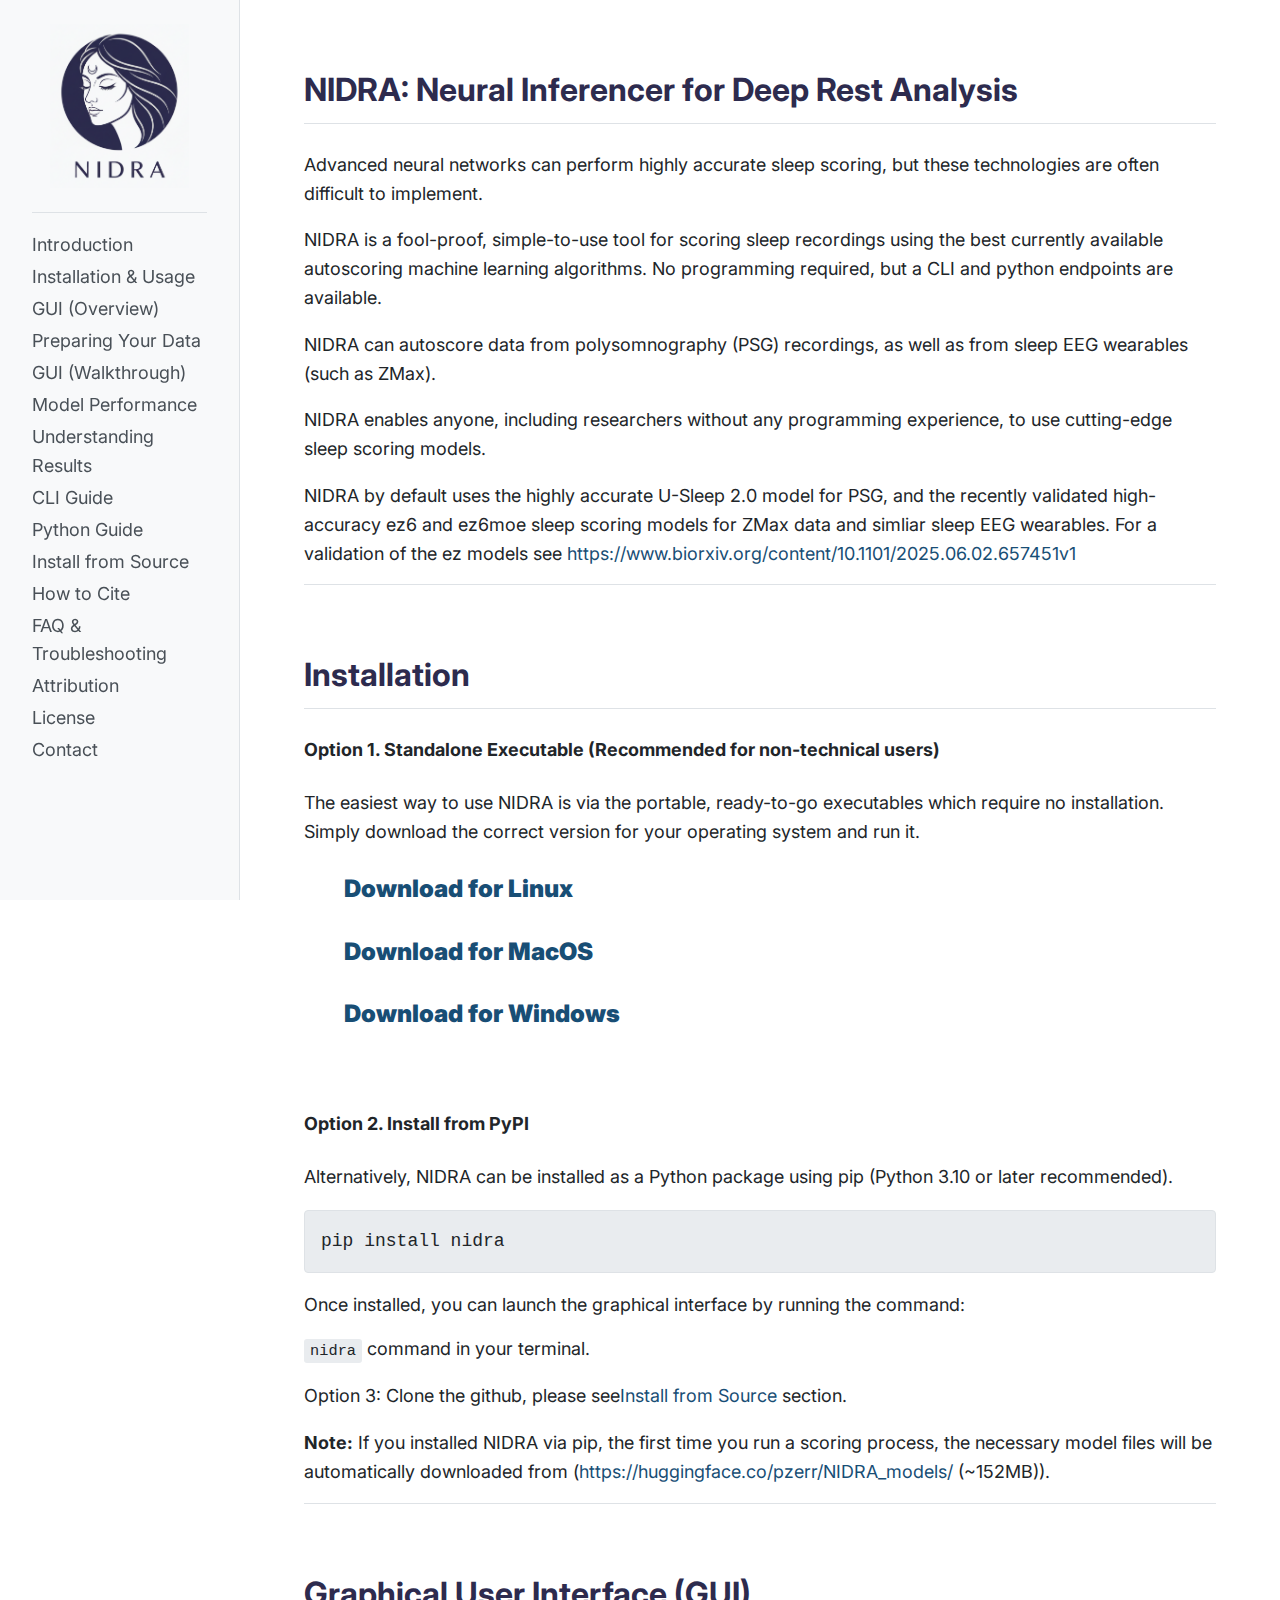
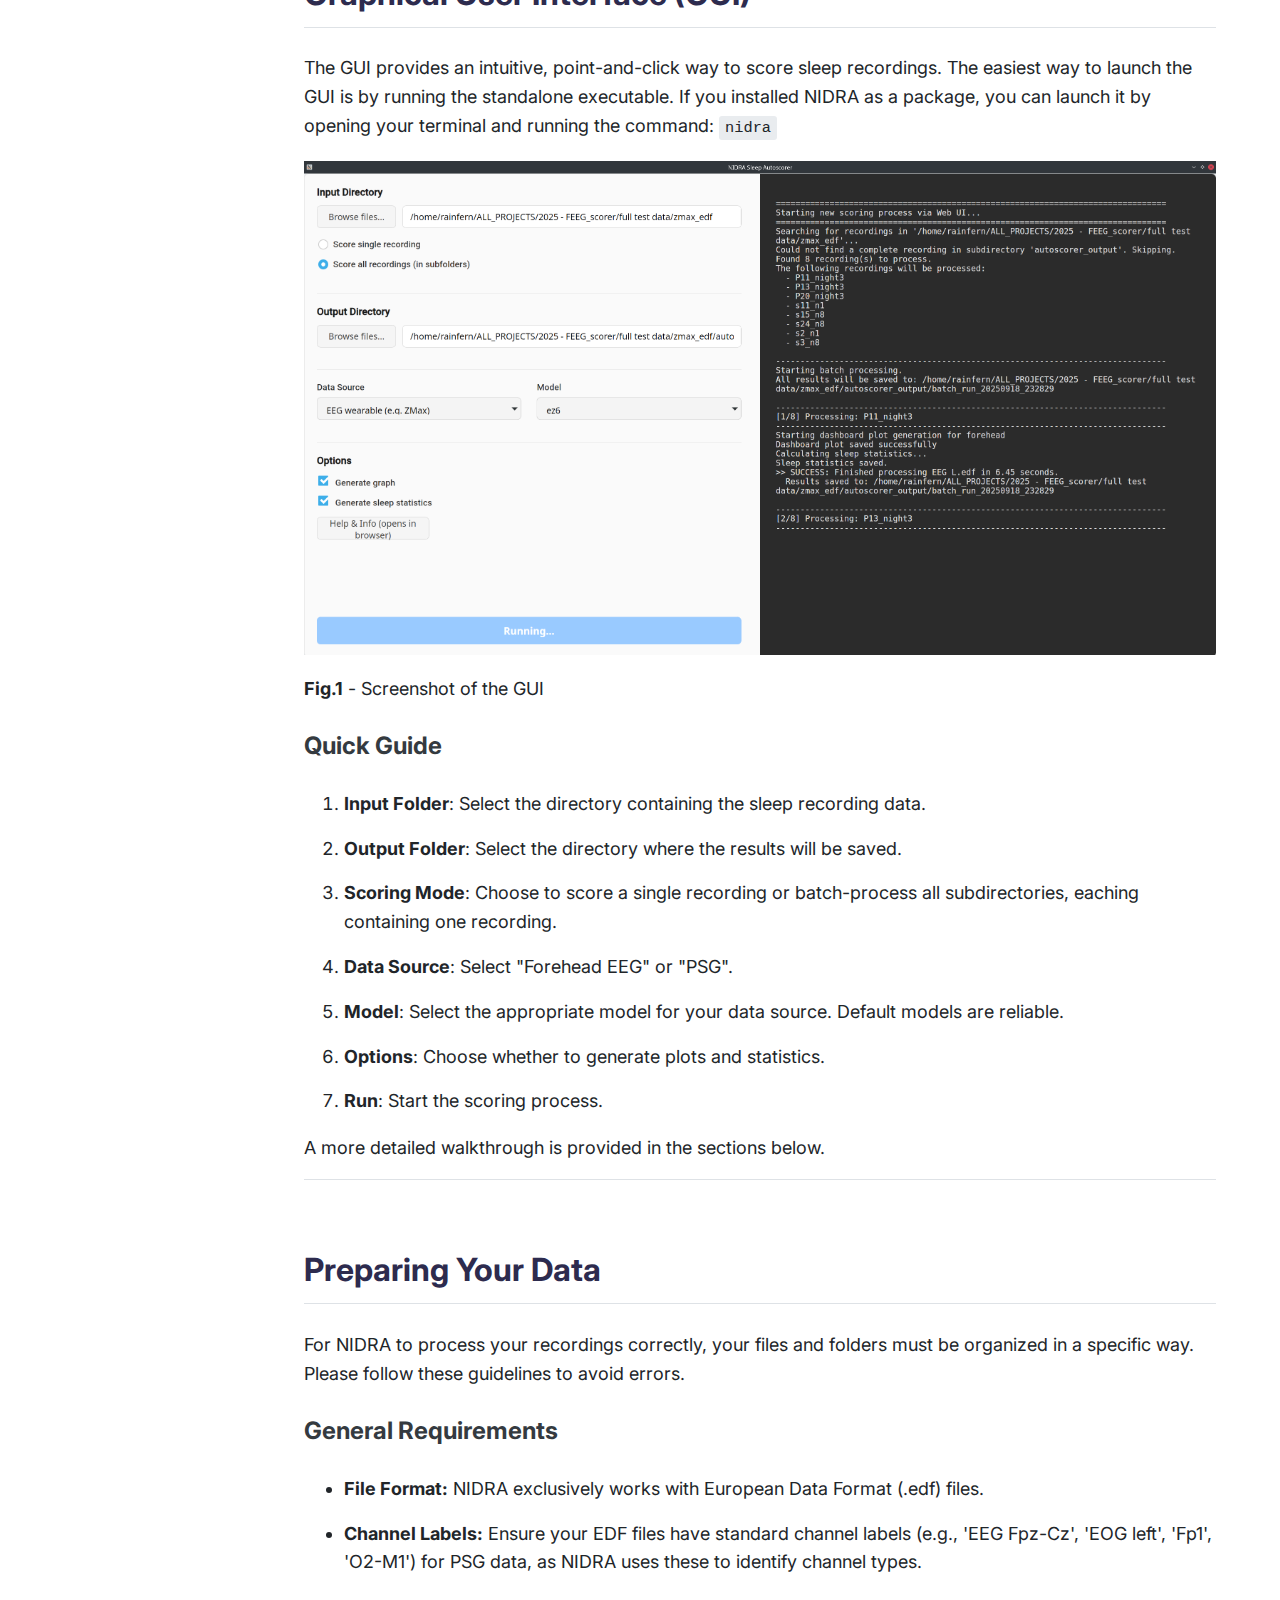
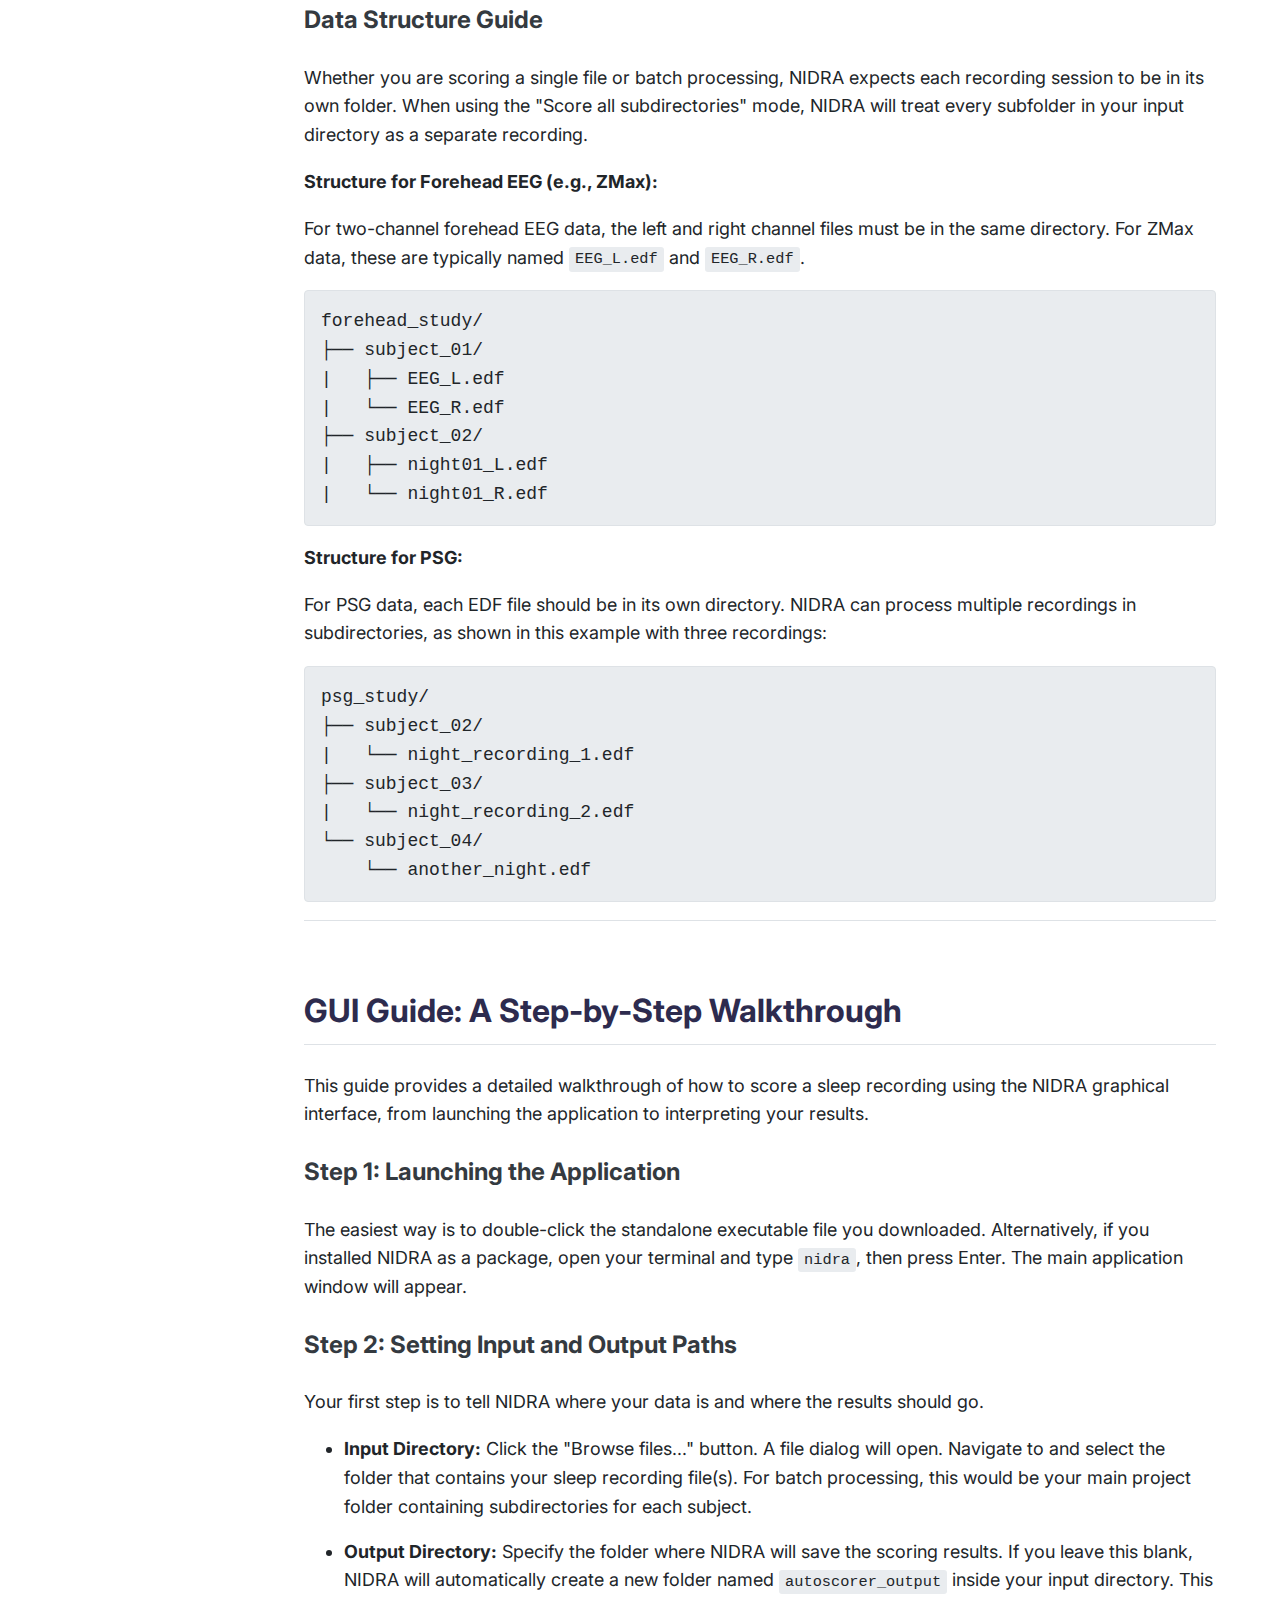
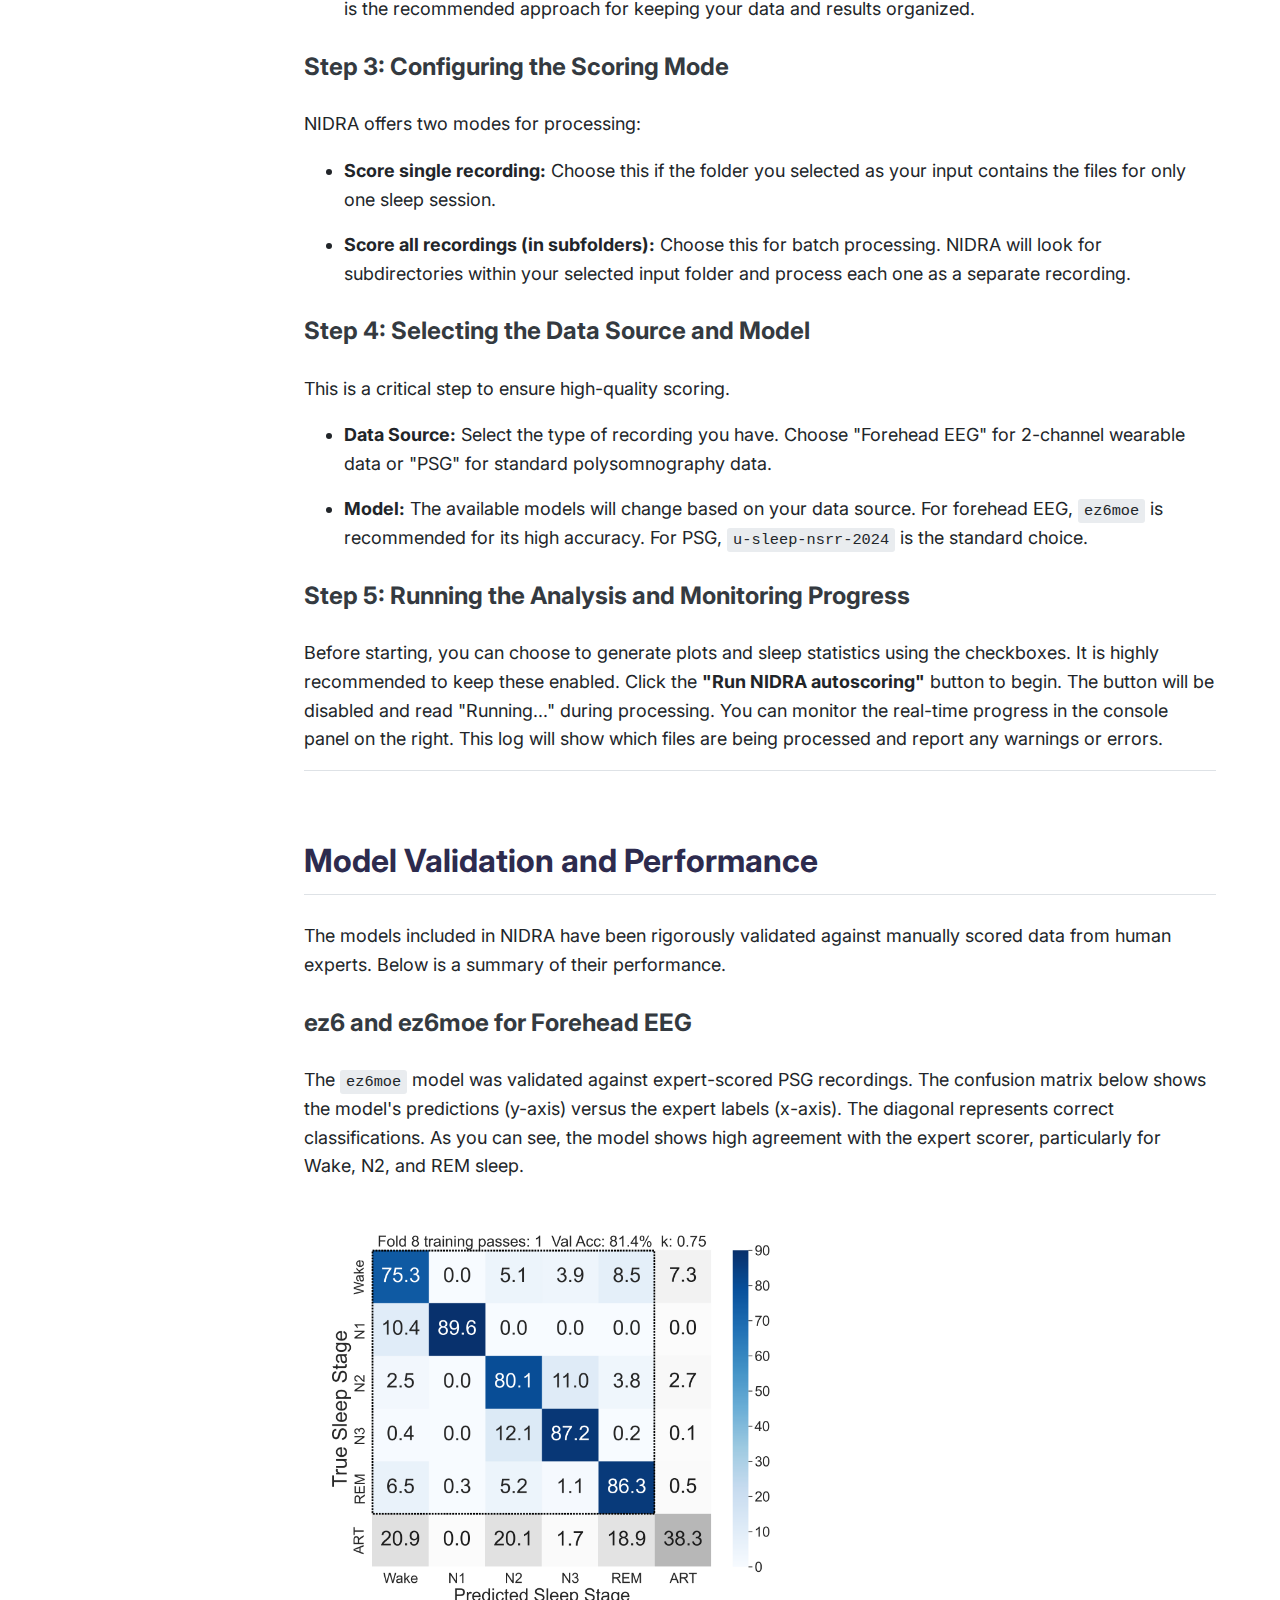
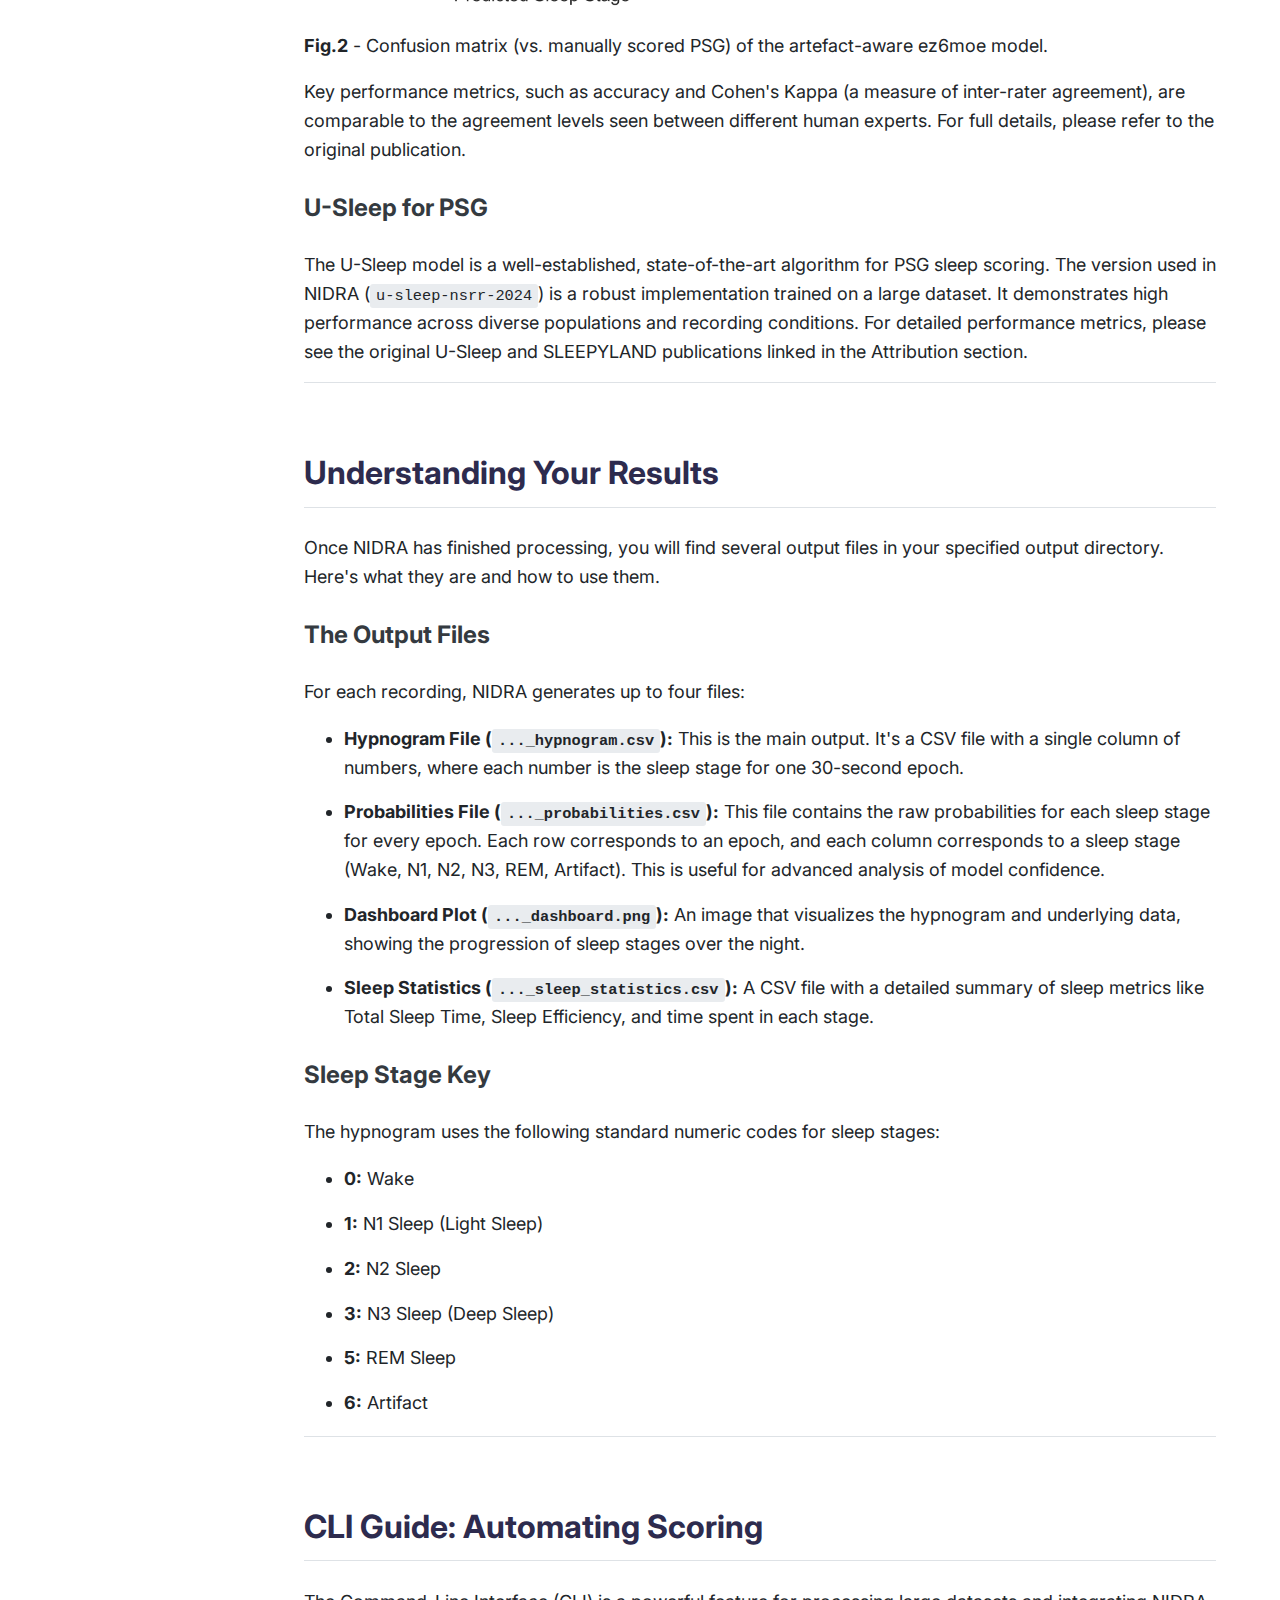
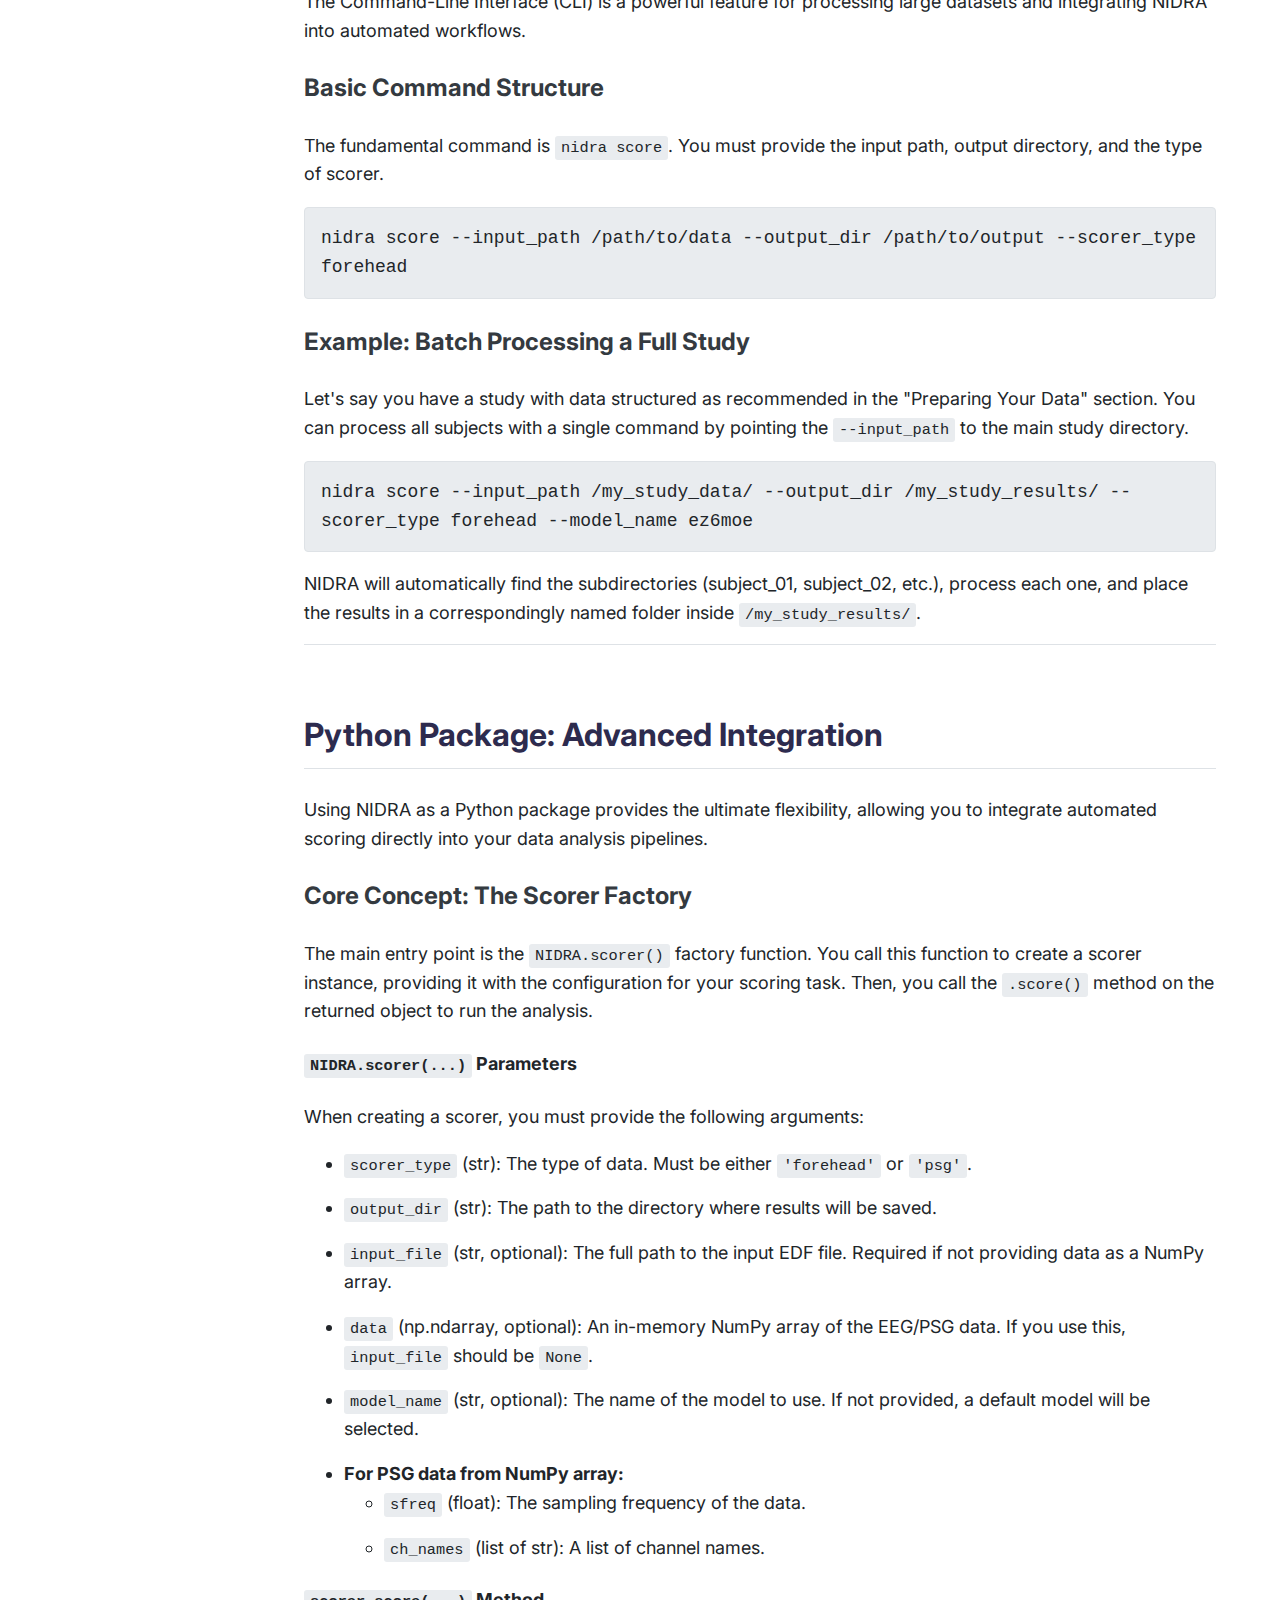
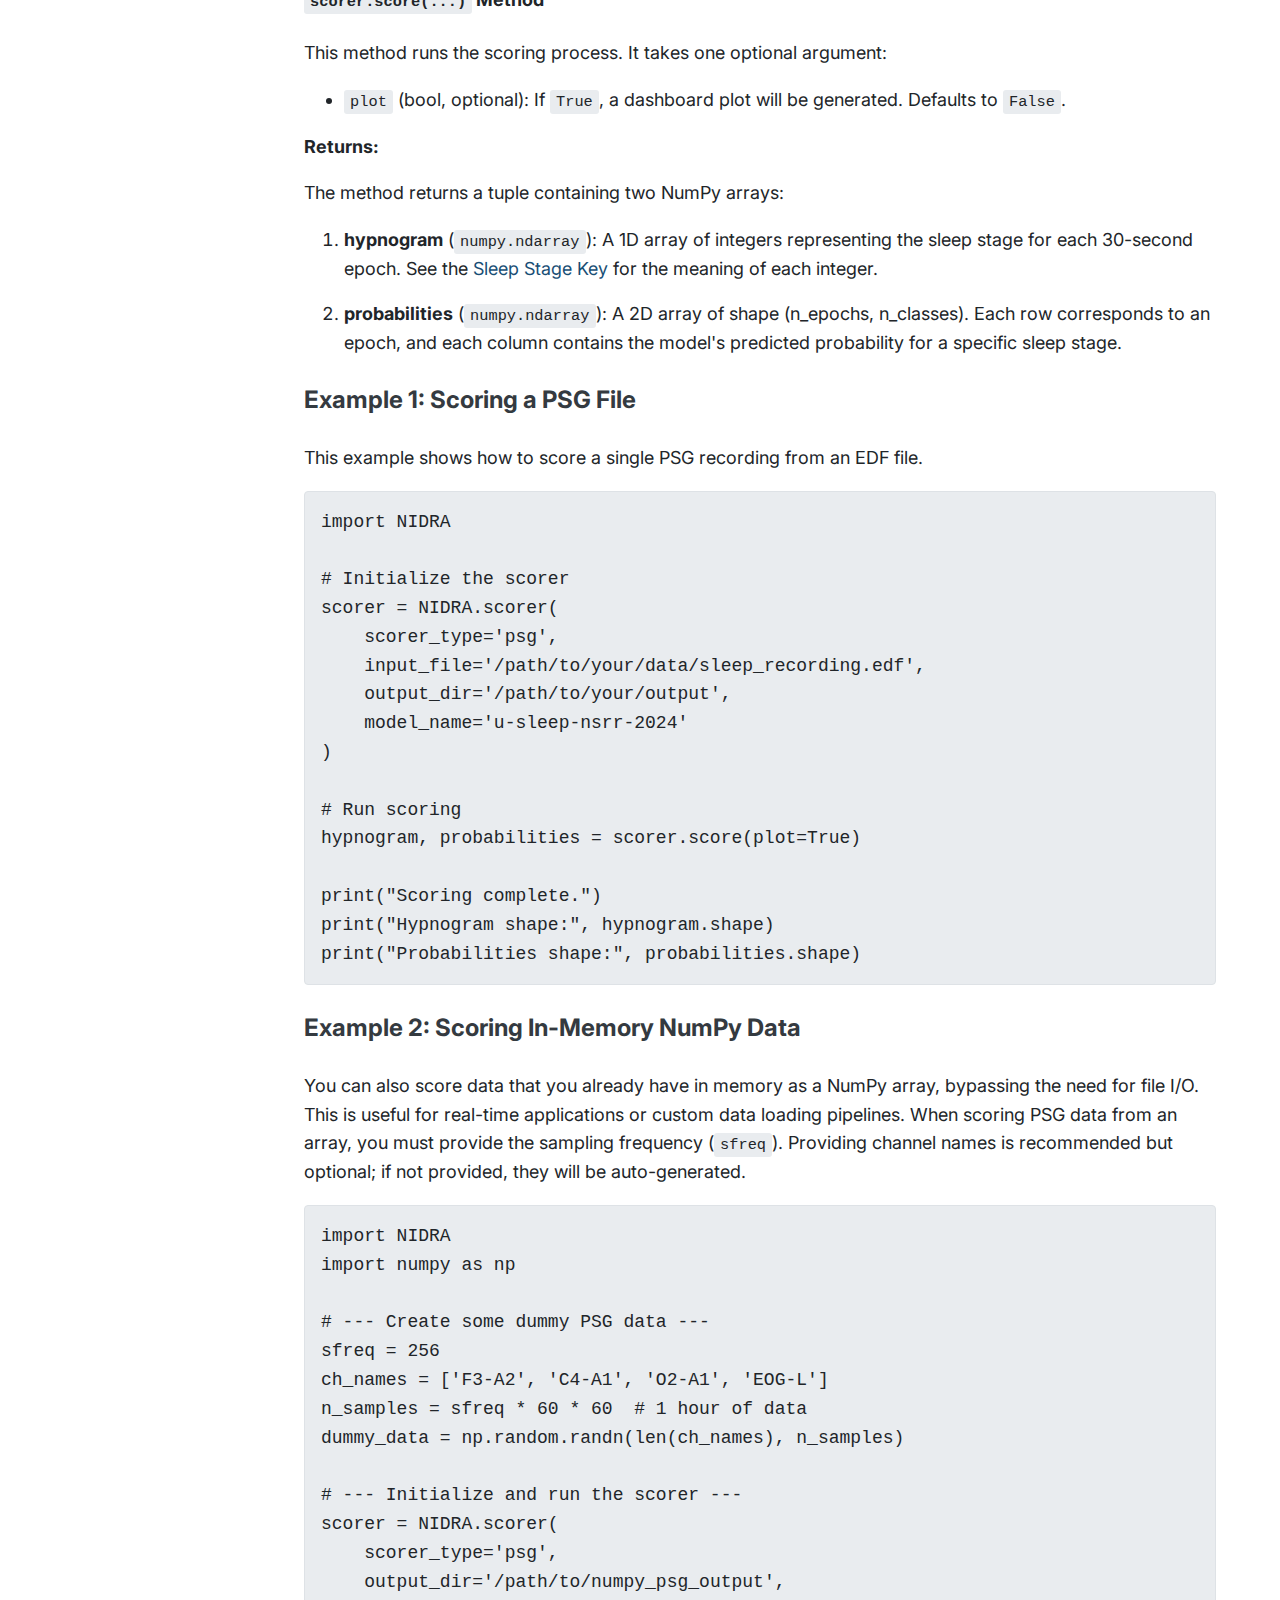
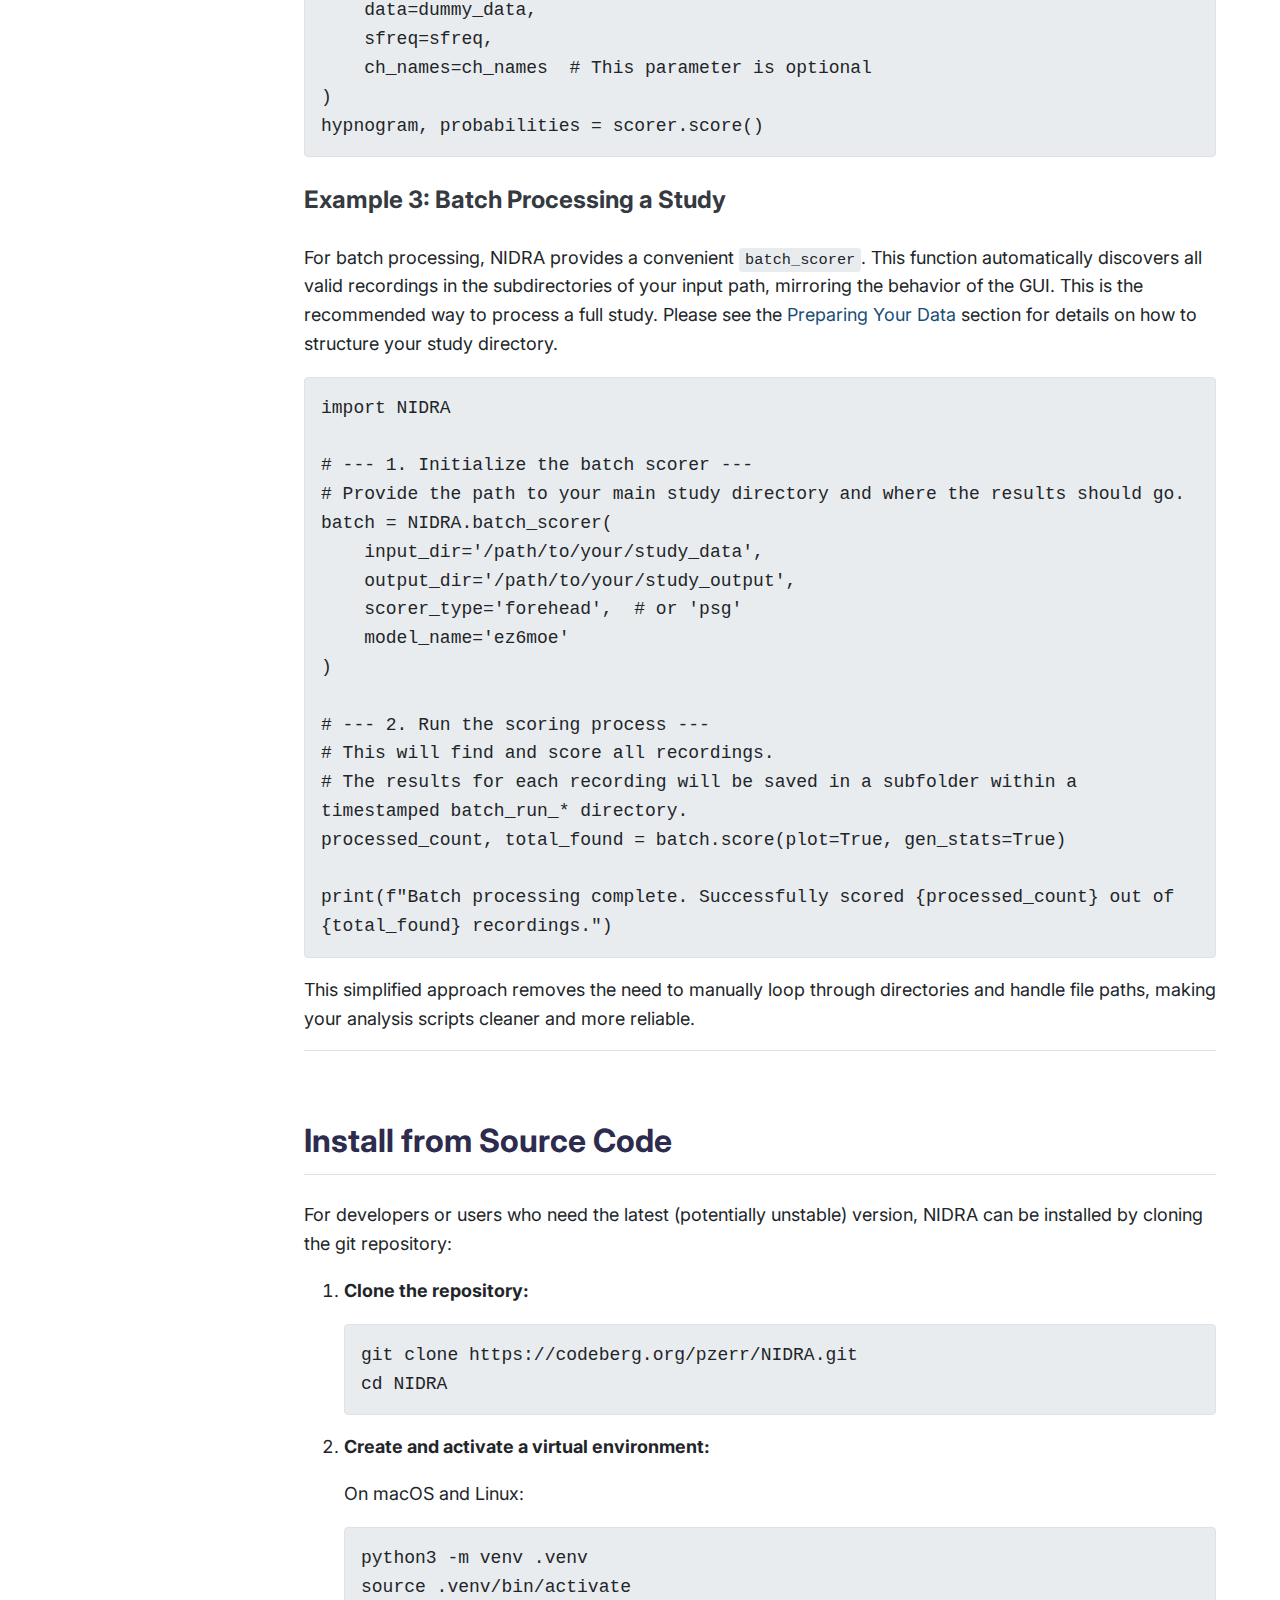
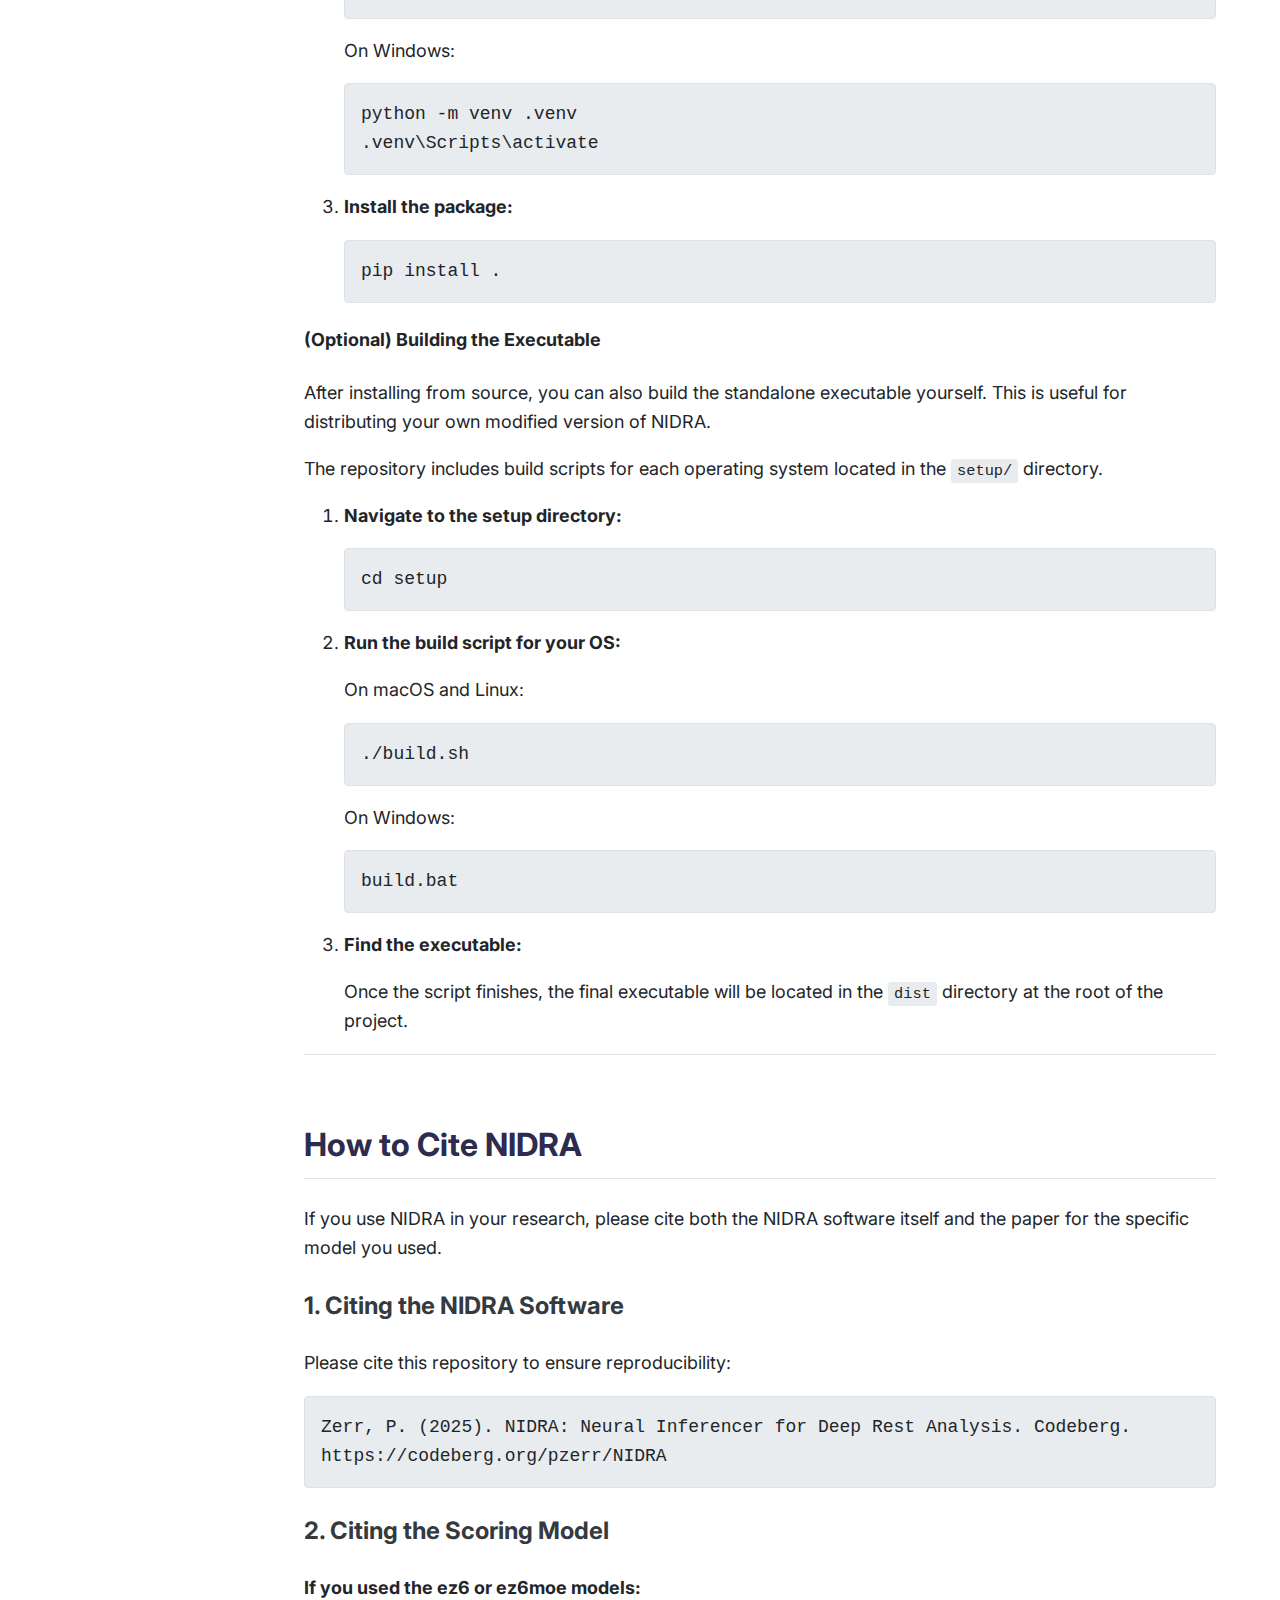
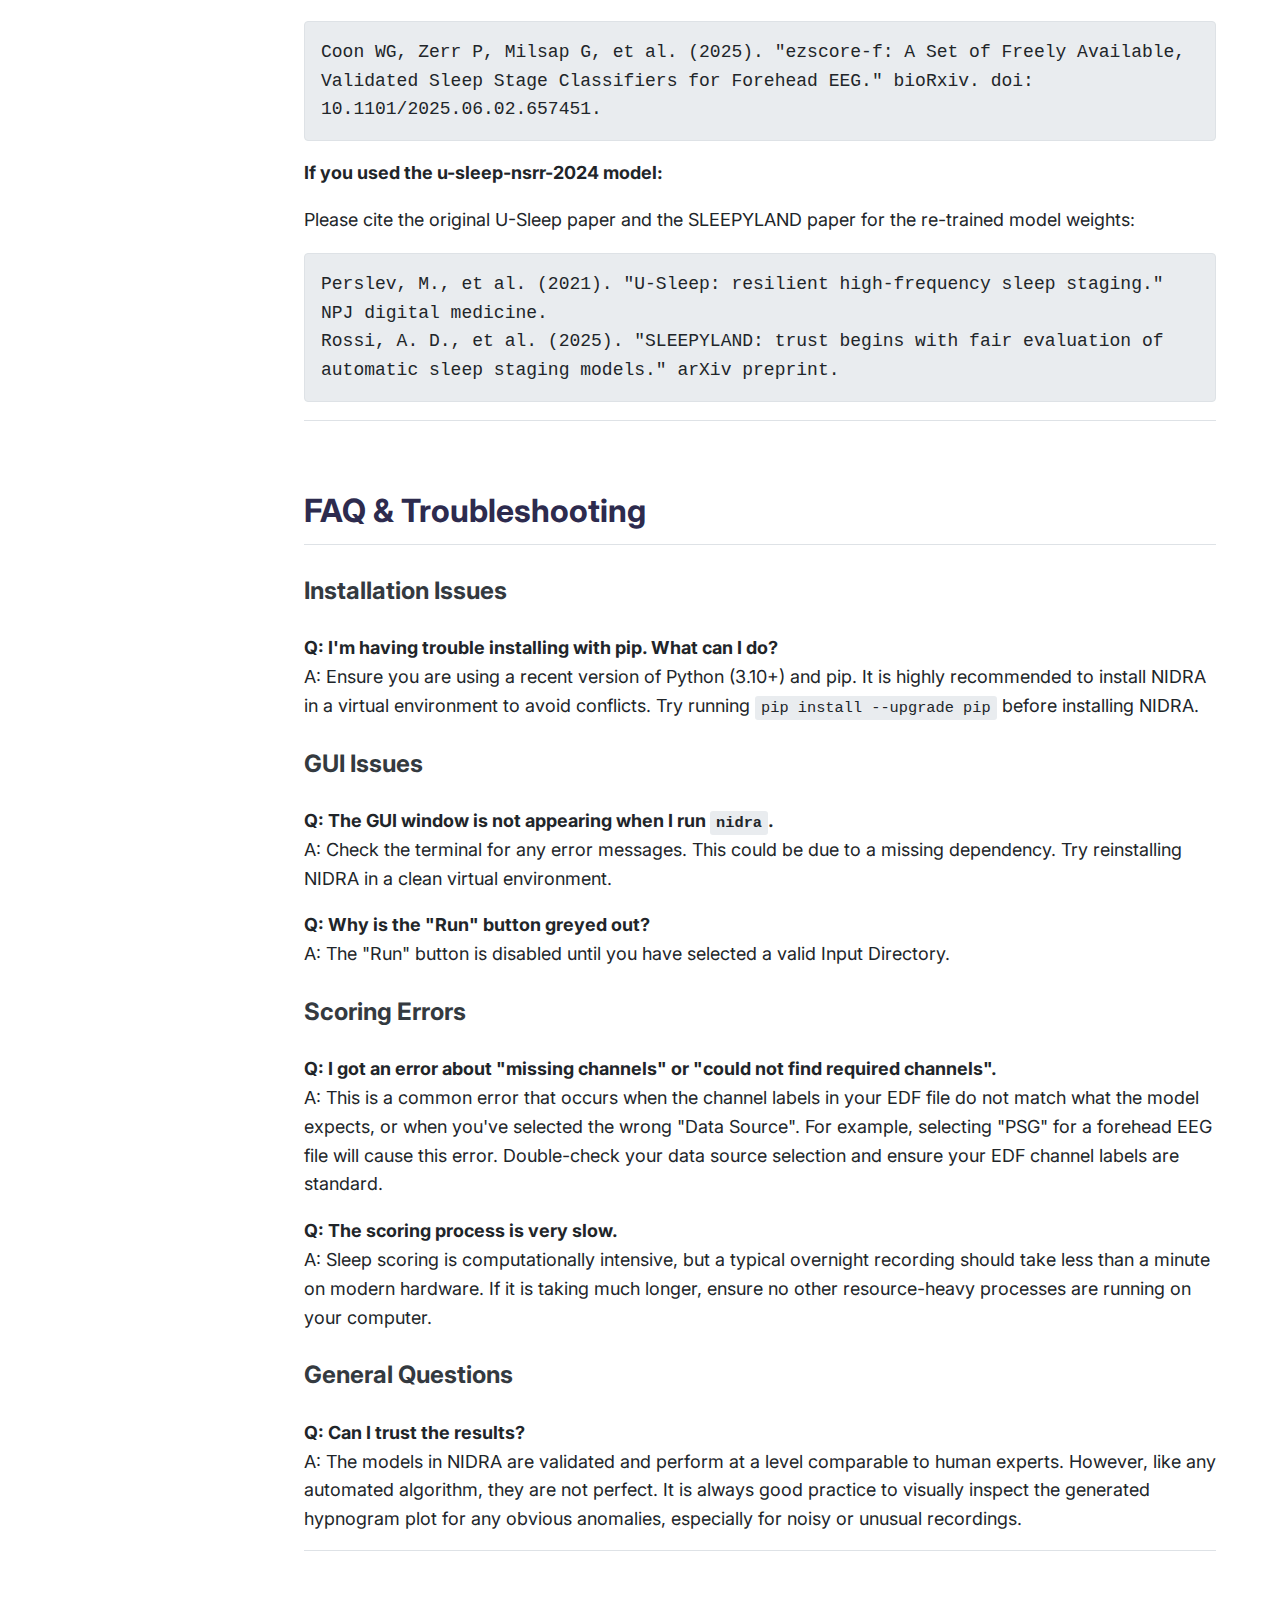
<file: docs/index.html>
<!DOCTYPE html>
<html lang="en">
<head>
    <meta charset="UTF-8">
    <meta name="viewport" content="width=device-width, initial-scale=1.0">
    <title>NIDRA User Manual</title>
    <link rel="stylesheet" href="style.css">
    <link rel="preconnect" href="https://fonts.googleapis.com">
    <link rel="preconnect" href="https://fonts.gstatic.com" crossorigin>
    <link href="https://fonts.googleapis.com/css2?family=Inter:wght@400;600&display=swap" rel="stylesheet">
</head>
<body>
    <nav class="sidebar">
        <div class="sidebar-header">
            <img src="logo.png" alt="NIDRA Logo" class="sidebar-logo">
        </div>
        <ul>
            <li><a href="#introduction">Introduction</a></li>
            <li><a href="#installation">Installation & Usage</a></li>
            <li><a href="#gui-guide">GUI (Overview)</a></li>
            <li><a href="#preparing-data">Preparing Your Data</a></li>
            <li><a href="#gui-walkthrough">GUI (Walkthrough)</a></li>
            <li><a href="#model-performance">Model Performance</a></li>
            <li><a href="#understanding-results">Understanding Results</a></li>
            <li><a href="#cli-guide">CLI Guide</a></li>
            <li><a href="#python-package">Python Guide</a></li>
            <li><a href="#install-from-source">Install from Source</a></li>
            <li><a href="#how-to-cite">How to Cite</a></li>
            <li><a href="#faq">FAQ & Troubleshooting</a></li>
            <li><a href="#attribution">Attribution</a></li>
            <li><a href="#license">License</a></li>
            <li><a href="#contact">Contact</a></li>
        </ul>
    </nav>
    <main class="content">
        <section id="introduction">
            <h2>NIDRA: Neural Inferencer for Deep Rest Analysis</h2>
            <p>Advanced neural networks can perform highly accurate sleep scoring, but these technologies are often difficult to implement.</p>
            <p>NIDRA is a fool-proof, simple-to-use tool for scoring sleep recordings using the best currently available autoscoring machine learning algorithms. No programming required, but a CLI and python endpoints are available.</p>
            <p>NIDRA can autoscore data from polysomnography (PSG) recordings, as well as from sleep EEG wearables (such as ZMax).</p>
            <p>NIDRA enables anyone, including researchers without any programming experience, to use cutting-edge sleep scoring models.</p>
            <p>NIDRA by default uses the highly accurate U-Sleep 2.0 model for PSG, and the recently validated high-accuracy ez6 and ez6moe sleep scoring models for ZMax data and simliar sleep EEG wearables. For a validation of the ez models see <a href="https://www.biorxiv.org/content/10.1101/2025.06.02.657451v1">https://www.biorxiv.org/content/10.1101/2025.06.02.657451v1</a></p>
        </section>

        <section id="installation">
            <h2>Installation</h2>
            <h4>Option 1. Standalone Executable (Recommended for non-technical users)</h4>
            <p>The easiest way to use NIDRA is via the portable, ready-to-go executables which require no installation. Simply download the correct version for your operating system and run it.</p>
            <ul>
                <h3><strong><a href="LINK">Download for Linux</a></strong></h3>
                <h3><strong><a href="LINK">Download for MacOS</a></strong></h3>
                <h3><strong><a href="LINK">Download for Windows</a></strong></h3>
                <br>
            </ul>
            <h4>Option 2. Install from PyPI</h4>
            <p>Alternatively, NIDRA can be installed as a Python package using pip (Python 3.10 or later recommended).</p>
            <pre><code>pip install nidra</code></pre>
            <p>Once installed, you can launch the graphical interface by running the command: </p> 
            <code>nidra</code> command in your terminal.</p>
            <p>Option 3: Clone the github, please see<a href="#install-from-source">Install from Source</a> section.</p>
            <p><strong>Note:</strong> If you installed NIDRA via pip, the first time you run a scoring process, the necessary model files will be automatically downloaded from (<a href="https://huggingface.co/pzerr/NIDRA_models/">https://huggingface.co/pzerr/NIDRA_models/</a> (~152MB)). </p>
        </section>

        <section id="gui-guide">
            <h2>Graphical User Interface (GUI)</h2>
            <p>The GUI provides an intuitive, point-and-click way to score sleep recordings. The easiest way to launch the GUI is by running the standalone executable. If you installed NIDRA as a package, you can launch it by opening your terminal and running the command: <code>nidra</code></p>
            <img src="gui.png" alt="Screenshot of the NIDRA GUI" style="width: 100%; max-width: 960px; display: block; margin: 20px 0;">
            <p><b>Fig.1</b> - Screenshot of the GUI</p>
            <h3>Quick Guide</h3>
            <ol>
                <li><strong>Input Folder</strong>: Select the directory containing the sleep recording data.</li>
                <li><strong>Output Folder</strong>: Select the directory where the results will be saved.</li>
                <li><strong>Scoring Mode</strong>: Choose to score a single recording or batch-process all subdirectories, eaching containing one recording.</li>
                <li><strong>Data Source</strong>: Select "Forehead EEG" or "PSG".</li>
                <li><strong>Model</strong>: Select the appropriate model for your data source. Default models are reliable.</li>
                <li><strong>Options</strong>: Choose whether to generate plots and statistics.</li>
                <li><strong>Run</strong>: Start the scoring process.</li>
            </ol>
            <p>A more detailed walkthrough is provided in the sections below.</p>
        </section>

        <section id="preparing-data">
            <h2>Preparing Your Data</h2>
            <p>For NIDRA to process your recordings correctly, your files and folders must be organized in a specific way. Please follow these guidelines to avoid errors.</p>
            <h3>General Requirements</h3>
            <ul>
                <li><strong>File Format:</strong> NIDRA exclusively works with European Data Format (.edf) files.</li>
                <li><strong>Channel Labels:</strong> Ensure your EDF files have standard channel labels (e.g., 'EEG Fpz-Cz', 'EOG left', 'Fp1', 'O2-M1') for PSG data, as NIDRA uses these to identify channel types.</li>
            </ul>
            <h3>Data Structure Guide</h3>
            <p>Whether you are scoring a single file or batch processing, NIDRA expects each recording session to be in its own folder. When using the "Score all subdirectories" mode, NIDRA will treat every subfolder in your input directory as a separate recording.</p>
            <p><strong>Structure for Forehead EEG (e.g., ZMax):</strong></p>
            <p>For two-channel forehead EEG data, the left and right channel files must be in the same directory. For ZMax data, these are typically named <code>EEG_L.edf</code> and <code>EEG_R.edf</code>.</p>
            <pre>
forehead_study/
├── subject_01/
|   ├── EEG_L.edf
|   └── EEG_R.edf
├── subject_02/
|   ├── night01_L.edf
|   └── night01_R.edf
</pre>
            <p><strong>Structure for PSG:</strong></p>
            <p>For PSG data, each EDF file should be in its own directory. NIDRA can process multiple recordings in subdirectories, as shown in this example with three recordings:</p>
            <pre>
psg_study/
├── subject_02/
|   └── night_recording_1.edf
├── subject_03/
|   └── night_recording_2.edf
└── subject_04/
    └── another_night.edf
</pre>
        </section>

        <section id="gui-walkthrough">
            <h2>GUI Guide: A Step-by-Step Walkthrough</h2>
            <p>This guide provides a detailed walkthrough of how to score a sleep recording using the NIDRA graphical interface, from launching the application to interpreting your results.</p>
            <h3>Step 1: Launching the Application</h3>
            <p>The easiest way is to double-click the standalone executable file you downloaded. Alternatively, if you installed NIDRA as a package, open your terminal and type <code>nidra</code>, then press Enter. The main application window will appear.</p>
            <h3>Step 2: Setting Input and Output Paths</h3>
            <p>Your first step is to tell NIDRA where your data is and where the results should go.</p>
            <ul>
                <li><strong>Input Directory:</strong> Click the "Browse files..." button. A file dialog will open. Navigate to and select the folder that contains your sleep recording file(s). For batch processing, this would be your main project folder containing subdirectories for each subject.</li>
                <li><strong>Output Directory:</strong> Specify the folder where NIDRA will save the scoring results. If you leave this blank, NIDRA will automatically create a new folder named <code>autoscorer_output</code> inside your input directory. This is the recommended approach for keeping your data and results organized.</li>
            </ul>
            <h3>Step 3: Configuring the Scoring Mode</h3>
            <p>NIDRA offers two modes for processing:</p>
            <ul>
                <li><strong>Score single recording:</strong> Choose this if the folder you selected as your input contains the files for only one sleep session.</li>
                <li><strong>Score all recordings (in subfolders):</strong> Choose this for batch processing. NIDRA will look for subdirectories within your selected input folder and process each one as a separate recording.</li>
            </ul>
            <h3>Step 4: Selecting the Data Source and Model</h3>
            <p>This is a critical step to ensure high-quality scoring.</p>
            <ul>
                <li><strong>Data Source:</strong> Select the type of recording you have. Choose "Forehead EEG" for 2-channel wearable data or "PSG" for standard polysomnography data.</li>
                <li><strong>Model:</strong> The available models will change based on your data source. For forehead EEG, <code>ez6moe</code> is recommended for its high accuracy. For PSG, <code>u-sleep-nsrr-2024</code> is the standard choice.</li>
            </ul>
            <h3>Step 5: Running the Analysis and Monitoring Progress</h3>
            <p>Before starting, you can choose to generate plots and sleep statistics using the checkboxes. It is highly recommended to keep these enabled. Click the <strong>"Run NIDRA autoscoring"</strong> button to begin. The button will be disabled and read "Running..." during processing. You can monitor the real-time progress in the console panel on the right. This log will show which files are being processed and report any warnings or errors.</p>
        </section>

        <section id="model-performance">
            <h2>Model Validation and Performance</h2>
            <p>The models included in NIDRA have been rigorously validated against manually scored data from human experts. Below is a summary of their performance.</p>
            <h3>ez6 and ez6moe for Forehead EEG</h3>
            <p>The <code>ez6moe</code> model was validated against expert-scored PSG recordings. The confusion matrix below shows the model's predictions (y-axis) versus the expert labels (x-axis). The diagonal represents correct classifications. As you can see, the model shows high agreement with the expert scorer, particularly for Wake, N2, and REM sleep.</p>
            <img src="matrix.png" alt="Confusion matrix of the ez6moe model" style="width: 60%; max-width: 600px; display: block; margin: 20px 0;">
            <p><b>Fig.2</b> - Confusion matrix (vs. manually scored PSG) of the artefact-aware ez6moe model.</p>
            <p>Key performance metrics, such as accuracy and Cohen's Kappa (a measure of inter-rater agreement), are comparable to the agreement levels seen between different human experts. For full details, please refer to the original publication.</p>
            <h3>U-Sleep for PSG</h3>
            <p>The U-Sleep model is a well-established, state-of-the-art algorithm for PSG sleep scoring. The version used in NIDRA (<code>u-sleep-nsrr-2024</code>) is a robust implementation trained on a large dataset. It demonstrates high performance across diverse populations and recording conditions. For detailed performance metrics, please see the original U-Sleep and SLEEPYLAND publications linked in the Attribution section.</p>
        </section>

        <section id="understanding-results">
            <h2>Understanding Your Results</h2>
            <p>Once NIDRA has finished processing, you will find several output files in your specified output directory. Here's what they are and how to use them.</p>
            <h3>The Output Files</h3>
            <p>For each recording, NIDRA generates up to four files:</p>
            <ul>
                <li><strong>Hypnogram File (<code>..._hypnogram.csv</code>):</strong> This is the main output. It's a CSV file with a single column of numbers, where each number is the sleep stage for one 30-second epoch.</li>
                <li><strong>Probabilities File (<code>..._probabilities.csv</code>):</strong> This file contains the raw probabilities for each sleep stage for every epoch. Each row corresponds to an epoch, and each column corresponds to a sleep stage (Wake, N1, N2, N3, REM, Artifact). This is useful for advanced analysis of model confidence.</li>
                <li><strong>Dashboard Plot (<code>..._dashboard.png</code>):</strong> An image that visualizes the hypnogram and underlying data, showing the progression of sleep stages over the night.</li>
                <li><strong>Sleep Statistics (<code>..._sleep_statistics.csv</code>):</strong> A CSV file with a detailed summary of sleep metrics like Total Sleep Time, Sleep Efficiency, and time spent in each stage.</li>
            </ul>
            
            <h3>Sleep Stage Key</h3>
            <p>The hypnogram uses the following standard numeric codes for sleep stages:</p>
            <ul>
                <li><strong>0:</strong> Wake</li>
                <li><strong>1:</strong> N1 Sleep (Light Sleep)</li>
                <li><strong>2:</strong> N2 Sleep</li>
                <li><strong>3:</strong> N3 Sleep (Deep Sleep)</li>
                <li><strong>5:</strong> REM Sleep</li>
                <li><strong>6:</strong> Artifact</li>
            </ul>
        </section>

        <section id="cli-guide">
            <h2>CLI Guide: Automating Scoring</h2>
            <p>The Command-Line Interface (CLI) is a powerful feature for processing large datasets and integrating NIDRA into automated workflows.</p>
            <h3>Basic Command Structure</h3>
            <p>The fundamental command is <code>nidra score</code>. You must provide the input path, output directory, and the type of scorer.</p>
            <pre><code>nidra score --input_path /path/to/data --output_dir /path/to/output --scorer_type forehead</code></pre>
            <h3>Example: Batch Processing a Full Study</h3>
            <p>Let's say you have a study with data structured as recommended in the "Preparing Your Data" section. You can process all subjects with a single command by pointing the <code>--input_path</code> to the main study directory.</p>
            <pre><code>nidra score --input_path /my_study_data/ --output_dir /my_study_results/ --scorer_type forehead --model_name ez6moe</code></pre>
            <p>NIDRA will automatically find the subdirectories (subject_01, subject_02, etc.), process each one, and place the results in a correspondingly named folder inside <code>/my_study_results/</code>.</p>
        </section>

        <section id="python-package">
            <h2>Python Package: Advanced Integration</h2>
            <p>Using NIDRA as a Python package provides the ultimate flexibility, allowing you to integrate automated scoring directly into your data analysis pipelines.</p>
            <h3>Core Concept: The Scorer Factory</h3>
            <p>The main entry point is the <code>NIDRA.scorer()</code> factory function. You call this function to create a scorer instance, providing it with the configuration for your scoring task. Then, you call the <code>.score()</code> method on the returned object to run the analysis.</p>
            
            <h4><code>NIDRA.scorer(...)</code> Parameters</h4>
            <p>When creating a scorer, you must provide the following arguments:</p>
            <ul>
                <li><code>scorer_type</code> (str): The type of data. Must be either <code>'forehead'</code> or <code>'psg'</code>.</li>
                <li><code>output_dir</code> (str): The path to the directory where results will be saved.</li>
                <li><code>input_file</code> (str, optional): The full path to the input EDF file. Required if not providing data as a NumPy array.</li>
                <li><code>data</code> (np.ndarray, optional): An in-memory NumPy array of the EEG/PSG data. If you use this, <code>input_file</code> should be <code>None</code>.</li>
                <li><code>model_name</code> (str, optional): The name of the model to use. If not provided, a default model will be selected.</li>
                <li><strong>For PSG data from NumPy array:</strong>
                    <ul>
                        <li><code>sfreq</code> (float): The sampling frequency of the data.</li>
                        <li><code>ch_names</code> (list of str): A list of channel names.</li>
                    </ul>
                </li>
            </ul>

            <h4><code>scorer.score(...)</code> Method</h4>
            <p>This method runs the scoring process. It takes one optional argument:</p>
            <ul>
                <li><code>plot</code> (bool, optional): If <code>True</code>, a dashboard plot will be generated. Defaults to <code>False</code>.</li>
            </ul>
            <p><strong>Returns:</strong></p>
            <p>The method returns a tuple containing two NumPy arrays:</p>
            <ol>
                <li><strong>hypnogram</strong> (<code>numpy.ndarray</code>): A 1D array of integers representing the sleep stage for each 30-second epoch. See the <a href="#understanding-results">Sleep Stage Key</a> for the meaning of each integer.</li>
                <li><strong>probabilities</strong> (<code>numpy.ndarray</code>): A 2D array of shape (n_epochs, n_classes). Each row corresponds to an epoch, and each column contains the model's predicted probability for a specific sleep stage.</li>
            </ol>

            <h3>Example 1: Scoring a PSG File</h3>
            <p>This example shows how to score a single PSG recording from an EDF file.</p>
            <pre>
import NIDRA

# Initialize the scorer
scorer = NIDRA.scorer(
    scorer_type='psg',
    input_file='/path/to/your/data/sleep_recording.edf',
    output_dir='/path/to/your/output',
    model_name='u-sleep-nsrr-2024'
)

# Run scoring
hypnogram, probabilities = scorer.score(plot=True)

print("Scoring complete.")
print("Hypnogram shape:", hypnogram.shape)
print("Probabilities shape:", probabilities.shape)
</pre>

            <h3>Example 2: Scoring In-Memory NumPy Data</h3>
            <p>You can also score data that you already have in memory as a NumPy array, bypassing the need for file I/O. This is useful for real-time applications or custom data loading pipelines. When scoring PSG data from an array, you must provide the sampling frequency (<code>sfreq</code>). Providing channel names is recommended but optional; if not provided, they will be auto-generated.</p>
            <pre>
import NIDRA
import numpy as np

# --- Create some dummy PSG data ---
sfreq = 256
ch_names = ['F3-A2', 'C4-A1', 'O2-A1', 'EOG-L']
n_samples = sfreq * 60 * 60  # 1 hour of data
dummy_data = np.random.randn(len(ch_names), n_samples)

# --- Initialize and run the scorer ---
scorer = NIDRA.scorer(
    scorer_type='psg',
    output_dir='/path/to/numpy_psg_output',
    data=dummy_data,
    sfreq=sfreq,
    ch_names=ch_names  # This parameter is optional
)
hypnogram, probabilities = scorer.score()
</pre>
            <h3>Example 3: Batch Processing a Study</h3>
            <p>For batch processing, NIDRA provides a convenient <code>batch_scorer</code>. This function automatically discovers all valid recordings in the subdirectories of your input path, mirroring the behavior of the GUI. This is the recommended way to process a full study. Please see the <a href="#preparing-data">Preparing Your Data</a> section for details on how to structure your study directory.</p>
            <pre>
import NIDRA

# --- 1. Initialize the batch scorer ---
# Provide the path to your main study directory and where the results should go.
batch = NIDRA.batch_scorer(
    input_dir='/path/to/your/study_data',
    output_dir='/path/to/your/study_output',
    scorer_type='forehead',  # or 'psg'
    model_name='ez6moe'
)

# --- 2. Run the scoring process ---
# This will find and score all recordings.
# The results for each recording will be saved in a subfolder within a timestamped batch_run_* directory.
processed_count, total_found = batch.score(plot=True, gen_stats=True)

print(f"Batch processing complete. Successfully scored {processed_count} out of {total_found} recordings.")
</pre>
            <p>This simplified approach removes the need to manually loop through directories and handle file paths, making your analysis scripts cleaner and more reliable.</p>
        </section>

        <section id="install-from-source">
            <h2>Install from Source Code</h2>
            <p>For developers or users who need the latest (potentially unstable) version, NIDRA can be installed by cloning the git repository:</p>
            <ol>
                <li><strong>Clone the repository:</strong>
                    <pre><code>git clone https://codeberg.org/pzerr/NIDRA.git
cd NIDRA</code></pre>
                </li>
                <li><strong>Create and activate a virtual environment:</strong>
                    <p>On macOS and Linux:</p>
                    <pre><code>python3 -m venv .venv
source .venv/bin/activate</code></pre>
                    <p>On Windows:</p>
                    <pre><code>python -m venv .venv
.venv\Scripts\activate</code></pre>
                </li>
                <li><strong>Install the package:</strong>
                    <pre><code>pip install .</code></pre>
                </li>
            </ol>
            <h4>(Optional) Building the Executable</h4>
            <p>After installing from source, you can also build the standalone executable yourself. This is useful for distributing your own modified version of NIDRA.</p>
            <p>The repository includes build scripts for each operating system located in the <code>setup/</code> directory.</p>
            <ol>
                <li><strong>Navigate to the setup directory:</strong>
                    <pre><code>cd setup</code></pre>
                </li>
                <li><strong>Run the build script for your OS:</strong>
                    <p>On macOS and Linux:</p>
                    <pre><code>./build.sh</code></pre>
                    <p>On Windows:</p>
                    <pre><code>build.bat</code></pre>
                </li>
                <li><strong>Find the executable:</strong>
                    <p>Once the script finishes, the final executable will be located in the <code>dist</code> directory at the root of the project.</p>
                </li>
            </ol>
        </section>

        <section id="how-to-cite">
            <h2>How to Cite NIDRA</h2>
            <p>If you use NIDRA in your research, please cite both the NIDRA software itself and the paper for the specific model you used.</p>
            <h3>1. Citing the NIDRA Software</h3>
            <p>Please cite this repository to ensure reproducibility:</p>
            <pre>
Zerr, P. (2025). NIDRA: Neural Inferencer for Deep Rest Analysis. Codeberg. https://codeberg.org/pzerr/NIDRA
</pre>
            <h3>2. Citing the Scoring Model</h3>
            <p><strong>If you used the ez6 or ez6moe models:</strong></p>
            <pre>
Coon WG, Zerr P, Milsap G, et al. (2025). "ezscore-f: A Set of Freely Available, Validated Sleep Stage Classifiers for Forehead EEG." bioRxiv. doi: 10.1101/2025.06.02.657451.
</pre>
            <p><strong>If you used the u-sleep-nsrr-2024 model:</strong></p>
            <p>Please cite the original U-Sleep paper and the SLEEPYLAND paper for the re-trained model weights:</p>
            <pre>
Perslev, M., et al. (2021). "U-Sleep: resilient high-frequency sleep staging." NPJ digital medicine.
Rossi, A. D., et al. (2025). "SLEEPYLAND: trust begins with fair evaluation of automatic sleep staging models." arXiv preprint.
</pre>
        </section>

        <section id="faq">
            <h2>FAQ & Troubleshooting</h2>
            <h3>Installation Issues</h3>
            <p><strong>Q: I'm having trouble installing with pip. What can I do?</strong><br>
            A: Ensure you are using a recent version of Python (3.10+) and pip. It is highly recommended to install NIDRA in a virtual environment to avoid conflicts. Try running <code>pip install --upgrade pip</code> before installing NIDRA.</p>
            <h3>GUI Issues</h3>
            <p><strong>Q: The GUI window is not appearing when I run <code>nidra</code>.</strong><br>
            A: Check the terminal for any error messages. This could be due to a missing dependency. Try reinstalling NIDRA in a clean virtual environment.</p>
            <p><strong>Q: Why is the "Run" button greyed out?</strong><br>
            A: The "Run" button is disabled until you have selected a valid Input Directory.</p>
            <h3>Scoring Errors</h3>
            <p><strong>Q: I got an error about "missing channels" or "could not find required channels".</strong><br>
            A: This is a common error that occurs when the channel labels in your EDF file do not match what the model expects, or when you've selected the wrong "Data Source". For example, selecting "PSG" for a forehead EEG file will cause this error. Double-check your data source selection and ensure your EDF channel labels are standard.</p>
            <p><strong>Q: The scoring process is very slow.</strong><br>
            A: Sleep scoring is computationally intensive, but a typical overnight recording should take less than a minute on modern hardware. If it is taking much longer, ensure no other resource-heavy processes are running on your computer.</p>
            <h3>General Questions</h3>
            <p><strong>Q: Can I trust the results?</strong><br>
            A: The models in NIDRA are validated and perform at a level comparable to human experts. However, like any automated algorithm, they are not perfect. It is always good practice to visually inspect the generated hypnogram plot for any obvious anomalies, especially for noisy or unusual recordings.</p>
        </section>

        <section id="attribution">
            <h2>Attribution</h2>
            <p>ez6 and ez6moe models were developed by Coon et al., see:
            <br>Coon WG, Zerr P, Milsap G, Sikder N, Smith M, Dresler M, Reid M.
            <br>"ezscore-f: A Set of Freely Available, Validated Sleep Stage Classifiers for Forehead EEG."
            <br><a href="https://www.biorxiv.org/content/10.1101/2025.06.02.657451v1">https://www.biorxiv.org/content/10.1101/2025.06.02.657451v1</a>
            <br><a href="https://github.com/coonwg1/ezscore">github.com/coonwg1/ezscore</a></p>
            
            <p>U-Sleep models were developed by  Perslev et al., see:
            <br>Perslev, M., Darkner, S., Kempfner, L., Nikolic, M., Jennum, P. J., & Igel, C. (2021).
            <br>U-Sleep: resilient high-frequency sleep staging. NPJ digital medicine
            <br><a href="https://www.nature.com/articles/s41746-021-00440-5">https://www.nature.com/articles/s41746-021-00440-5</a>
            <br><a href="https://github.com/perslev/U-Time">https://github.com/perslev/U-Time</a></p>

            <p>The U-Sleep model weights used in this repo were re-trained by Rossi et al., see:
            <br>Rossi, A. D., Metaldi, M., Bechny, M., Filchenko, I., van der Meer, J., Schmidt, M. H., ... & Fiorillo, L. (2025).
            <br>SLEEPYLAND: trust begins with fair evaluation of automatic sleep staging models. arXiv preprint arXiv:2506.08574.
            <br><a href="https://arxiv.org/abs/2506.08574v1">https://arxiv.org/abs/2506.08574v1</a></p>
        </section>

        <section id="license">
            <h2>License</h2>
            <p>This project is licensed under the MIT License. See the LICENSE file for details.</p>
        </section>

        <section id="contact">
            <h2>Contact</h2>
            <p>For questions, bug reports, or feedback, please contact Paul Zerr at <a href="mailto:zerr.paul@gmail.com">zerr.paul@gmail.com</a>.</p>
        </section>

    </main>
</body>
</html>
</file>
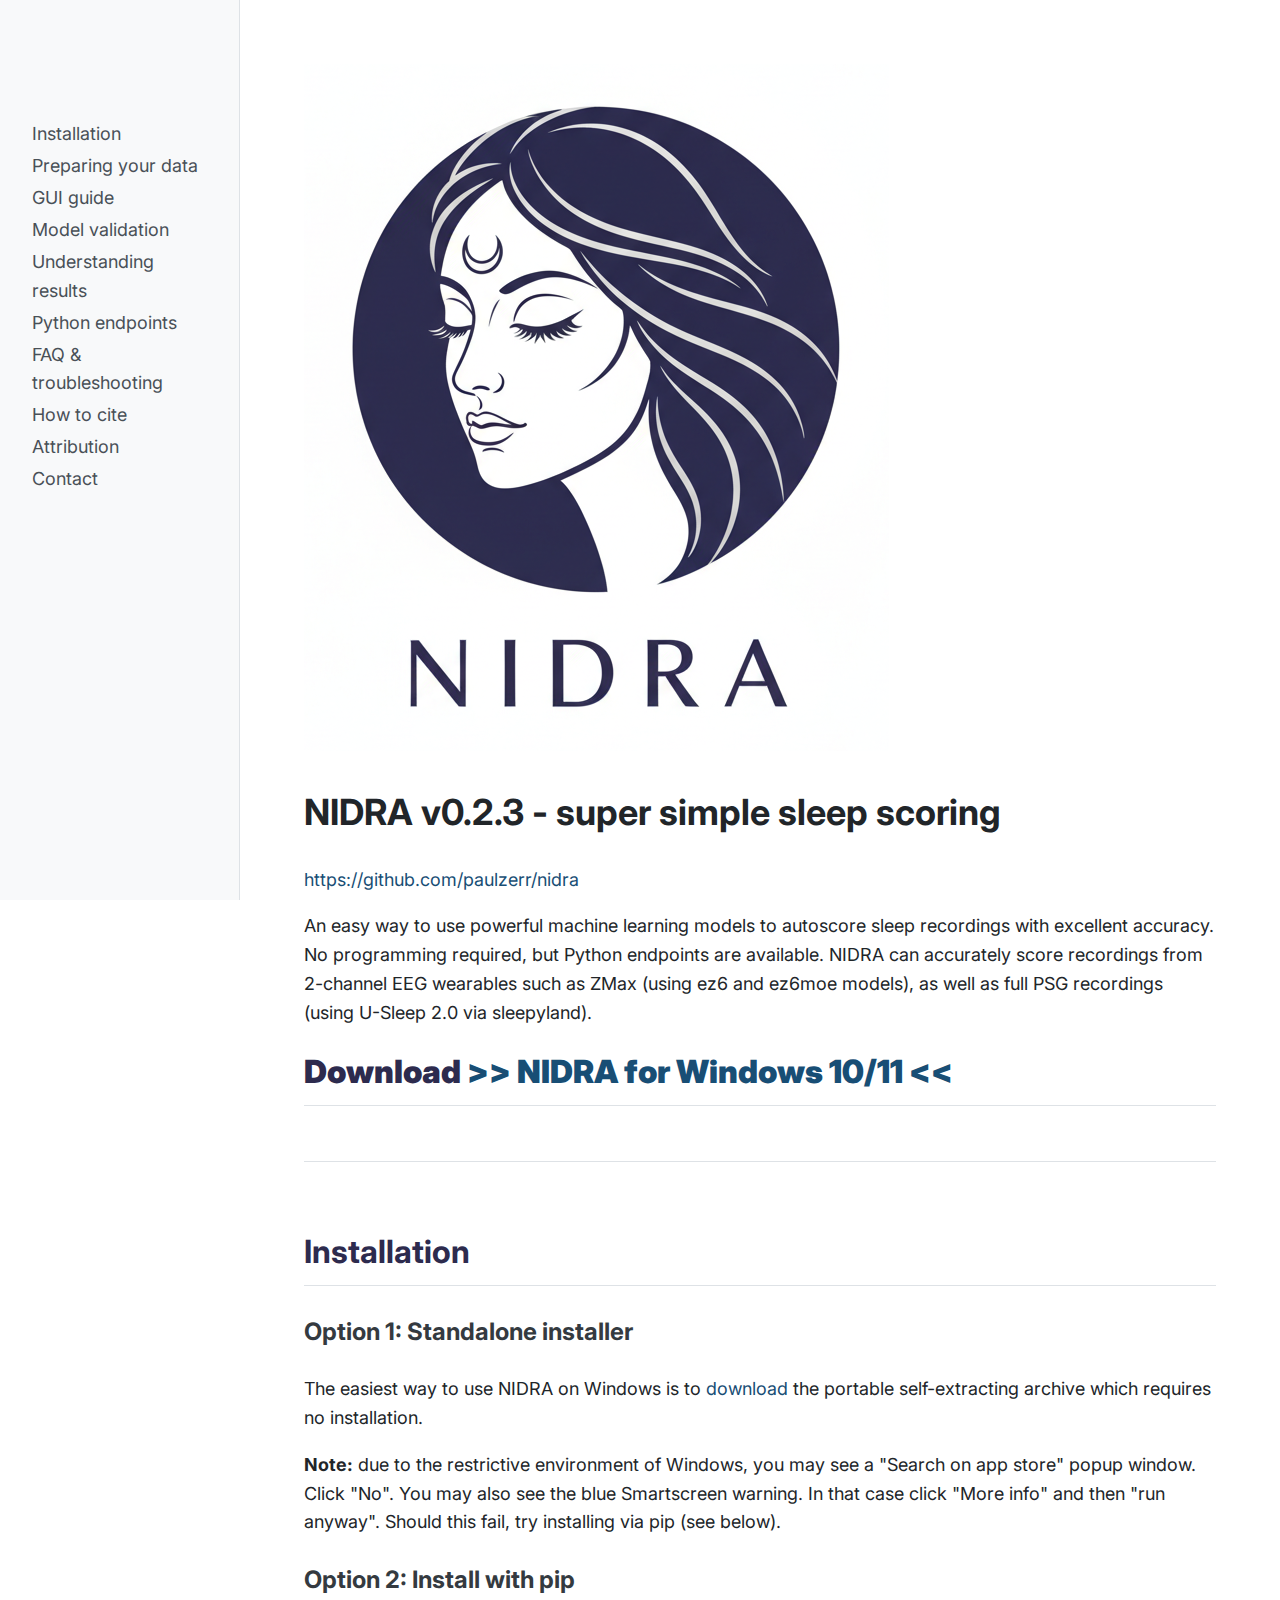
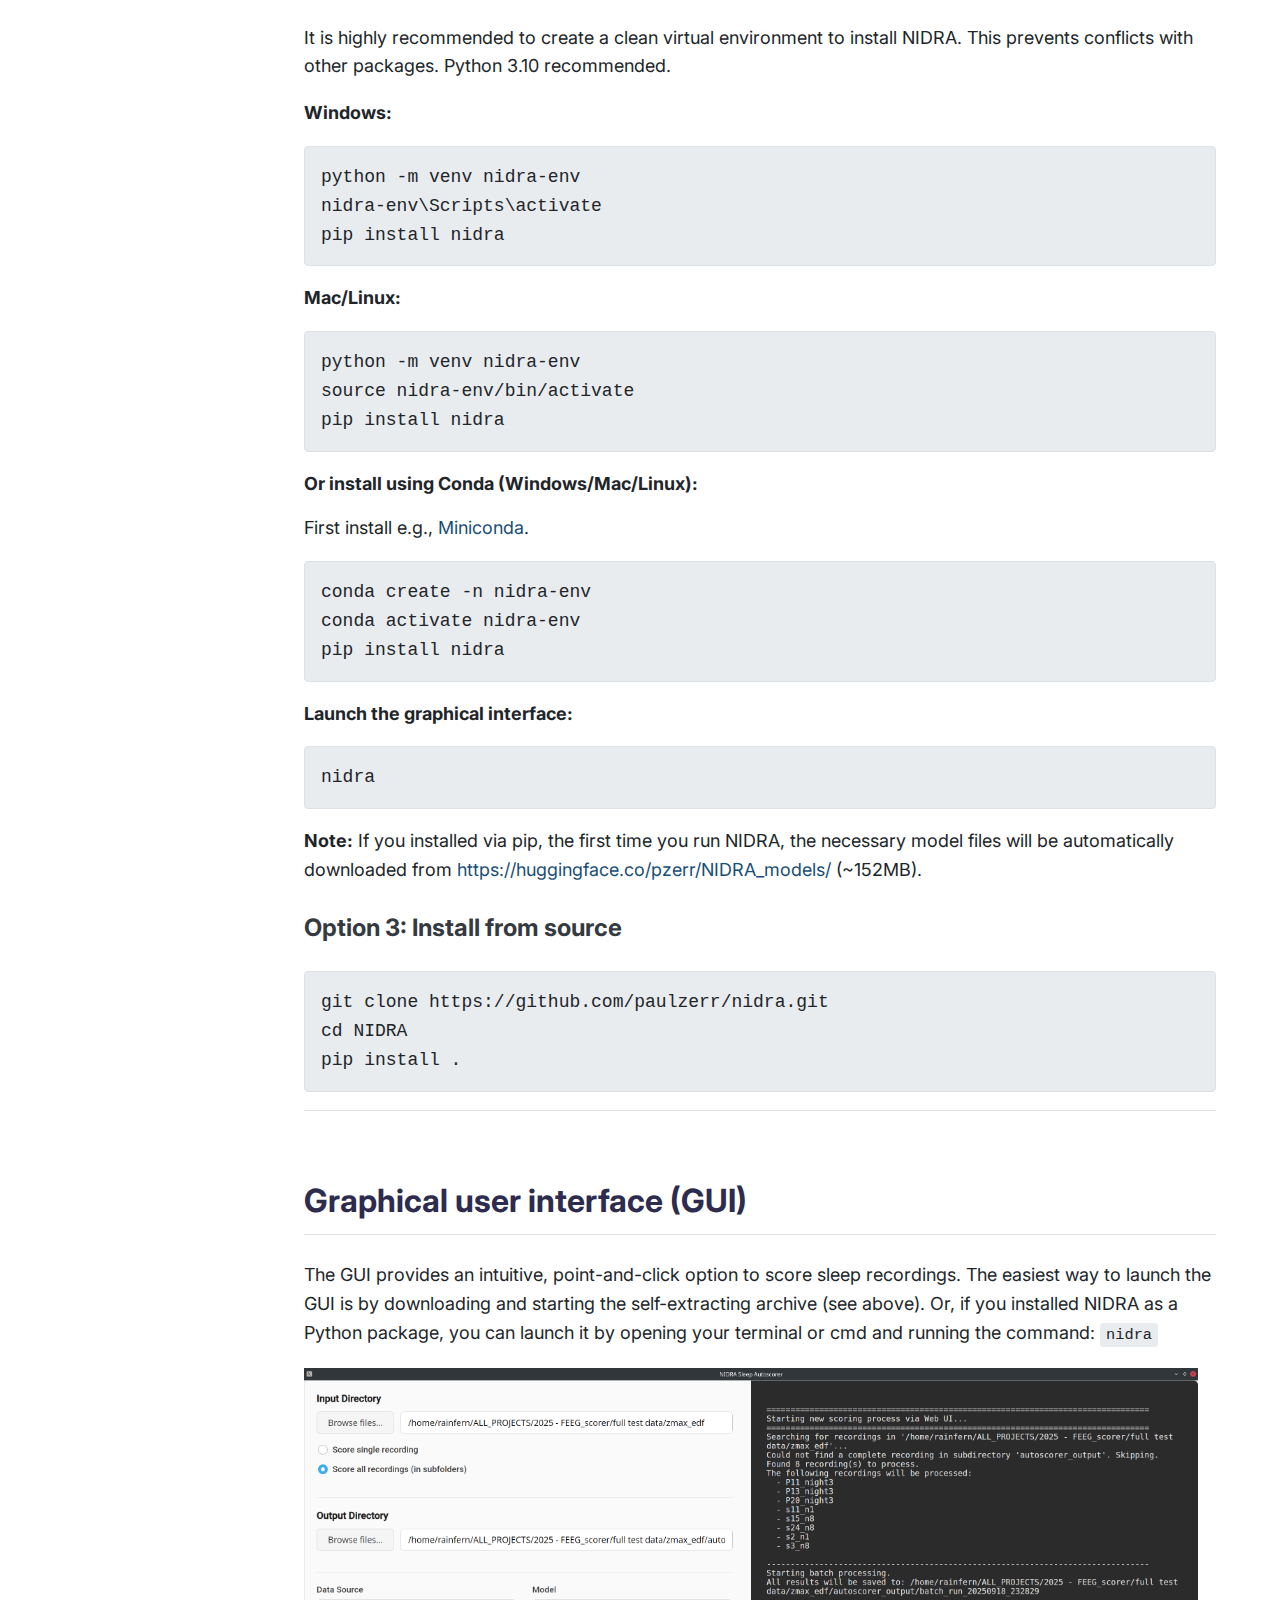
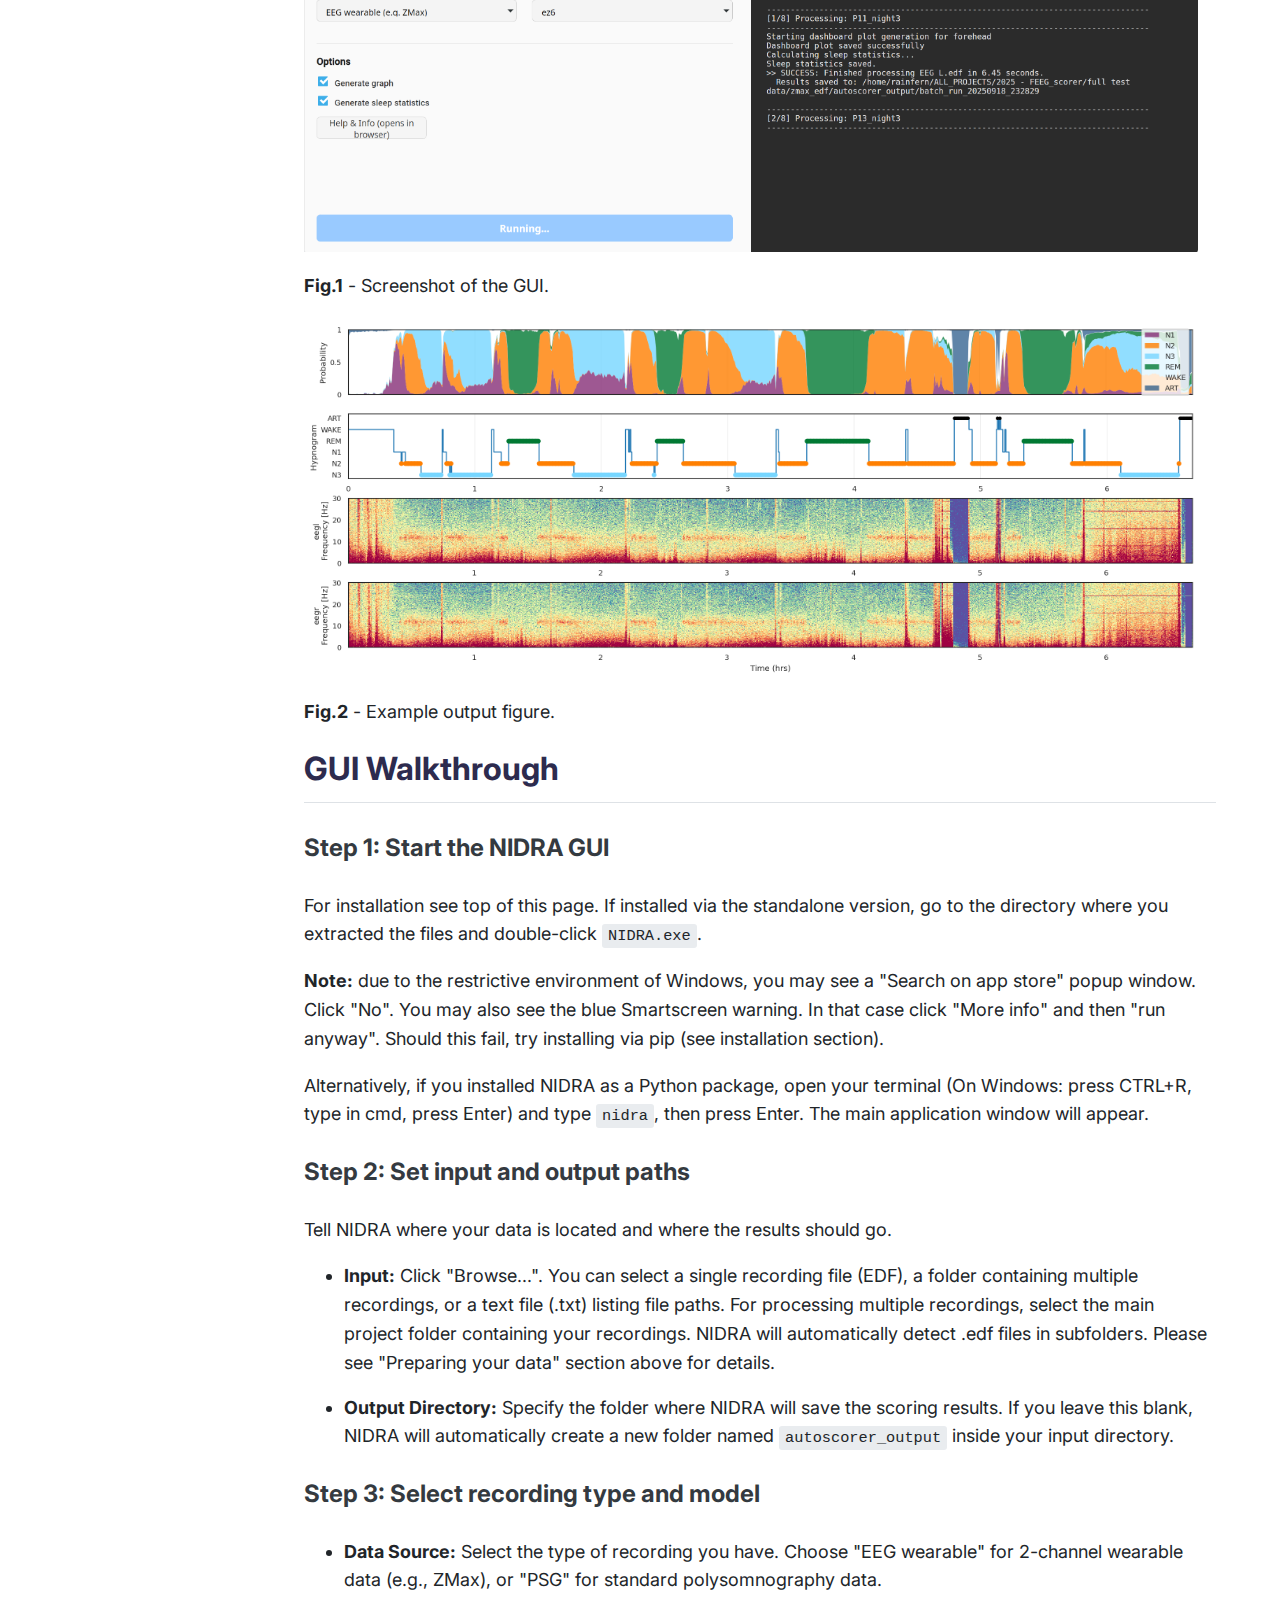
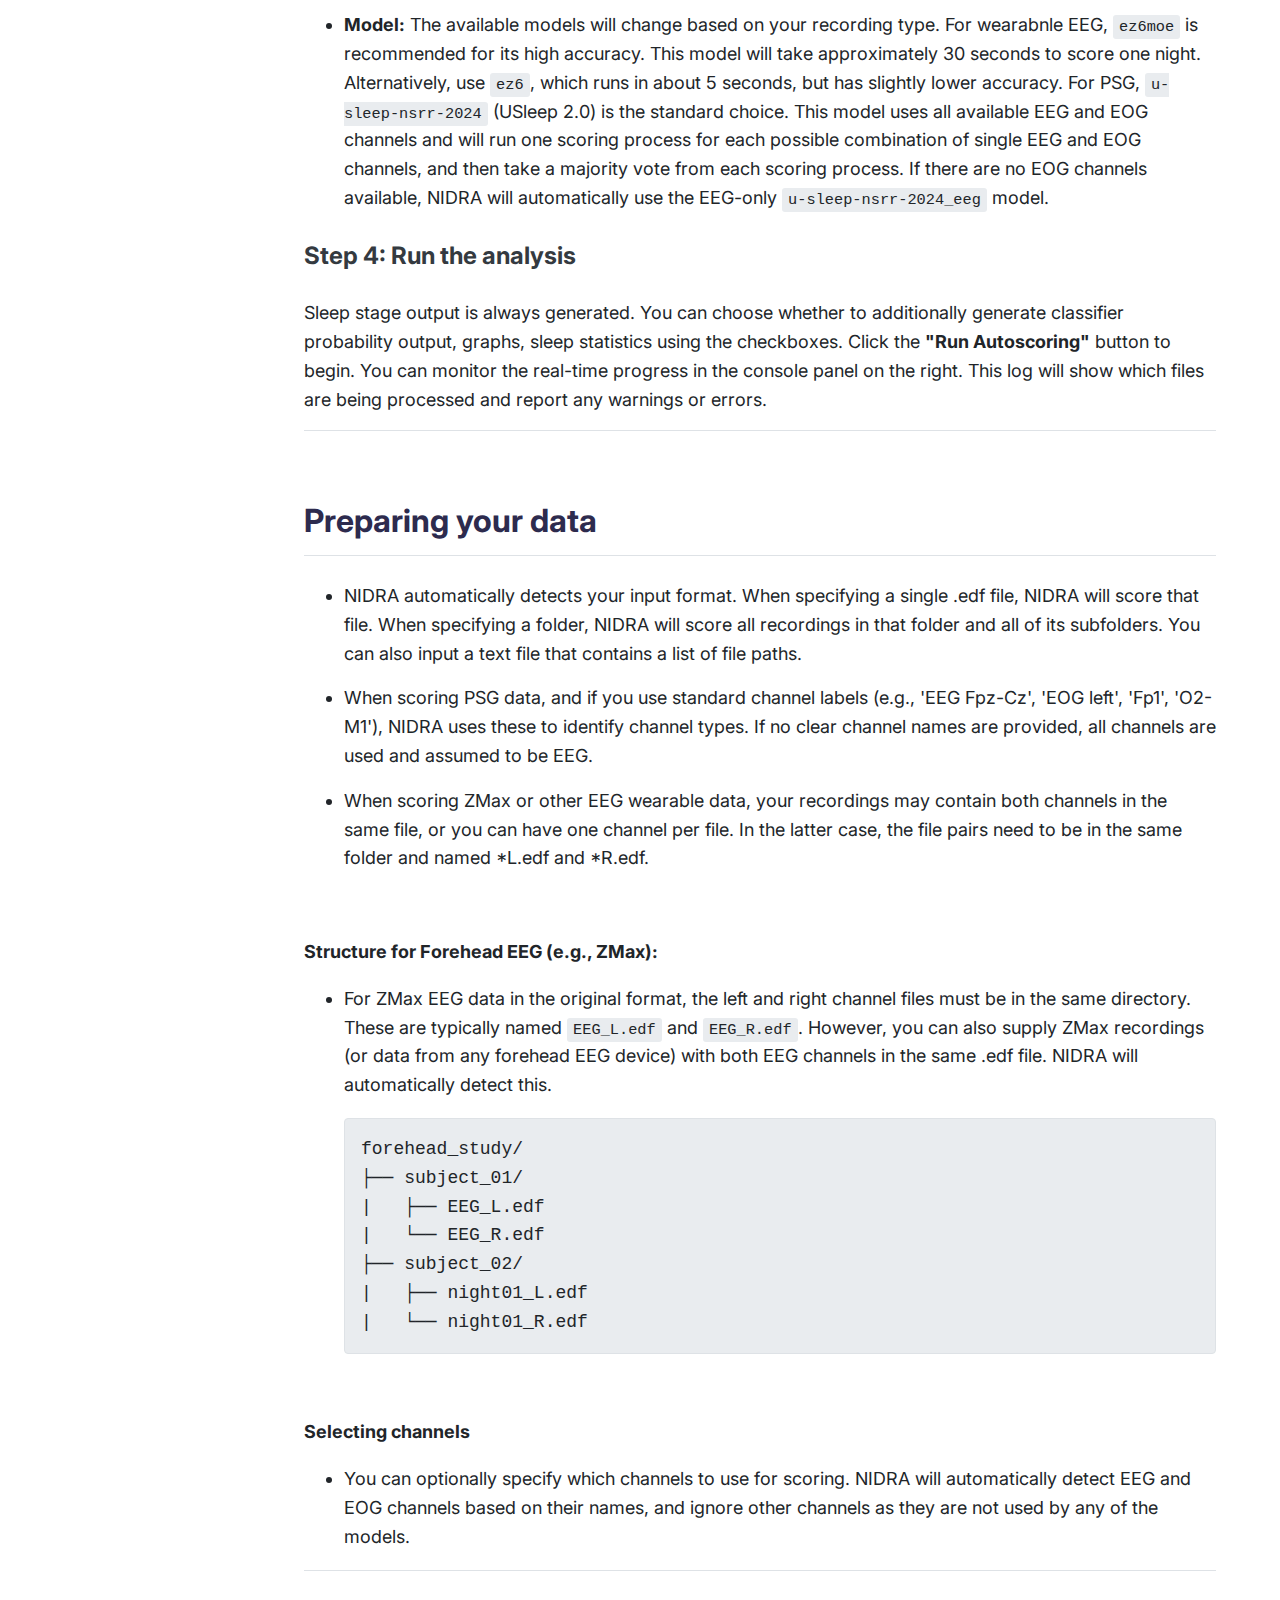
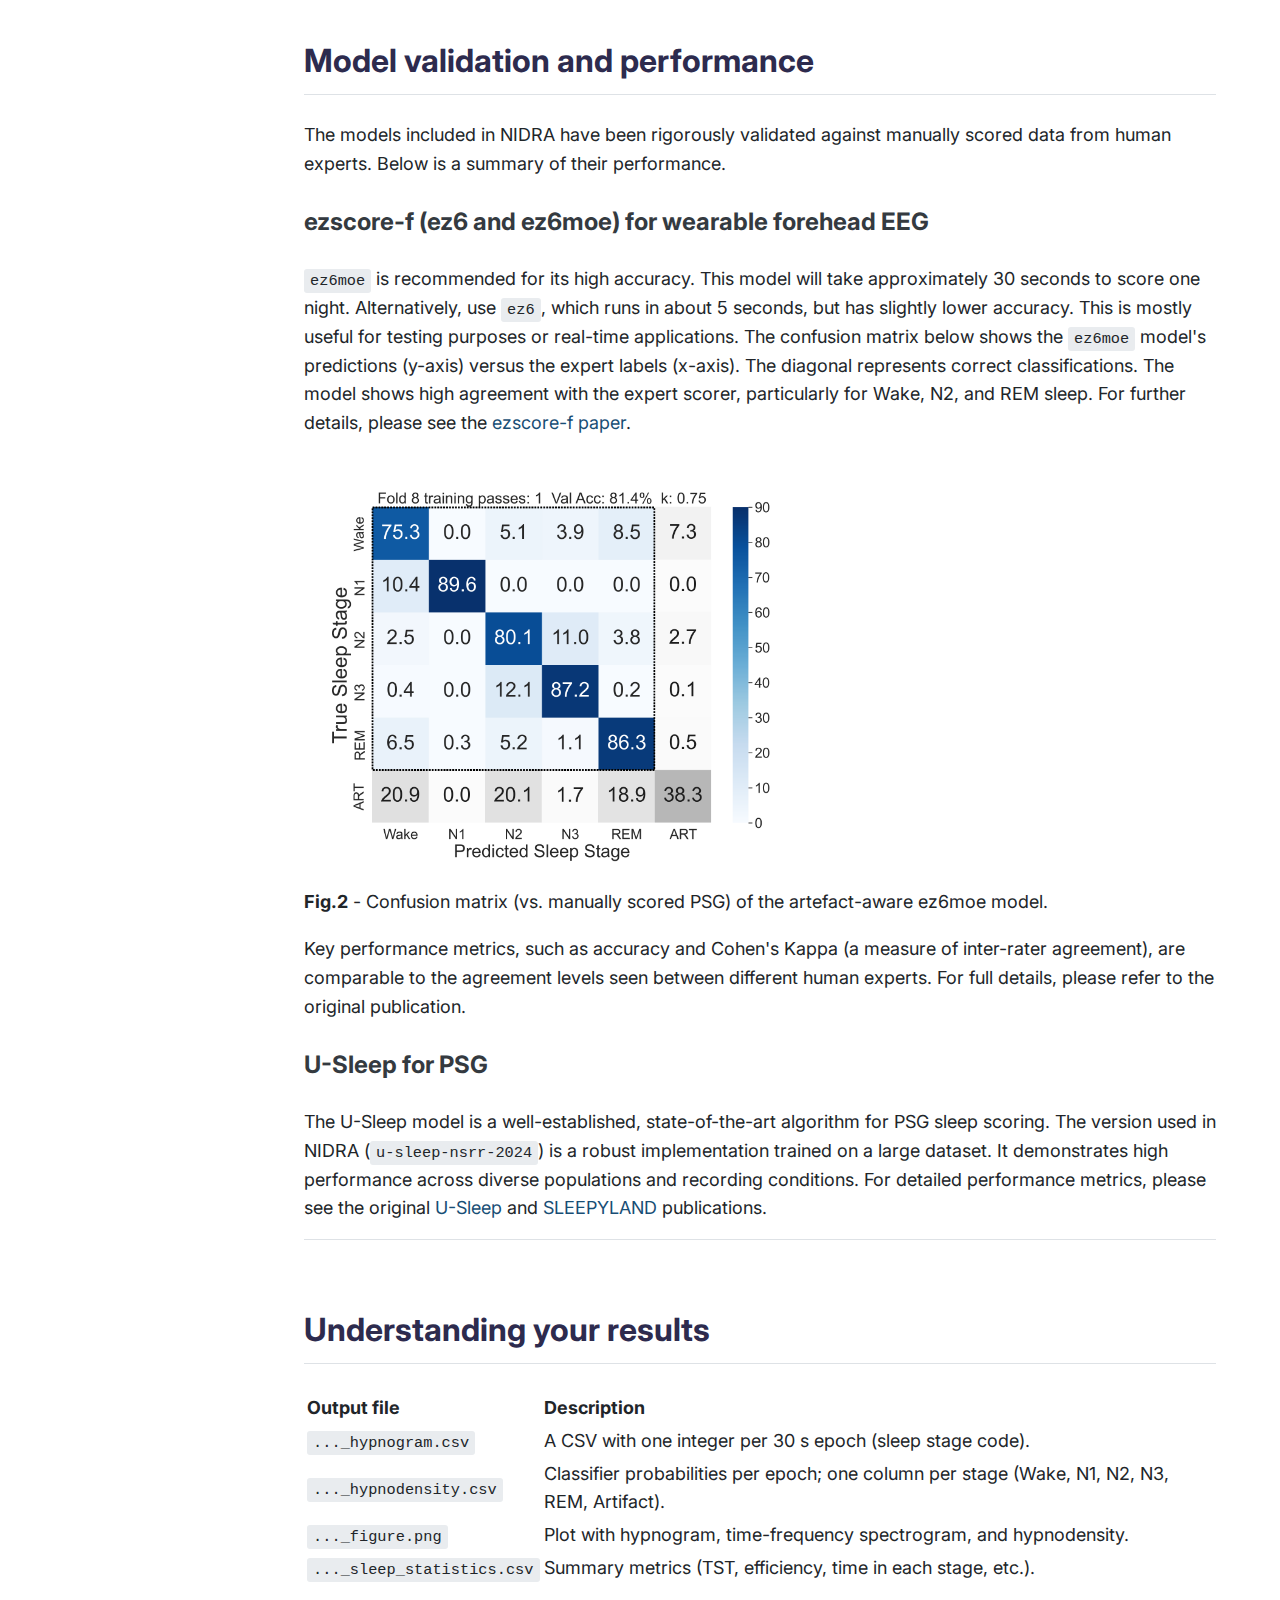
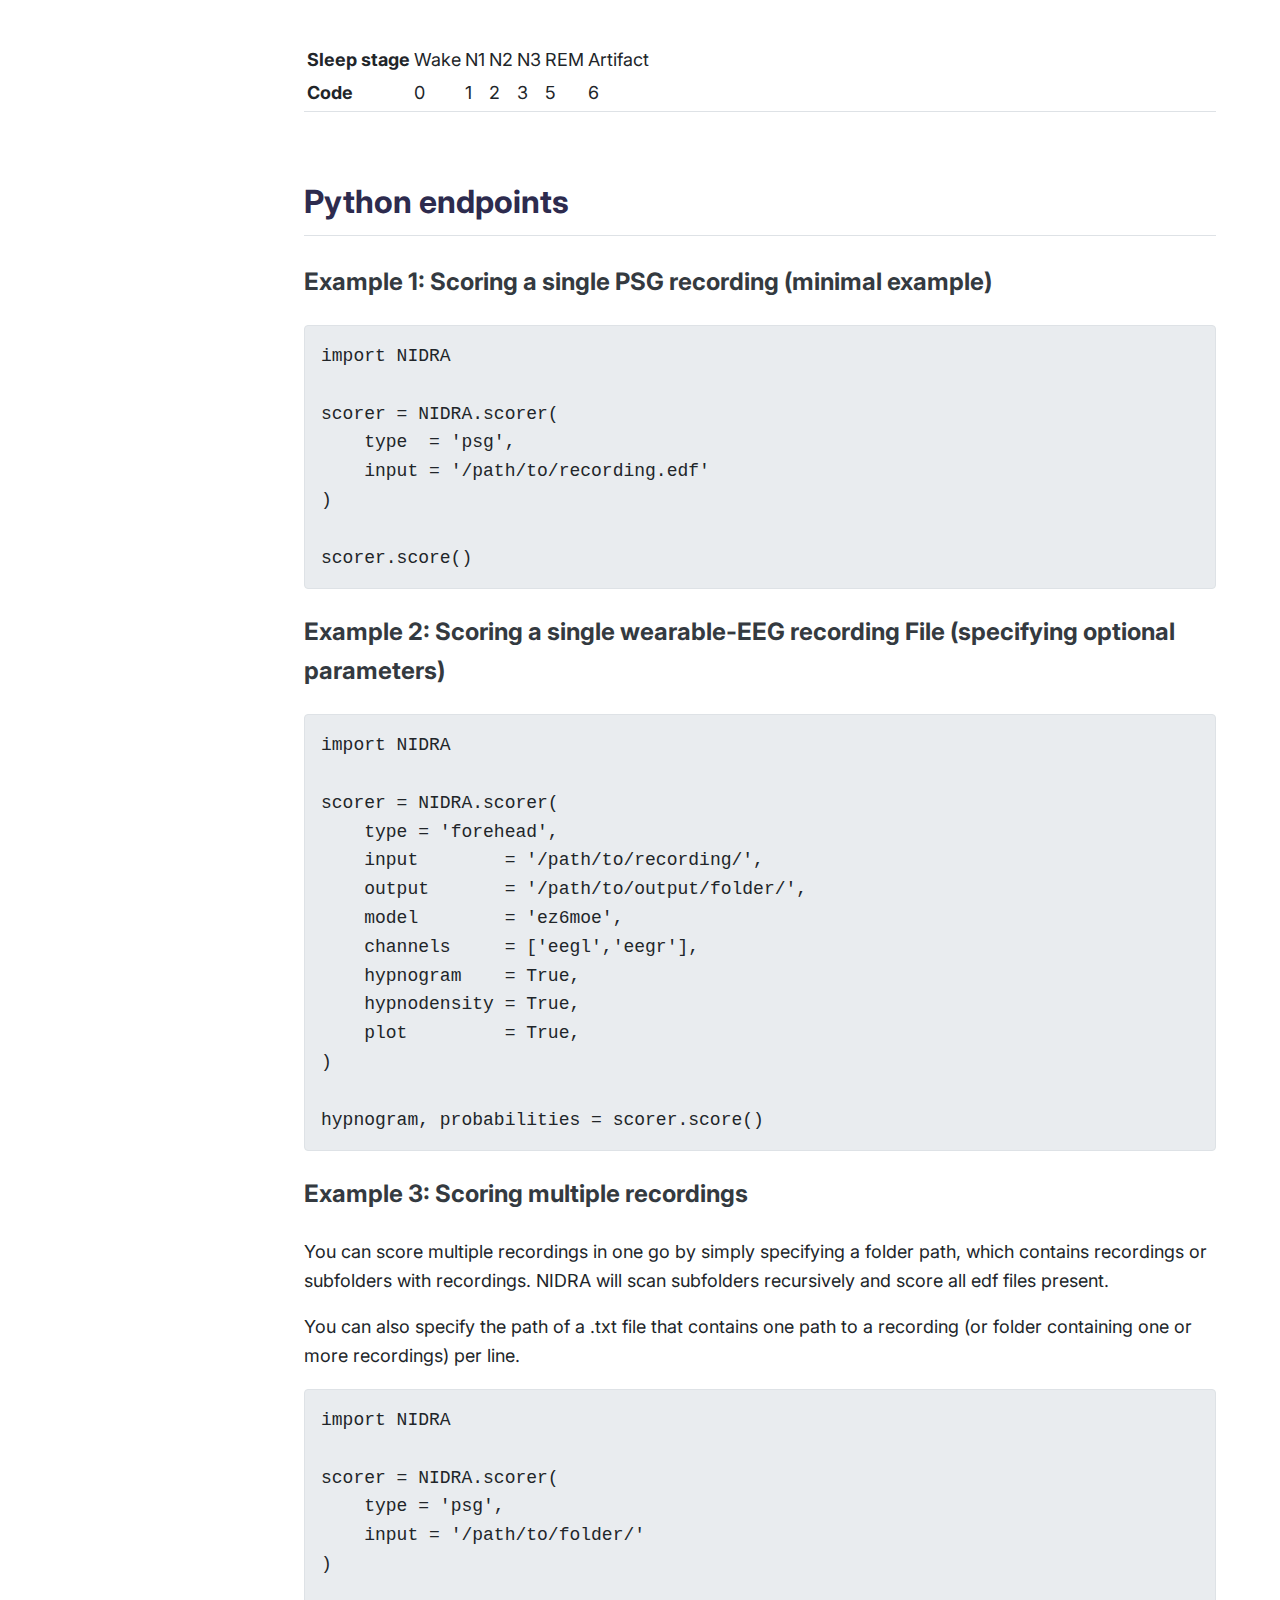
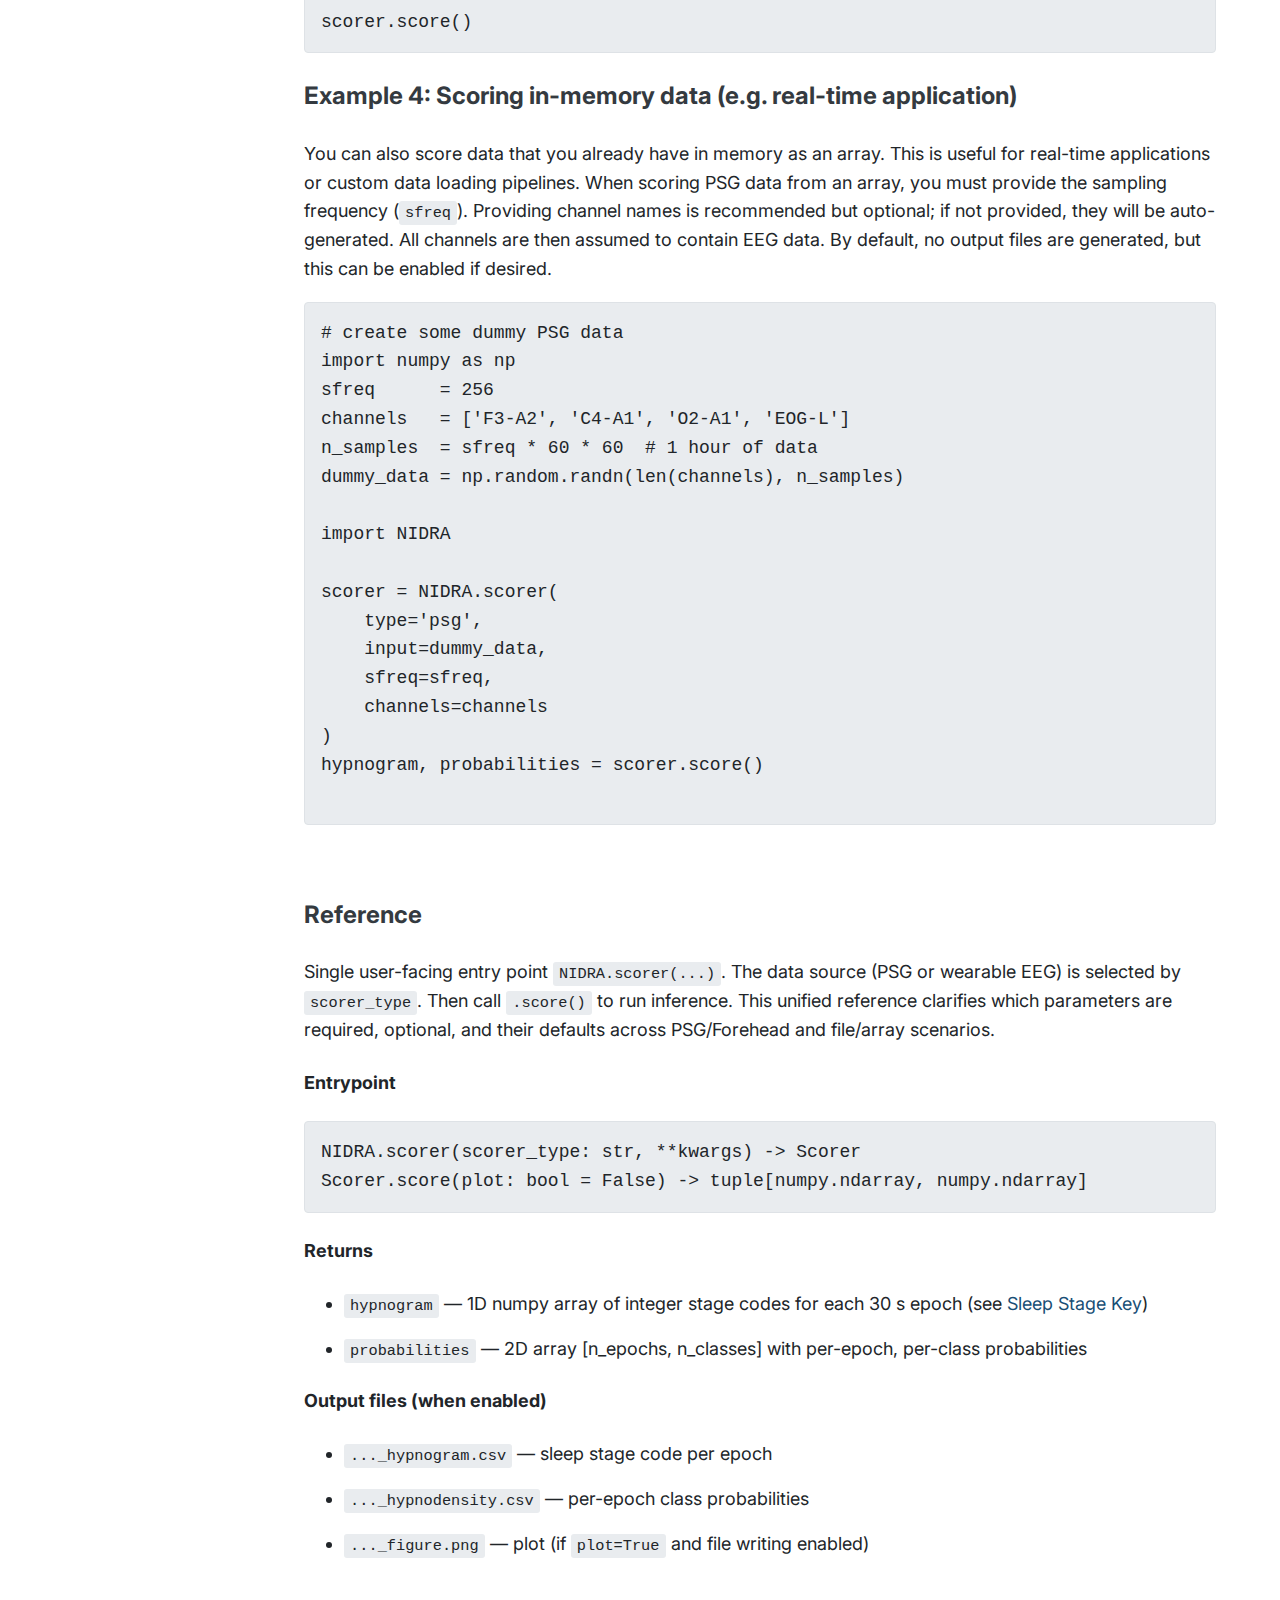
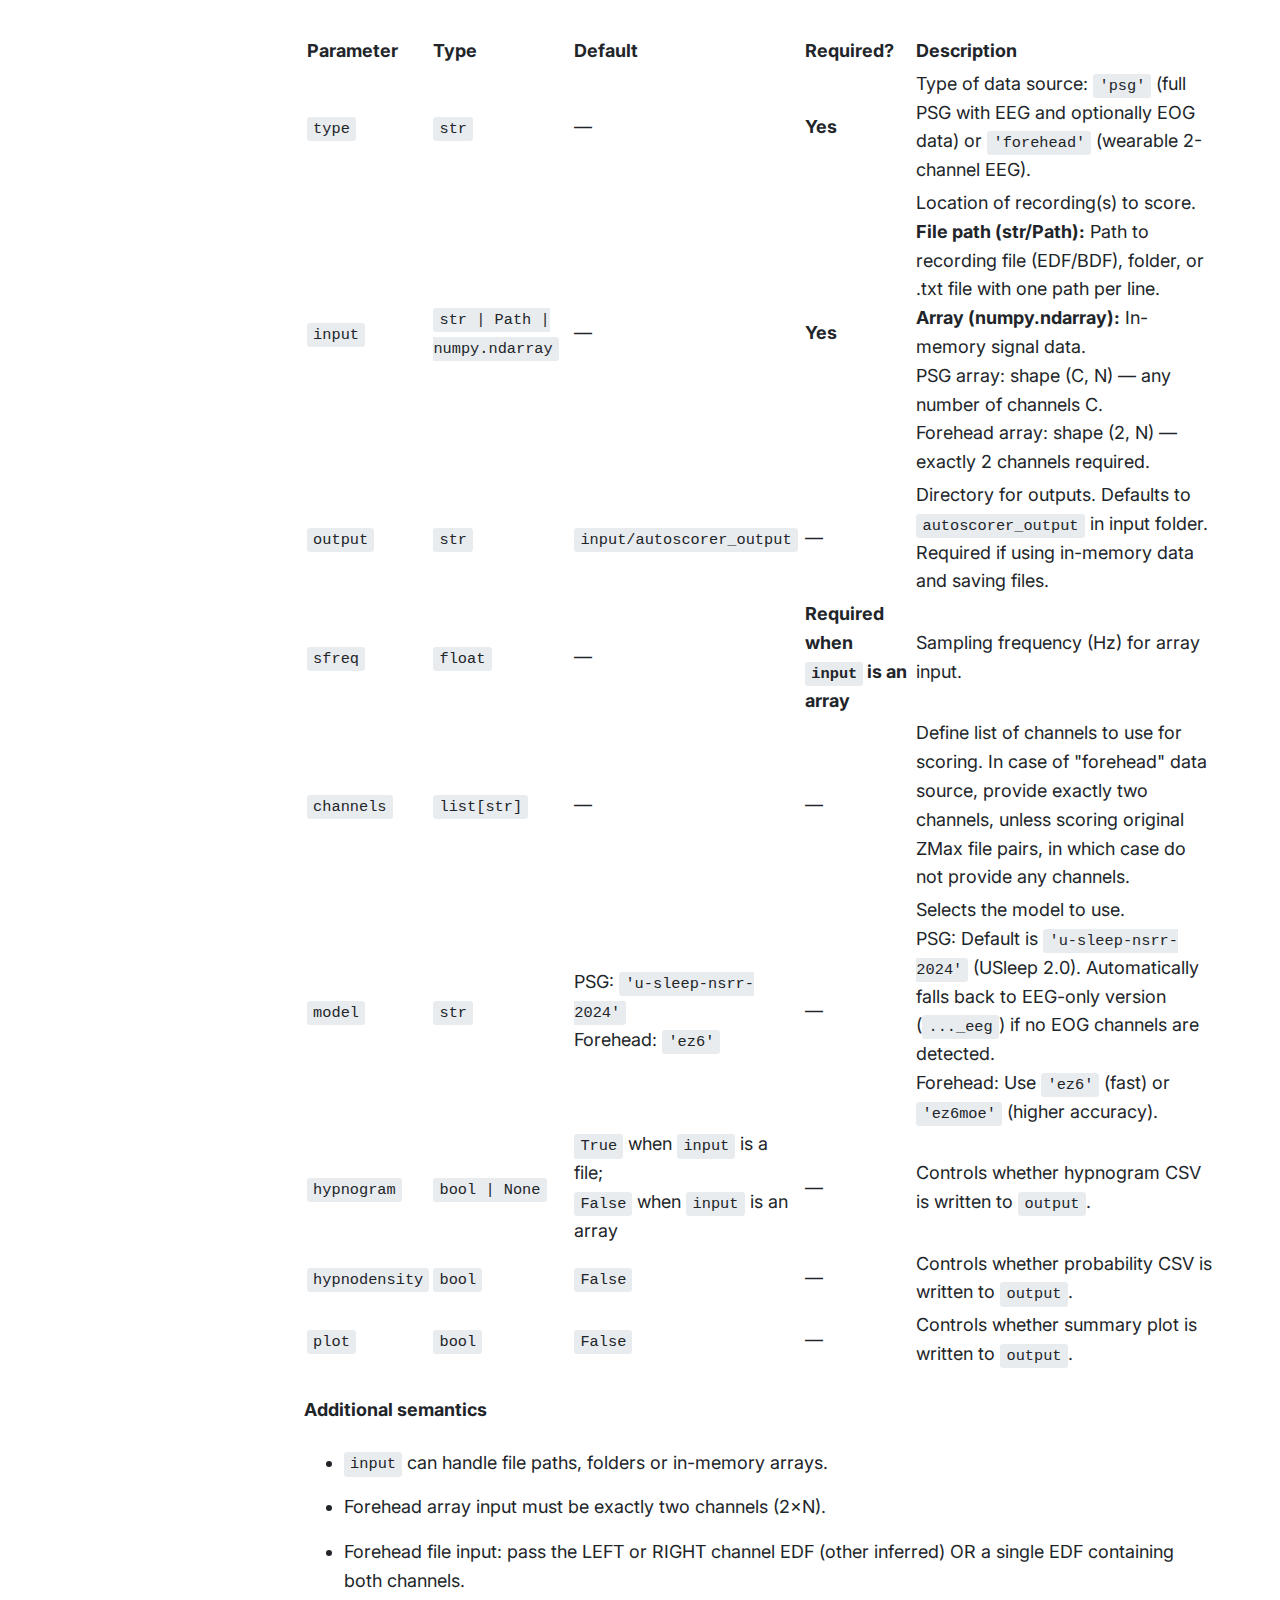
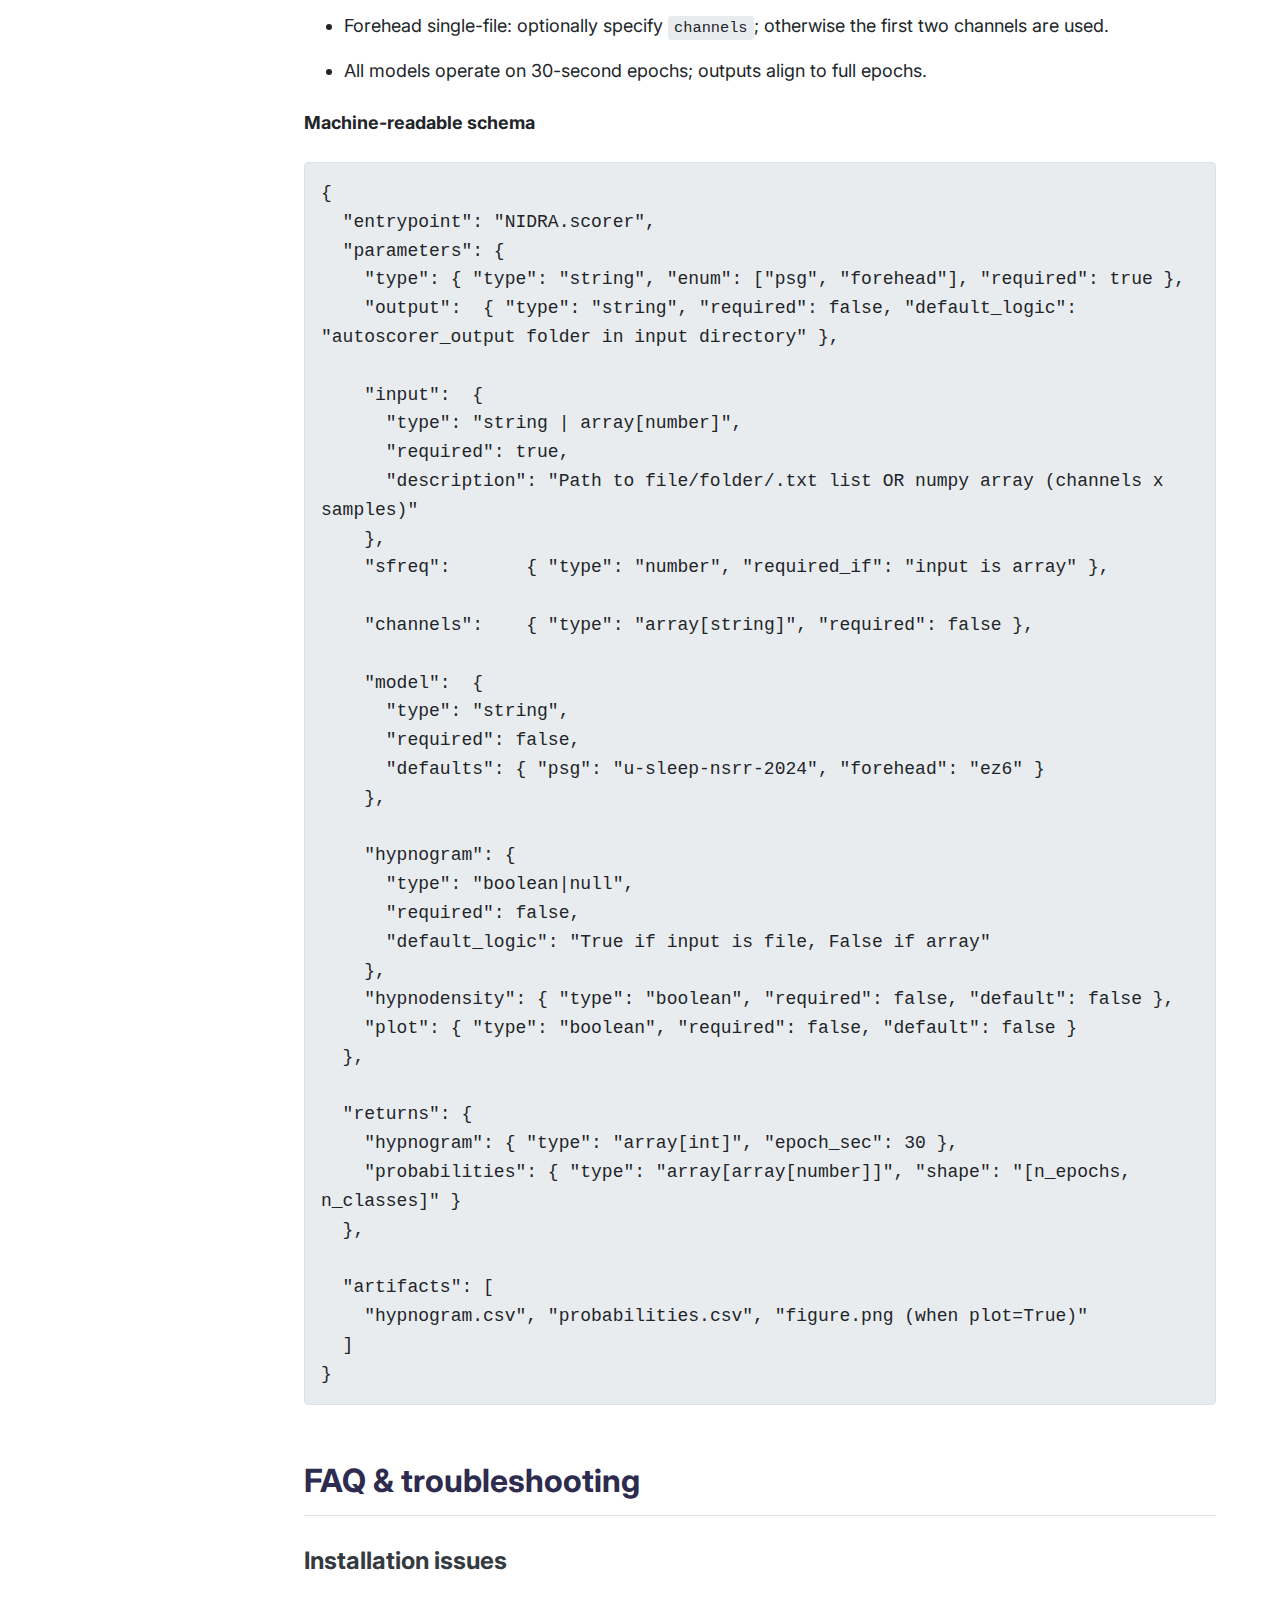
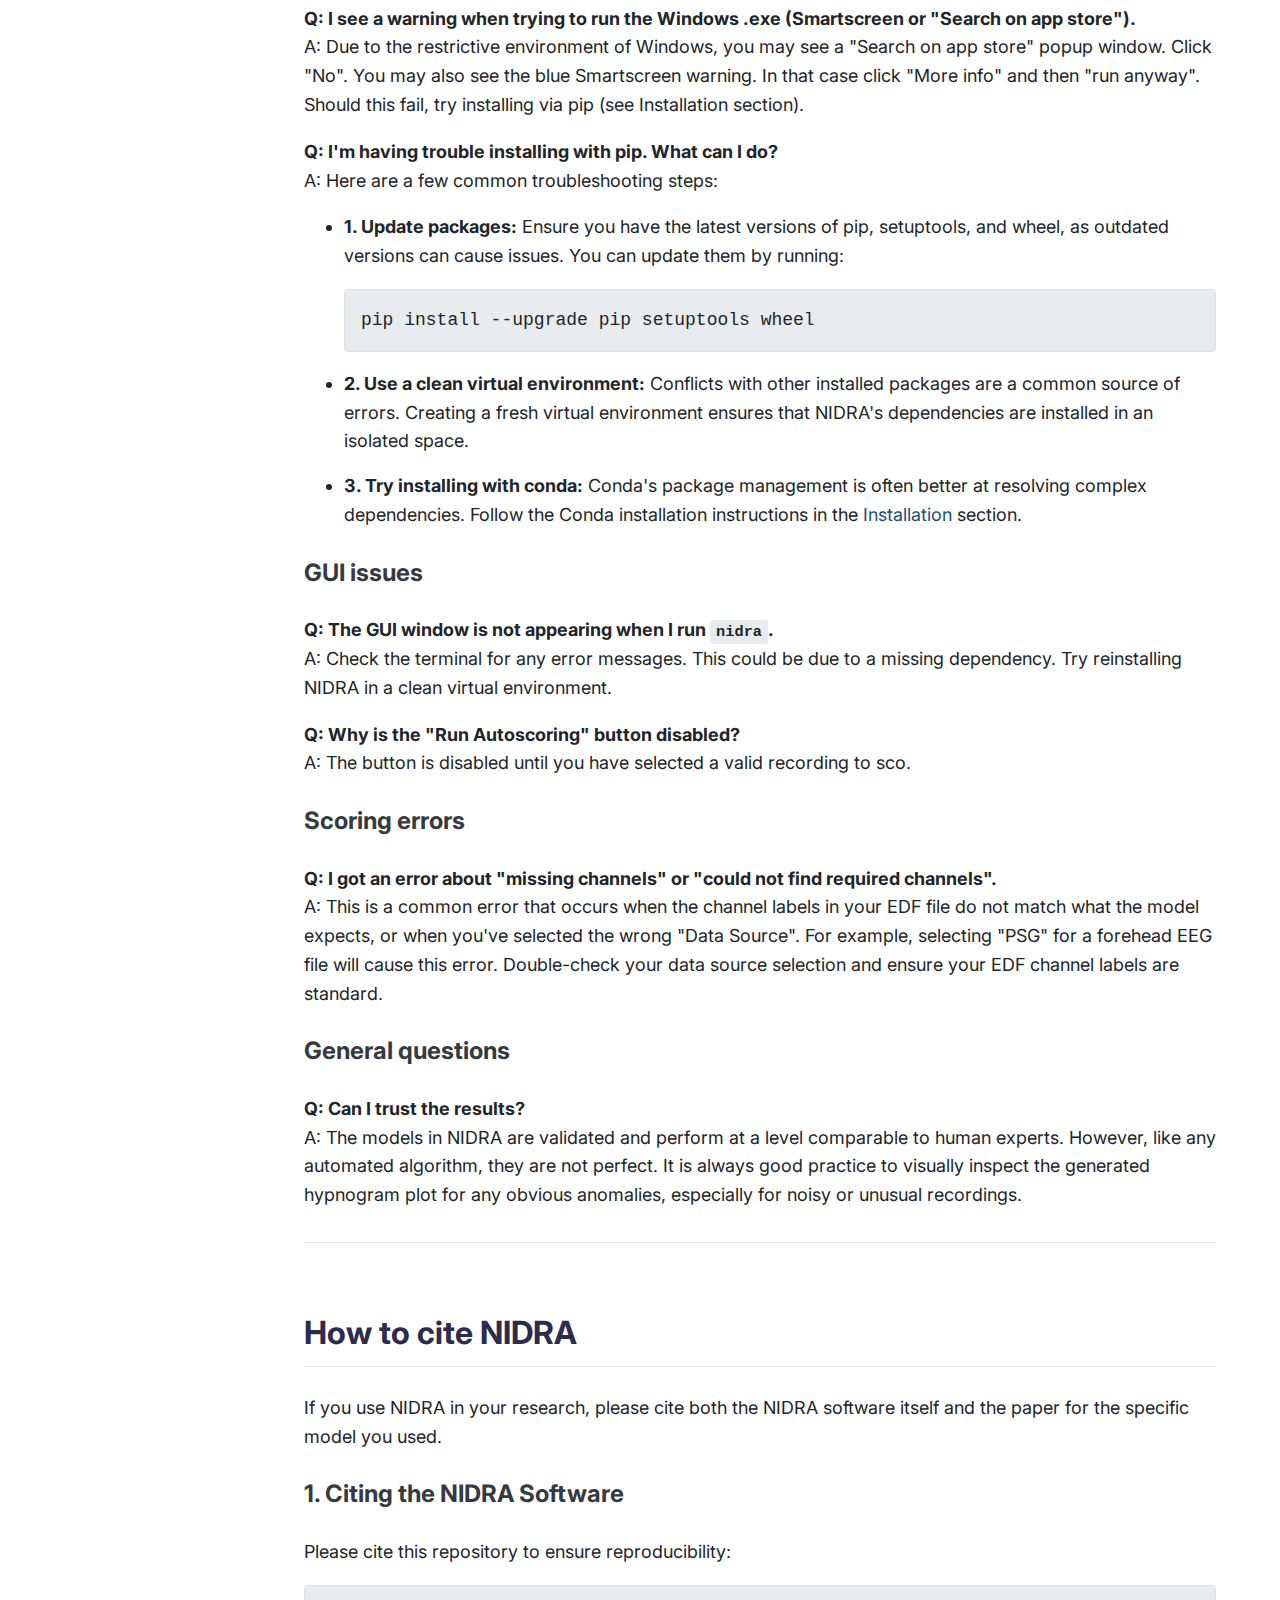
<file: docs/manual.html>
<!DOCTYPE html>
<html lang="en">
<head>
    <meta charset="UTF-8">
    <meta name="viewport" content="width=device-width, initial-scale=1.0">
    <title>NIDRA manual</title>
    <link rel="stylesheet" href="style.css">
    <link rel="preconnect" href="https://fonts.googleapis.com">
    <link rel="preconnect" href="https://fonts.gstatic.com" crossorigin>
    <link href="https://fonts.googleapis.com/css2?family=Inter:wght@400;600&display=swap" rel="stylesheet">
</head>
<body>
    <nav class="sidebar">
        <br><br><br>
        <ul>
            <li><a href="#installation">Installation</a></li>
            <li><a href="#preparing-data">Preparing your data</a></li>
            <li><a href="#gui-walkthrough">GUI guide</a></li>
            <li><a href="#model-performance">Model validation</a></li>
            <li><a href="#understanding-results">Understanding results</a></li>
            <li><a href="#python-package">Python endpoints</a></li>
            <li><a href="#faq">FAQ & troubleshooting</a></li>            
            <li><a href="#how-to-cite">How to cite</a></li>
            <li><a href="#attribution">Attribution</a></li>
            <li><a href="#contact">Contact</a></li>
        </ul>
    </nav>
    <main class="content">
        <section id="introduction">
            <div class="intro-container">
                <div class="intro-logo">
                    <img src="logo.png" alt="NIDRA Logo" class="logo">
                </div>
                <div>
                    <h1>NIDRA v0.2.3 - super simple sleep scoring</h1>
                    <a href="https://github.com/paulzerr/nidra" class="intro-link">https://github.com/paulzerr/nidra</a>
                    <p>An easy way to use powerful machine learning models to autoscore sleep recordings with excellent accuracy. No programming required, but Python endpoints are available. NIDRA can accurately score recordings from 2-channel EEG wearables such as ZMax (using ez6 and ez6moe models), as well as full PSG recordings (using U-Sleep 2.0 via sleepyland).</p>

                    <p><h2><strong>Download <a href="https://github.com/paulzerr/nidra/releases/latest/download/NIDRA_installer.exe"> >> NIDRA for Windows 10/11 <<</a> </strong></h1></p>
                <p></p>
                <br>
                </div>
            </div>
        </section>

        <section id="installation">
            <h2>Installation</h2>
            <h3>Option 1: Standalone installer</h3>
            <p>The easiest way to use NIDRA on Windows is to <a href="https://github.com/paulzerr/nidra/releases/latest/download/NIDRA.exe">download</a> the portable self-extracting archive which requires no installation.</p>
<p><strong>Note:</strong> due to the restrictive environment of Windows, you may see a "Search on app store" popup window. Click "No". You may also see the blue Smartscreen warning. In that case click "More info" and then "run anyway". Should this fail, try installing via pip (see below).</p>

            <h3>Option 2: Install with pip</h3>
            <p>It is highly recommended to create a clean virtual environment to install NIDRA. This prevents conflicts with other packages. Python 3.10 recommended.</p>
            <p><strong>Windows:</strong></p>
            <pre><code>python -m venv nidra-env
nidra-env\Scripts\activate
pip install nidra</code></pre>
            <p><strong>Mac/Linux:</strong></p>
            <pre><code>python -m venv nidra-env
source nidra-env/bin/activate
pip install nidra</code></pre>
            <p><strong>Or install using Conda (Windows/Mac/Linux):</strong></p>
            First install e.g., <a href="https://www.anaconda.com/download/success">Miniconda</a>.</p>
            <pre><code>conda create -n nidra-env
conda activate nidra-env
pip install nidra</code></pre>
            <p><strong>Launch the graphical interface:</strong></p>
            <pre><code>nidra</code></pre>
            <p><strong>Note:</strong> If you installed via pip, the first time you run NIDRA, the necessary model files will be automatically downloaded from <a href="https://huggingface.co/pzerr/NIDRA_models/">https://huggingface.co/pzerr/NIDRA_models/</a> (~152MB). </p>
            <h3>Option 3: Install from source</h3>
            <pre><code>git clone https://github.com/paulzerr/nidra.git
cd NIDRA
pip install .</code></pre>
        </section>

        <section id="gui-guide">
            <h2>Graphical user interface (GUI)</h2>
            <p>The GUI provides an intuitive, point-and-click option to score sleep recordings. The easiest way to launch the GUI is by downloading and starting the self-extracting archive (see above). Or, if you installed NIDRA as a Python package, you can launch it by opening your terminal or cmd and running the command: <code>nidra</code></p>
            <img src="gui.png" alt="Screenshot of the NIDRA GUI" style="width: 98%; display: block; margin: 20px 0;">
            <p><b>Fig.1</b> - Screenshot of the GUI. </p>
            <img src="dashboard.png" alt="Screenshot of the NIDRA dashboard" style="width: 98%; display: block; margin: 20px 0;">
            <p><b>Fig.2</b> - Example output figure. </p>

            <h2>GUI Walkthrough</h2>
            <h3>Step 1: Start the NIDRA GUI</h3>
            <p>For installation see top of this page. If installed via the standalone version, go to the directory where you extracted the files and double-click <code>NIDRA.exe</code>. </p>
            <p><strong>Note:</strong> due to the restrictive environment of Windows, you may see a "Search on app store" popup window. Click "No". You may also see the blue Smartscreen warning. In that case click "More info" and then "run anyway". Should this fail, try installing via pip (see installation section).</p>
            <p>Alternatively, if you installed NIDRA as a Python package, open your terminal (On Windows: press CTRL+R, type in cmd, press Enter) and type <code>nidra</code>, then press Enter. The main application window will appear.</p>

            <h3>Step 2: Set input and output paths</h3>
            <p>Tell NIDRA where your data is located and where the results should go.</p>
            <ul>
                <li><strong>Input:</strong> Click "Browse...". You can select a single recording file (EDF), a folder containing multiple recordings, or a text file (.txt) listing file paths. For processing multiple recordings, select the main project folder containing your recordings. NIDRA will automatically detect .edf files in subfolders. Please see "Preparing your data" section above for details.</li>
                <li><strong>Output Directory:</strong> Specify the folder where NIDRA will save the scoring results. If you leave this blank, NIDRA will automatically create a new folder named <code>autoscorer_output</code> inside your input directory. </li>
            </ul>
            
            <h3>Step 3: Select recording type and model</h3>
            <ul>
                <li><strong>Data Source:</strong> Select the type of recording you have. Choose "EEG wearable" for 2-channel wearable data (e.g., ZMax), or "PSG" for standard polysomnography data.</li>
                <li><strong>Model:</strong> The available models will change based on your recording type. For wearabnle EEG, <code>ez6moe</code> is recommended for its high accuracy. This model will take approximately 30 seconds to score one night. Alternatively, use <code>ez6</code>, which runs in about 5 seconds, but has slightly lower accuracy. For PSG, <code>u-sleep-nsrr-2024</code> (USleep 2.0) is the standard choice. This model uses all available EEG and EOG channels and will run one scoring process for each possible combination of single EEG and EOG channels, and then take a majority vote from each scoring process. If there are no EOG channels available, NIDRA will automatically use the EEG-only <code>u-sleep-nsrr-2024_eeg</code> model.</li>
            </ul>
            <h3>Step 4: Run the analysis</h3>
            <p>Sleep stage output is always generated. You can choose whether to additionally generate classifier probability output, graphs, sleep statistics using the checkboxes. Click the <strong>"Run Autoscoring"</strong> button to begin. You can monitor the real-time progress in the console panel on the right. This log will show which files are being processed and report any warnings or errors.</p>
        </section>


        <section id="preparing-data">
            <h2>Preparing your data</h2>
            <ul>
                <li>NIDRA automatically detects your input format. When specifying a single .edf file, NIDRA will score that file. When specifying a folder, NIDRA will score all recordings in that folder and all of its subfolders. You can also input a text file that contains a list of file paths.</li>
                <li>When scoring PSG data, and if you use standard channel labels (e.g., 'EEG Fpz-Cz', 'EOG left', 'Fp1', 'O2-M1'), NIDRA uses these to identify channel types. If no clear channel names are provided, all channels are used and assumed to be EEG.</li>
                <li>When scoring ZMax or other EEG wearable data, your recordings may contain both channels in the same file, or you can have one channel per file. In the latter case, the file pairs need to be in the same folder and named *L.edf and *R.edf.</li>
                
</ul>
<br>
<p><strong>Structure for Forehead EEG (e.g., ZMax):</strong></p>
<ul>
  

            <li><p>For ZMax EEG data in the original format, the left and right channel files must be in the same directory. These are typically named <code>EEG_L.edf</code> and <code>EEG_R.edf</code>. However, you can also supply ZMax recordings (or data from any forehead EEG device) with both EEG channels in the same .edf file. NIDRA will automatically detect this.</p></li>
            <pre>
forehead_study/
├── subject_01/
|   ├── EEG_L.edf
|   └── EEG_R.edf
├── subject_02/
|   ├── night01_L.edf
|   └── night01_R.edf
</pre>
</ul>
<br>

<p><strong>Selecting channels</strong></p>
<ul><p><li>You can optionally specify which channels to use for scoring. NIDRA will automatically detect EEG and EOG channels based on their names, and ignore other channels as they are not used by any of the models. </p></li>
</ul>


        </section>


        <section id="model-performance">
            <h2>Model validation and performance</h2>
            <p>The models included in NIDRA have been rigorously validated against manually scored data from human experts. Below is a summary of their performance.</p>
            <h3>ezscore-f (ez6 and ez6moe) for wearable forehead EEG</h3>
            <p><code>ez6moe</code> is recommended for its high accuracy. This model will take approximately 30 seconds to score one night. Alternatively, use <code>ez6</code>, which runs in about 5 seconds, but has slightly lower accuracy. This is mostly useful for testing purposes or real-time applications.
                The confusion matrix below shows the <code>ez6moe</code> model's predictions (y-axis) versus the expert labels (x-axis). The diagonal represents correct classifications. The model shows high agreement with the expert scorer, particularly for Wake, N2, and REM sleep. For further details, please see the <a href="https://www.biorxiv.org/content/10.1101/2025.06.02.657451v1">ezscore-f paper</a>.</p>
            <img src="matrix.png" alt="Confusion matrix of the ez6moe model" style="width: 60%; max-width: 600px; display: block; margin: 20px 0;">
            <p><b>Fig.2</b> - Confusion matrix (vs. manually scored PSG) of the artefact-aware ez6moe model.</p>
            <p>Key performance metrics, such as accuracy and Cohen's Kappa (a measure of inter-rater agreement), are comparable to the agreement levels seen between different human experts. For full details, please refer to the original publication.</p>
            <h3>U-Sleep for PSG</h3>
            <p>The U-Sleep model is a well-established, state-of-the-art algorithm for PSG sleep scoring. The version used in NIDRA (<code>u-sleep-nsrr-2024</code>) is a robust implementation trained on a large dataset. It demonstrates high performance across diverse populations and recording conditions. For detailed performance metrics, please see the original <a href="https://www.nature.com/articles/s41746-021-00440-5">U-Sleep</a> and <a href="https://arxiv.org/abs/2506.08574v1">SLEEPYLAND</a> publications.</p>
        </section>

        <section id="understanding-results">
            <h2>Understanding your results</h2>
            <table class="minimal">
                <thead>
                    <tr><th style="text-align:left">Output file</th><th style="text-align:left">Description</th></tr>
                </thead>
                <tbody>
                    <tr><td><code>..._hypnogram.csv</code></td><td>A CSV with one integer per 30 s epoch (sleep stage code).</td></tr>
                    <tr><td><code>..._hypnodensity.csv</code></td><td>Classifier probabilities per epoch; one column per stage (Wake, N1, N2, N3, REM, Artifact).</td></tr>
                    <tr><td><code>..._figure.png</code></td><td>Plot with hypnogram, time-frequency spectrogram, and hypnodensity.</td></tr>
                    <tr><td><code>..._sleep_statistics.csv</code></td><td>Summary metrics (TST, efficiency, time in each stage, etc.).</td></tr>
                </tbody>
            </table>
<br><br>
            <table class="minimal">
                <tbody>
                    <tr>
                        <th style="text-align:left">Sleep stage</th>
                        <td>Wake</td>
                        <td>N1</td>
                        <td>N2</td>
                        <td>N3</td>
                        <td>REM</td>
                        <td>Artifact</td>
                    </tr>
                    <tr>
                        <th style="text-align:left">Code</th>
                        <td>0</td>
                        <td>1</td>
                        <td>2</td>
                        <td>3</td>
                        <td>5</td>
                        <td>6</td>
                    </tr>
                </tbody>
            </table>
        </section>


        <section id="python-package">





            <h2>Python endpoints</h2>

<h3>Example 1: Scoring a single PSG recording (minimal example)</h3>
            <pre>
import NIDRA

scorer = NIDRA.scorer(
    type  = 'psg',
    input = '/path/to/recording.edf'
)

scorer.score()
</pre>

            <h3>Example 2: Scoring a single wearable-EEG recording File (specifying optional parameters)</h3>
            <pre>
import NIDRA

scorer = NIDRA.scorer(
    type = 'forehead',
    input        = '/path/to/recording/',
    output       = '/path/to/output/folder/',
    model        = 'ez6moe',
    channels     = ['eegl','eegr'],
    hypnogram    = True,
    hypnodensity = True,
    plot         = True,
)

hypnogram, probabilities = scorer.score()
</pre>


            <h3>Example 3: Scoring multiple recordings</h3>
            <p>You can score multiple recordings in one go by simply specifying a folder path, which contains recordings or subfolders with recordings. NIDRA will scan subfolders recursively and score all edf files present. </p>
            <p>You can also specify the path of a .txt file that contains one path to a recording (or folder containing one or more recordings) per line.</p>

            <pre>
import NIDRA

scorer = NIDRA.scorer(
    type = 'psg',
    input = '/path/to/folder/'
)

scorer.score()
</pre>
            <h3>Example 4: Scoring in-memory data (e.g. real-time application)</h3>
            <p>You can also score data that you already have in memory as an array. This is useful for real-time applications or custom data loading pipelines. When scoring PSG data from an array, you must provide the sampling frequency (<code>sfreq</code>). Providing channel names is recommended but optional; if not provided, they will be auto-generated. All channels are then assumed to contain EEG data. By default, no output files are generated, but this can be enabled if desired.</p>
            <pre>
# create some dummy PSG data
import numpy as np
sfreq      = 256
channels   = ['F3-A2', 'C4-A1', 'O2-A1', 'EOG-L']
n_samples  = sfreq * 60 * 60  # 1 hour of data
dummy_data = np.random.randn(len(channels), n_samples)

import NIDRA

scorer = NIDRA.scorer(
    type='psg',
    input=dummy_data,
    sfreq=sfreq,
    channels=channels
)
hypnogram, probabilities = scorer.score()

</pre>



<br>
<h3>Reference</h3>

<p>Single user-facing entry point <code>NIDRA.scorer(...)</code>. The data source (PSG or wearable EEG) is selected by <code>scorer_type</code>. Then call <code>.score()</code> to run inference. This unified reference clarifies which parameters are required, optional, and their defaults across PSG/Forehead and file/array scenarios.</p>

<h4>Entrypoint</h4>
<pre><code>NIDRA.scorer(scorer_type: str, **kwargs) -> Scorer
Scorer.score(plot: bool = False) -> tuple[numpy.ndarray, numpy.ndarray]</code></pre>

<h4>Returns</h4>
<ul>
  <li><code>hypnogram</code> — 1D numpy array of integer stage codes for each 30 s epoch (see <a href="#understanding-results">Sleep Stage Key</a>)</li>
  <li><code>probabilities</code> — 2D array [n_epochs, n_classes] with per-epoch, per-class probabilities</li>
</ul>

<h4>Output files (when enabled)</h4>
<ul>
  <li><code>..._hypnogram.csv</code> — sleep stage code per epoch</li>
  <li><code>..._hypnodensity.csv</code> — per-epoch class probabilities</li>
  <li><code>..._figure.png</code> — plot (if <code>plot=True</code> and file writing enabled)</li>
</ul>
<br><br>

<table class="minimal">
  <thead>
    <tr>
      <th style="text-align:left">Parameter</th>
      <th style="text-align:left">Type</th>
      <th style="text-align:left">Default</th>
      <th style="text-align:left">Required?</th>
      <th style="text-align:left">Description</th>
    </tr>
  </thead>
  <tbody>
    <tr>
      <td><code>type</code></td>
      <td><code>str</code></td>
      <td>—</td>
      <td><strong>Yes</strong></td>
      <td>Type of data source: <code>'psg'</code> (full PSG with EEG and optionally EOG data) or <code>'forehead'</code> (wearable 2-channel EEG).</td>
    </tr>

    <tr>
      <td><code>input</code></td>
      <td><code>str | Path | numpy.ndarray</code></td>
      <td>—</td>
      <td><strong>Yes</strong></td>
      <td>
        Location of recording(s) to score.<br/>
        <strong>File path (str/Path):</strong> Path to recording file (EDF/BDF), folder, or .txt file with one path per line.<br/>
        <strong>Array (numpy.ndarray):</strong> In-memory signal data.<br/>
        PSG array: shape (C, N) — any number of channels C.<br/>
        Forehead array: shape (2, N) — exactly 2 channels required.
      </td>
    </tr>
    <tr>
      <td><code>output</code></td>
      <td><code>str</code></td>
      <td><code>input/autoscorer_output</code></td>
      <td>—</td>
      <td>Directory for outputs. Defaults to <code>autoscorer_output</code> in input folder. Required if using in-memory data and saving files.</td>
    </tr>    
    <tr>
      <td><code>sfreq</code></td>
      <td><code>float</code></td>
      <td>—</td>
      <td><strong>Required when <code>input</code> is an array</strong></td>
      <td>Sampling frequency (Hz) for array input.</td>
    </tr>
    <tr>
      <td><code>channels</code></td>
      <td><code>list[str]</code></td>
      <td>—</td>
      <td>—</td>
      <td>
        Define list of channels to use for scoring. In case of "forehead" data source, provide exactly two channels, unless scoring original ZMax file pairs, in which case do not provide any channels.
      </td>
    </tr>
    <tr>
      <td><code>model</code></td>
      <td><code>str</code></td>
      <td>
        PSG: <code>'u-sleep-nsrr-2024'</code><br/>
        Forehead: <code>'ez6'</code>
      </td>
      <td>—</td>
      <td>
        Selects the model to use.<br/>
        PSG: Default is <code>'u-sleep-nsrr-2024'</code> (USleep 2.0). Automatically falls back to EEG-only version (<code>..._eeg</code>) if no EOG channels are detected.<br/>
        Forehead: Use <code>'ez6'</code> (fast) or <code>'ez6moe'</code> (higher accuracy).
      </td>
    </tr>
    <tr>
      <td><code>hypnogram</code></td>
      <td><code>bool | None</code></td>
      <td>
        <code>True</code> when <code>input</code> is a file;<br/>
        <code>False</code> when <code>input</code> is an array
      </td>
      <td>—</td>
      <td>Controls whether hypnogram CSV is written to <code>output</code>.</td>
    </tr>
    <tr>
      <td><code>hypnodensity</code></td>
      <td><code>bool</code></td>
      <td><code>False</code></td>
      <td>—</td>
      <td>Controls whether probability CSV is written to <code>output</code>.</td>
    </tr>
    <tr>
      <td><code>plot</code></td>
      <td><code>bool</code></td>
      <td><code>False</code></td>
      <td>—</td>
      <td>Controls whether summary plot is written to <code>output</code>.</td>
    </tr>
  </tbody>
</table>

<h4>Additional semantics</h4>
<ul>
  <li><code>input</code> can handle file paths, folders or in-memory arrays.</li>
  <li>Forehead array input must be exactly two channels (2×N).</li>
  <li>Forehead file input: pass the LEFT or RIGHT channel EDF (other inferred) OR a single EDF containing both channels.</li>
  <li>Forehead single-file: optionally specify <code>channels</code>; otherwise the first two channels are used.</li>
  <li>All models operate on 30-second epochs; outputs align to full epochs.</li>
</ul>


<h4>Machine-readable schema</h4>
<pre><code>{
  "entrypoint": "NIDRA.scorer",
  "parameters": {
    "type": { "type": "string", "enum": ["psg", "forehead"], "required": true },
    "output":  { "type": "string", "required": false, "default_logic": "autoscorer_output folder in input directory" },

    "input":  {
      "type": "string | array[number]",
      "required": true,
      "description": "Path to file/folder/.txt list OR numpy array (channels x samples)"
    },
    "sfreq":       { "type": "number", "required_if": "input is array" },

    "channels":    { "type": "array[string]", "required": false },

    "model":  {
      "type": "string",
      "required": false,
      "defaults": { "psg": "u-sleep-nsrr-2024", "forehead": "ez6" }
    },

    "hypnogram": {
      "type": "boolean|null",
      "required": false,
      "default_logic": "True if input is file, False if array"
    },
    "hypnodensity": { "type": "boolean", "required": false, "default": false },
    "plot": { "type": "boolean", "required": false, "default": false }
  },

  "returns": {
    "hypnogram": { "type": "array[int]", "epoch_sec": 30 },
    "probabilities": { "type": "array[array[number]]", "shape": "[n_epochs, n_classes]" }
  },

  "artifacts": [
    "hypnogram.csv", "probabilities.csv", "figure.png (when plot=True)"
  ]
}</code></pre>


        <section id="faq">
            <h2>FAQ & troubleshooting</h2>
            <h3>Installation issues</h3>
            <p><strong>Q: I see a warning when trying to run the Windows .exe (Smartscreen or "Search on app store").</strong><br>
            A: Due to the restrictive environment of Windows, you may see a "Search on app store" popup window. Click "No". You may also see the blue Smartscreen warning. In that case click "More info" and then "run anyway". Should this fail, try installing via pip (see Installation section).</p>
            <p><strong>Q: I'm having trouble installing with pip. What can I do?</strong><br>
            A: Here are a few common troubleshooting steps:
            <ul>
                <li><strong>1. Update packages:</strong> Ensure you have the latest versions of pip, setuptools, and wheel, as outdated versions can cause issues. You can update them by running:
                    <pre><code>pip install --upgrade pip setuptools wheel</code></pre>
                </li>
                <li><strong>2. Use a clean virtual environment:</strong> Conflicts with other installed packages are a common source of errors. Creating a fresh virtual environment ensures that NIDRA's dependencies are installed in an isolated space. </li>
                <li><strong>3. Try installing with conda:</strong> Conda's package management is often better at resolving complex dependencies. Follow the Conda installation instructions in the <a href="#installation">Installation</a> section.</li>
            </ul></p>
            <h3>GUI issues</h3>
            <p><strong>Q: The GUI window is not appearing when I run <code>nidra</code>.</strong><br>
            A: Check the terminal for any error messages. This could be due to a missing dependency. Try reinstalling NIDRA in a clean virtual environment.</p>
            <p><strong>Q: Why is the "Run Autoscoring" button disabled?</strong><br>
            A: The button is disabled until you have selected a valid recording to sco.</p>
            <h3>Scoring errors</h3>
            <p><strong>Q: I got an error about "missing channels" or "could not find required channels".</strong><br>
            A: This is a common error that occurs when the channel labels in your EDF file do not match what the model expects, or when you've selected the wrong "Data Source". For example, selecting "PSG" for a forehead EEG file will cause this error. Double-check your data source selection and ensure your EDF channel labels are standard.</p>
            <h3>General questions</h3>
            <p><strong>Q: Can I trust the results?</strong><br>
            A: The models in NIDRA are validated and perform at a level comparable to human experts. However, like any automated algorithm, they are not perfect. It is always good practice to visually inspect the generated hypnogram plot for any obvious anomalies, especially for noisy or unusual recordings.</p>
        </section>

</section>

        <section id="how-to-cite">
            <h2>How to cite NIDRA</h2>
            <p>If you use NIDRA in your research, please cite both the NIDRA software itself and the paper for the specific model you used.</p>
            <h3>1. Citing the NIDRA Software</h3>
            <p>Please cite this repository to ensure reproducibility:</p>
            <pre>
Zerr, P. (2025). NIDRA: super simple sleep scoring. GitHub. https://github.com/paulzerr/nidra
</pre>
            <h3>2. Citing the Scoring Model</h3>
            <p><strong>If you used the ez6 or ez6moe models:</strong></p>
            <pre>
Coon WG, Zerr P, Milsap G, et al. (2025). ezscore-f: A Set of Freely Available, Validated Sleep Stage Classifiers for Forehead EEG. bioRxiv. doi: 10.1101/2025.06.02.657451.
</pre>
            <p><strong>If you used the u-sleep-nsrr-2024 model:</strong></p>
            <p>Please cite the original U-Sleep paper and the SLEEPYLAND paper for the re-trained model weights:</p>
            <pre>
Perslev, M., et al. (2021). U-Sleep: resilient high-frequency sleep staging. NPJ digital medicine.
Rossi, A. D., et al. (2025). SLEEPYLAND: trust begins with fair evaluation of automatic sleep staging models. arXiv preprint.
</pre>
        </section>


        <section id="attribution">
            <h2>Attribution</h2>
            <p>ez6 and ez6moe models were developed by Coon et al., see:
            <br>Coon WG, Zerr P, Milsap G, Sikder N, Smith M, Dresler M, Reid M.
            <br><strong>ezscore-f: A Set of Freely Available, Validated Sleep Stage Classifiers for Forehead EEG.</strong>
            <br><a href="https://www.biorxiv.org/content/10.1101/2025.06.02.657451v1">https://www.biorxiv.org/content/10.1101/2025.06.02.657451v1</a>
            <br><a href="https://github.com/coonwg1/ezscore">github.com/coonwg1/ezscore</a></p>

            <p>U-Sleep models were developed by  Perslev et al., see:
            <br>Perslev, M., Darkner, S., Kempfner, L., Nikolic, M., Jennum, P. J., & Igel, C. (2021).
            <br><strong>U-Sleep: resilient high-frequency sleep staging.</strong> NPJ digital medicine
            <br><a href="https://www.nature.com/articles/s41746-021-00440-5">https://www.nature.com/articles/s41746-021-00440-5</a>
            <br><a href="https://github.com/perslev/U-Time">https://github.com/perslev/U-Time</a></p>

            <p>The U-Sleep model weights used in this repo were re-trained by Rossi et al., see:
            <br>Rossi, A. D., Metaldi, M., Bechny, M., Filchenko, I., van der Meer, J., Schmidt, M. H., ... & Fiorillo, L. (2025).
            <br><strong>SLEEPYLAND: trust begins with fair evaluation of automatic sleep staging models.</strong> arXiv preprint arXiv:2506.08574.
            <br><a href="https://arxiv.org/abs/2506.08574v1">https://arxiv.org/abs/2506.08574v1</a>
            <br><a href="https://github.com/biomedical-signal-processing/sleepyland">https://github.com/biomedical-signal-processing/sleepyland</a></p>

          </section>

        <section id="license">
            <h2>License</h2>
            <p>This project is licensed under the MIT License. See the LICENSE file for details.</p>
        </section>

        <section id="contact">
            <h2>Contact</h2>
            <p>For questions, bug reports, or feedback, please contact Paul Zerr at <a href="mailto:zerr.paul@gmail.com">zerr.paul@gmail.com</a> or open a github issue.</p>
        </section>

    </main>
</body>
</html>
</file>
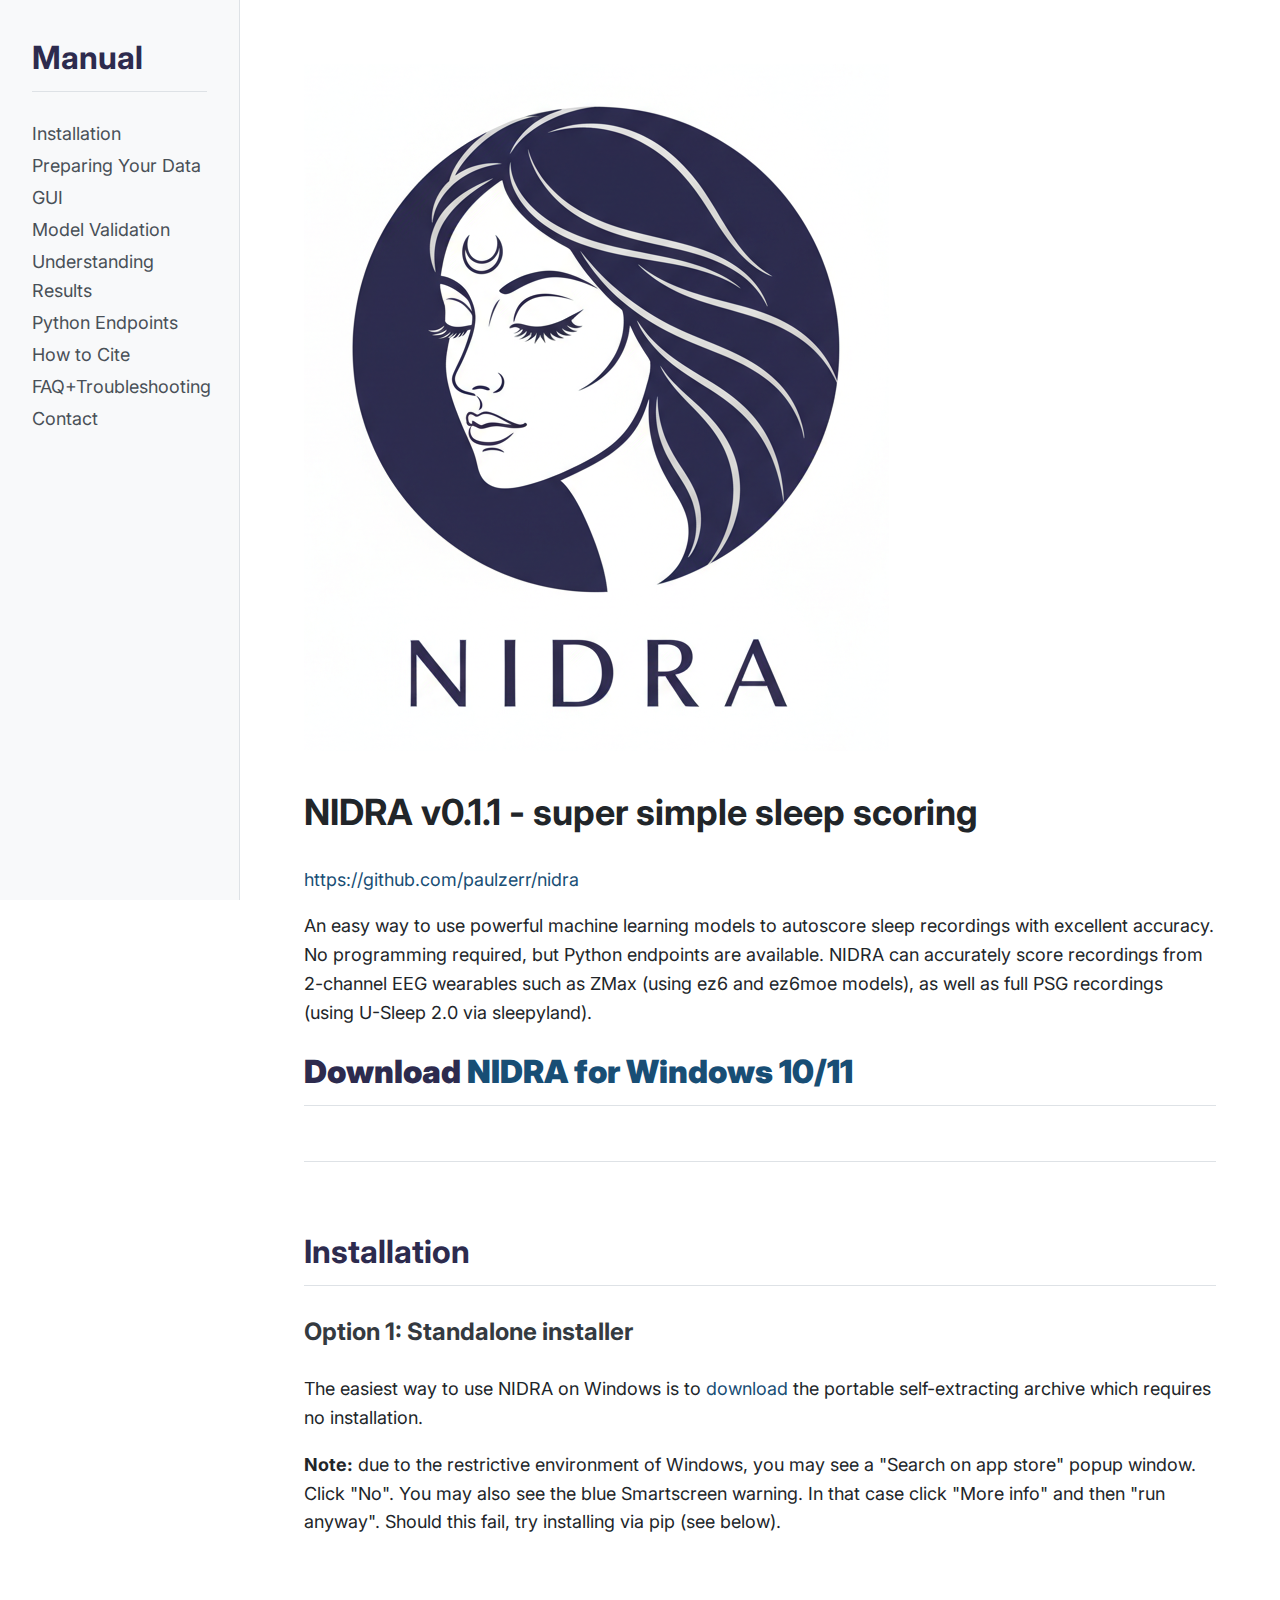
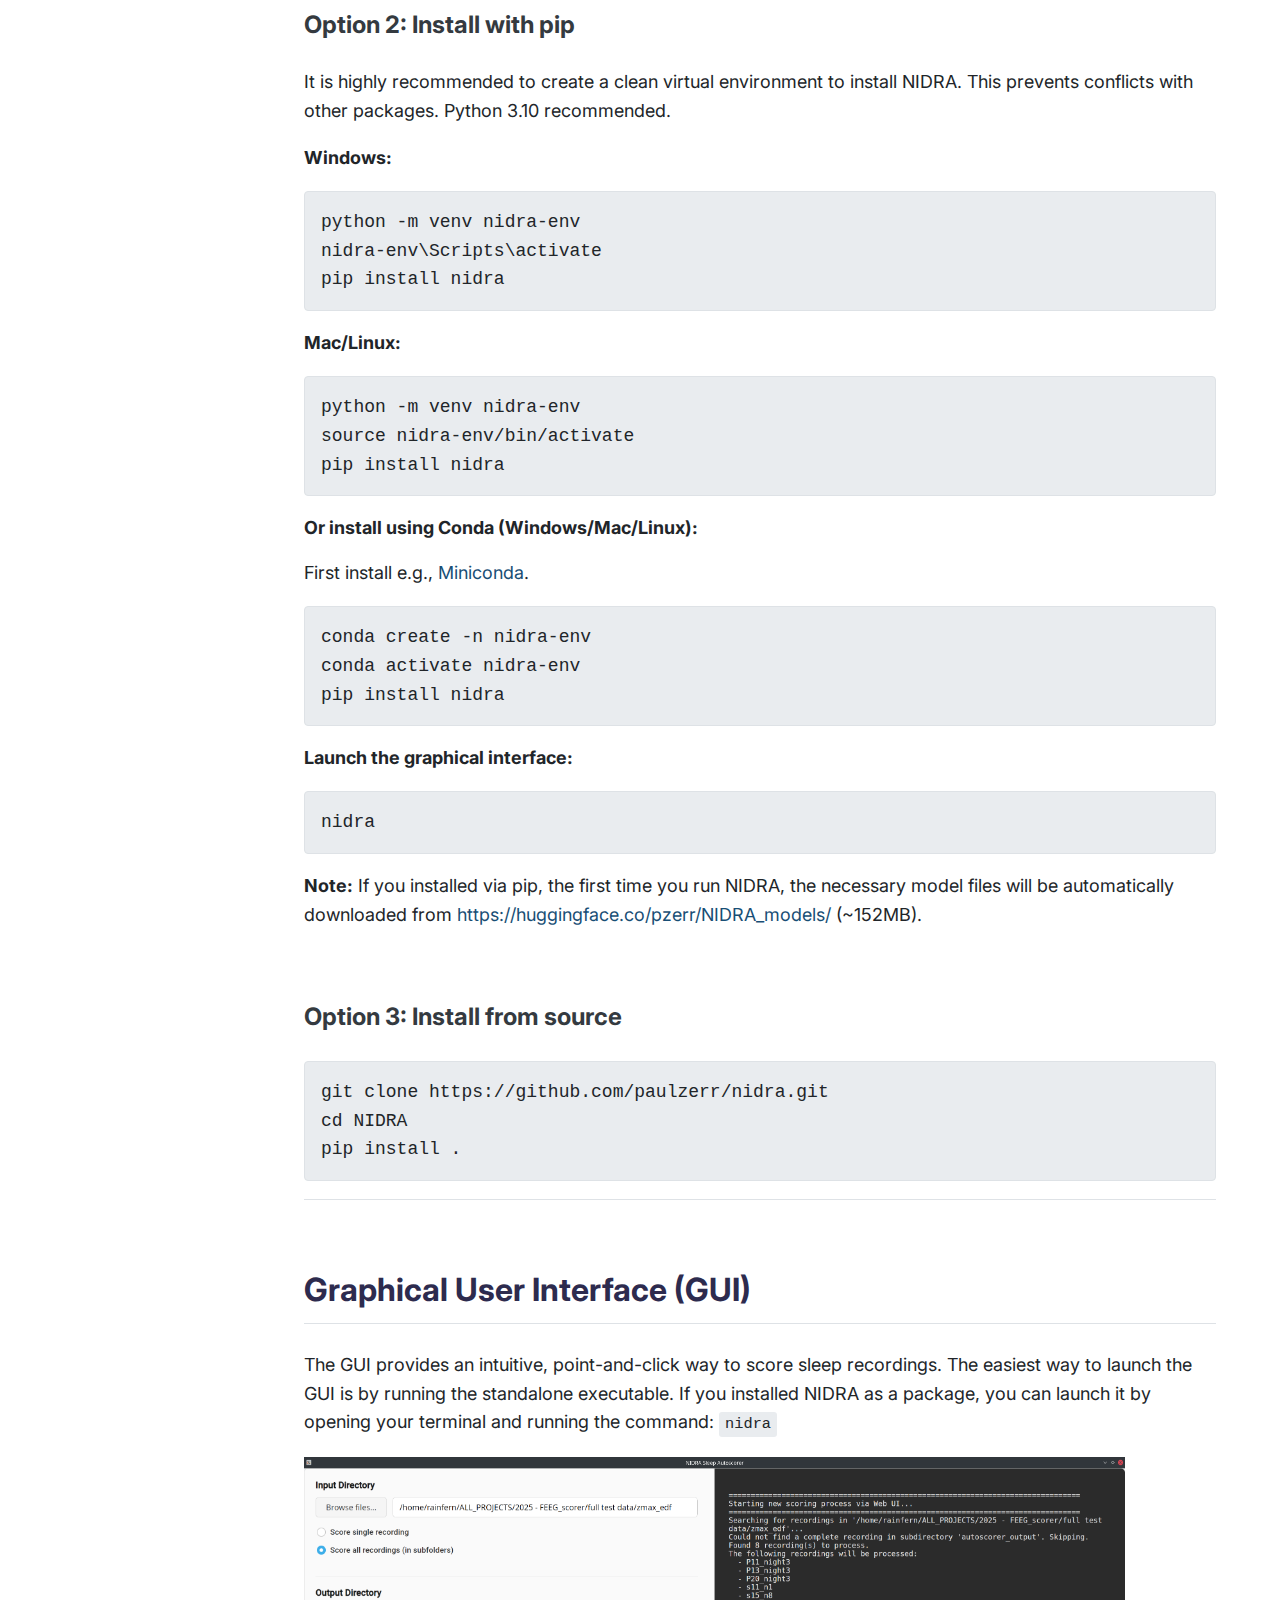
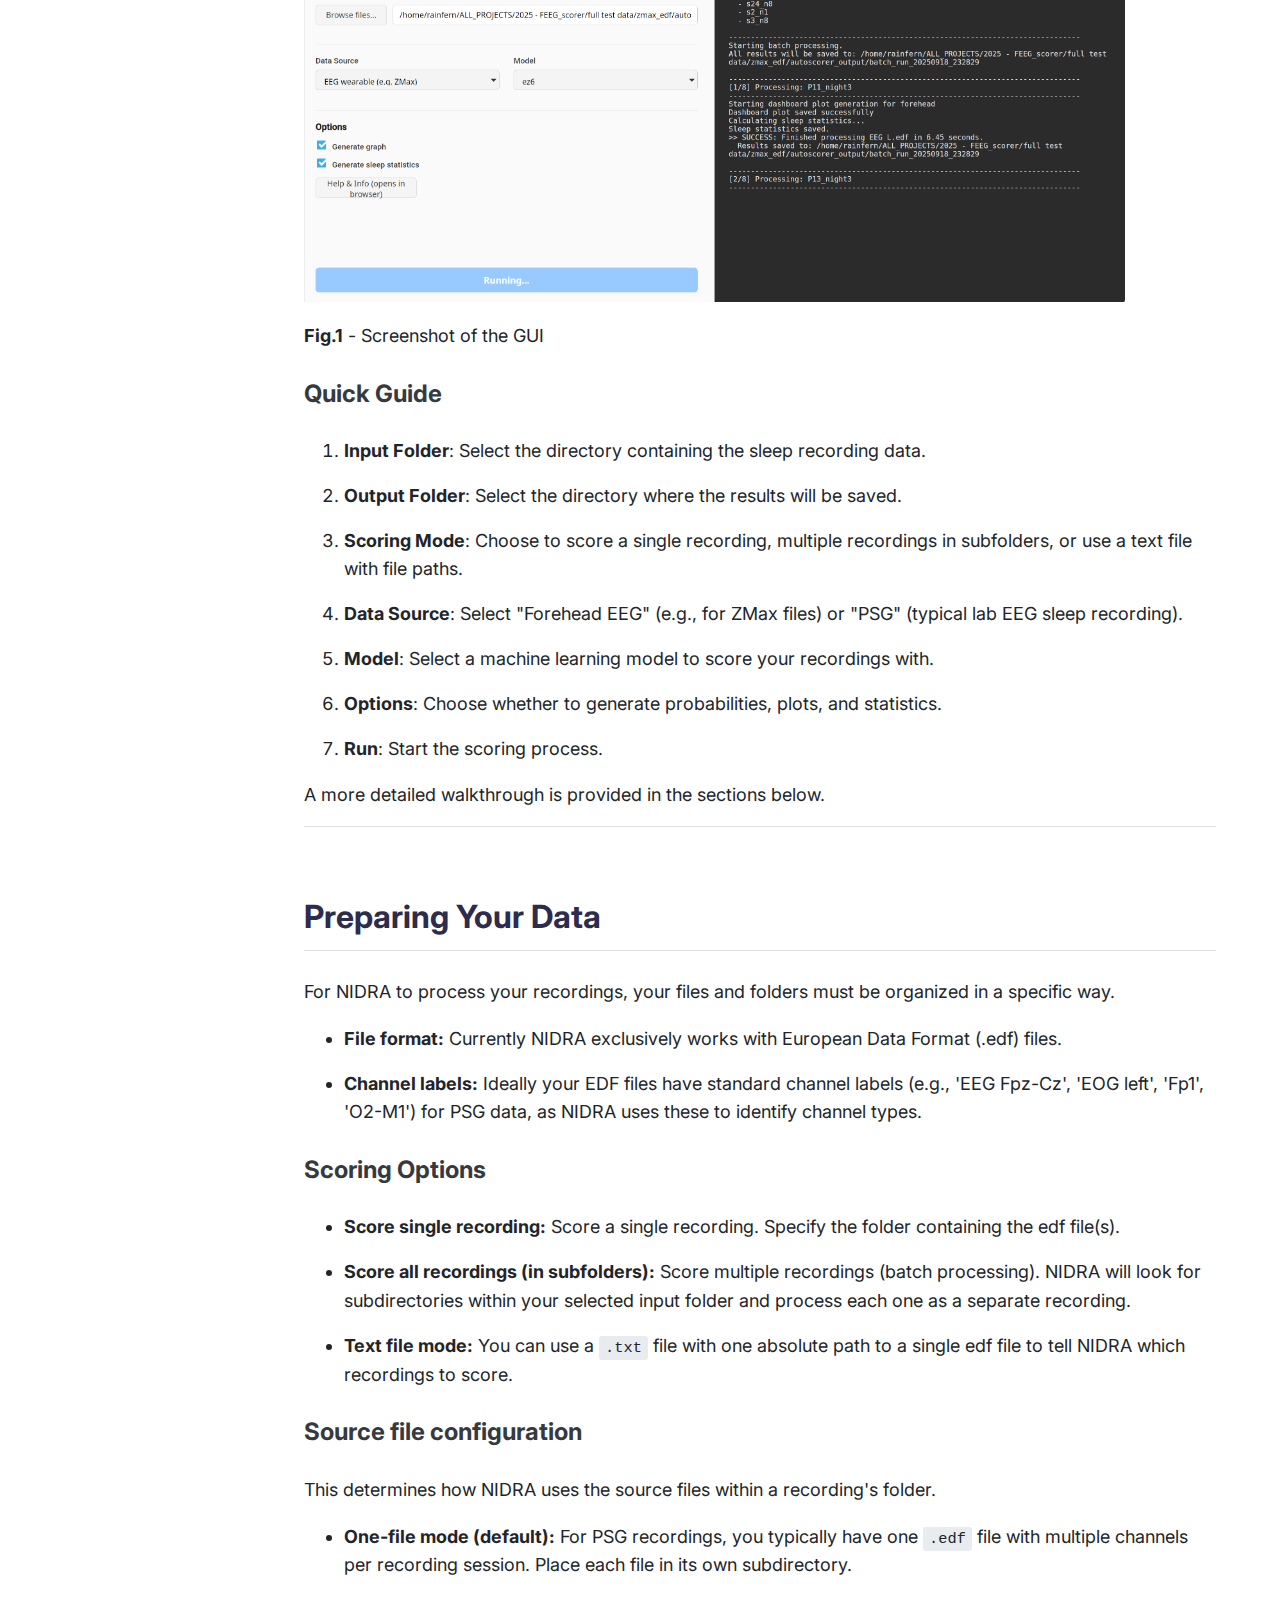
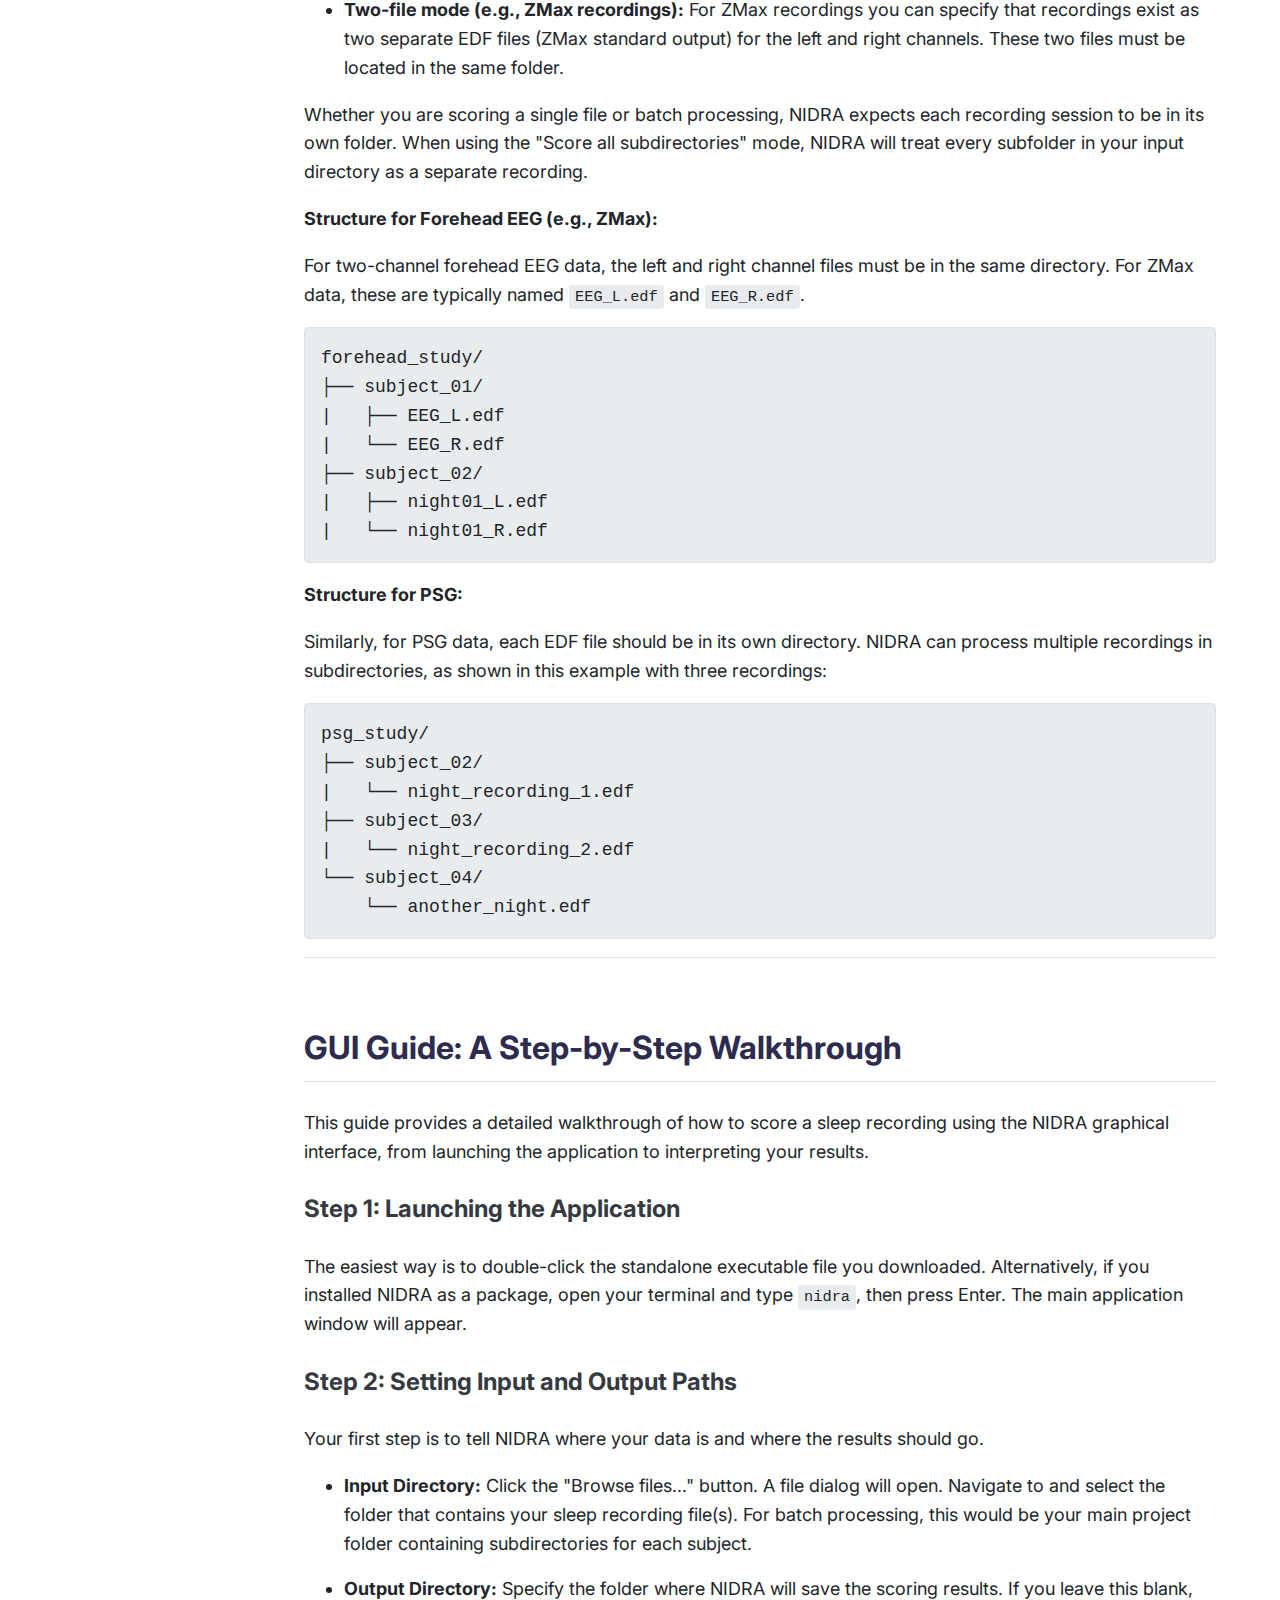
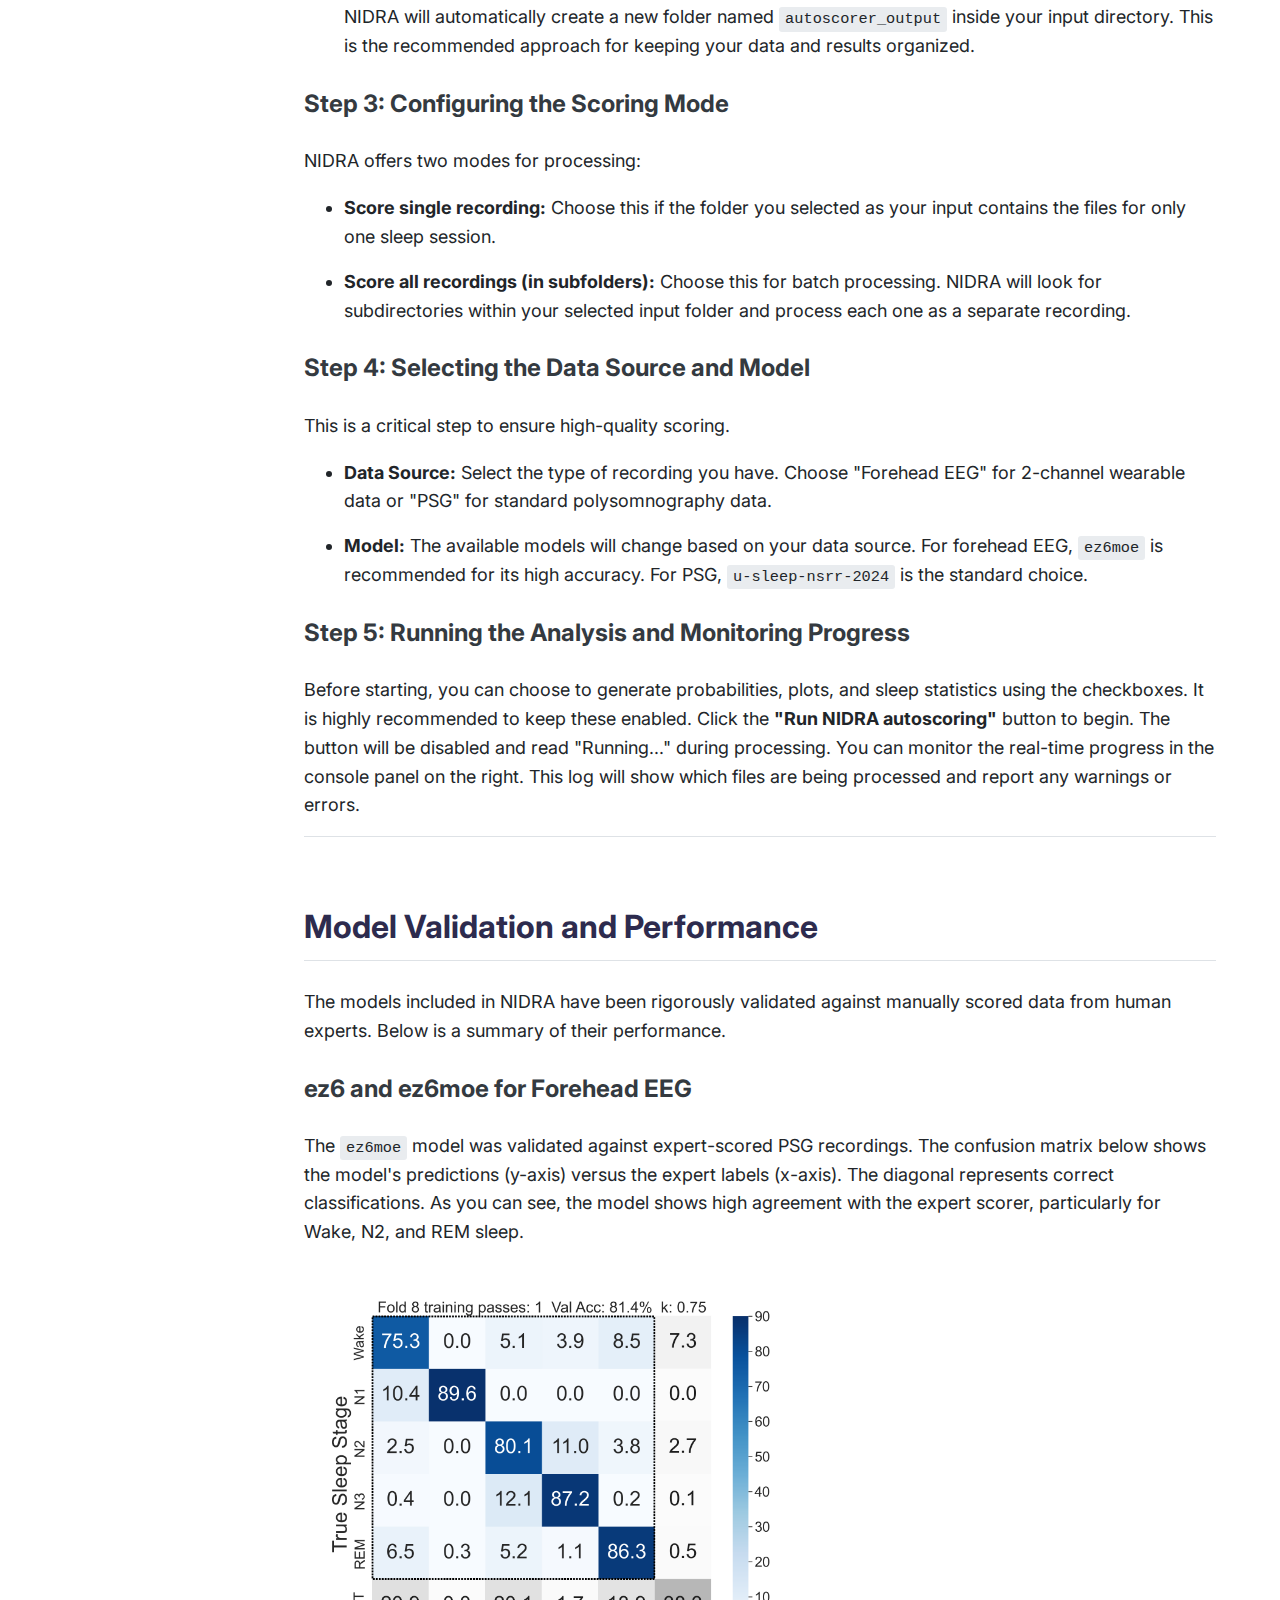
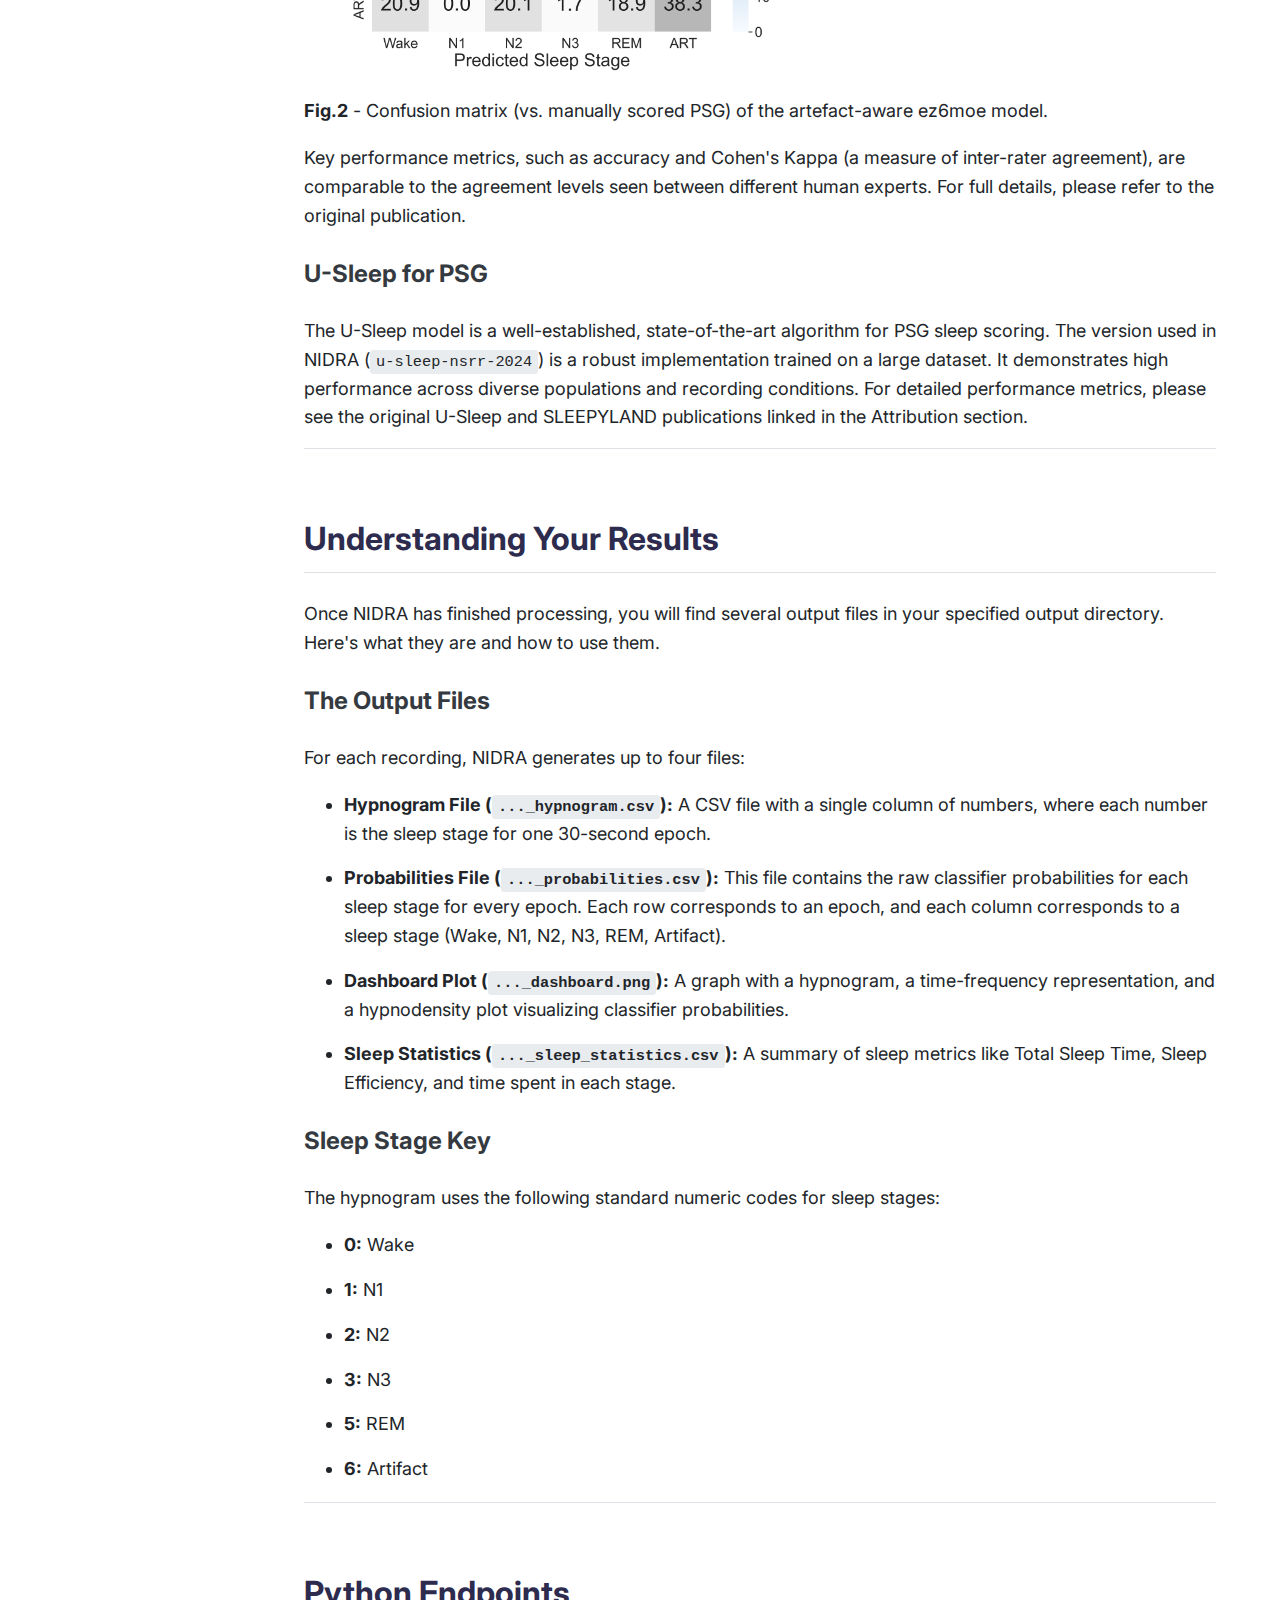
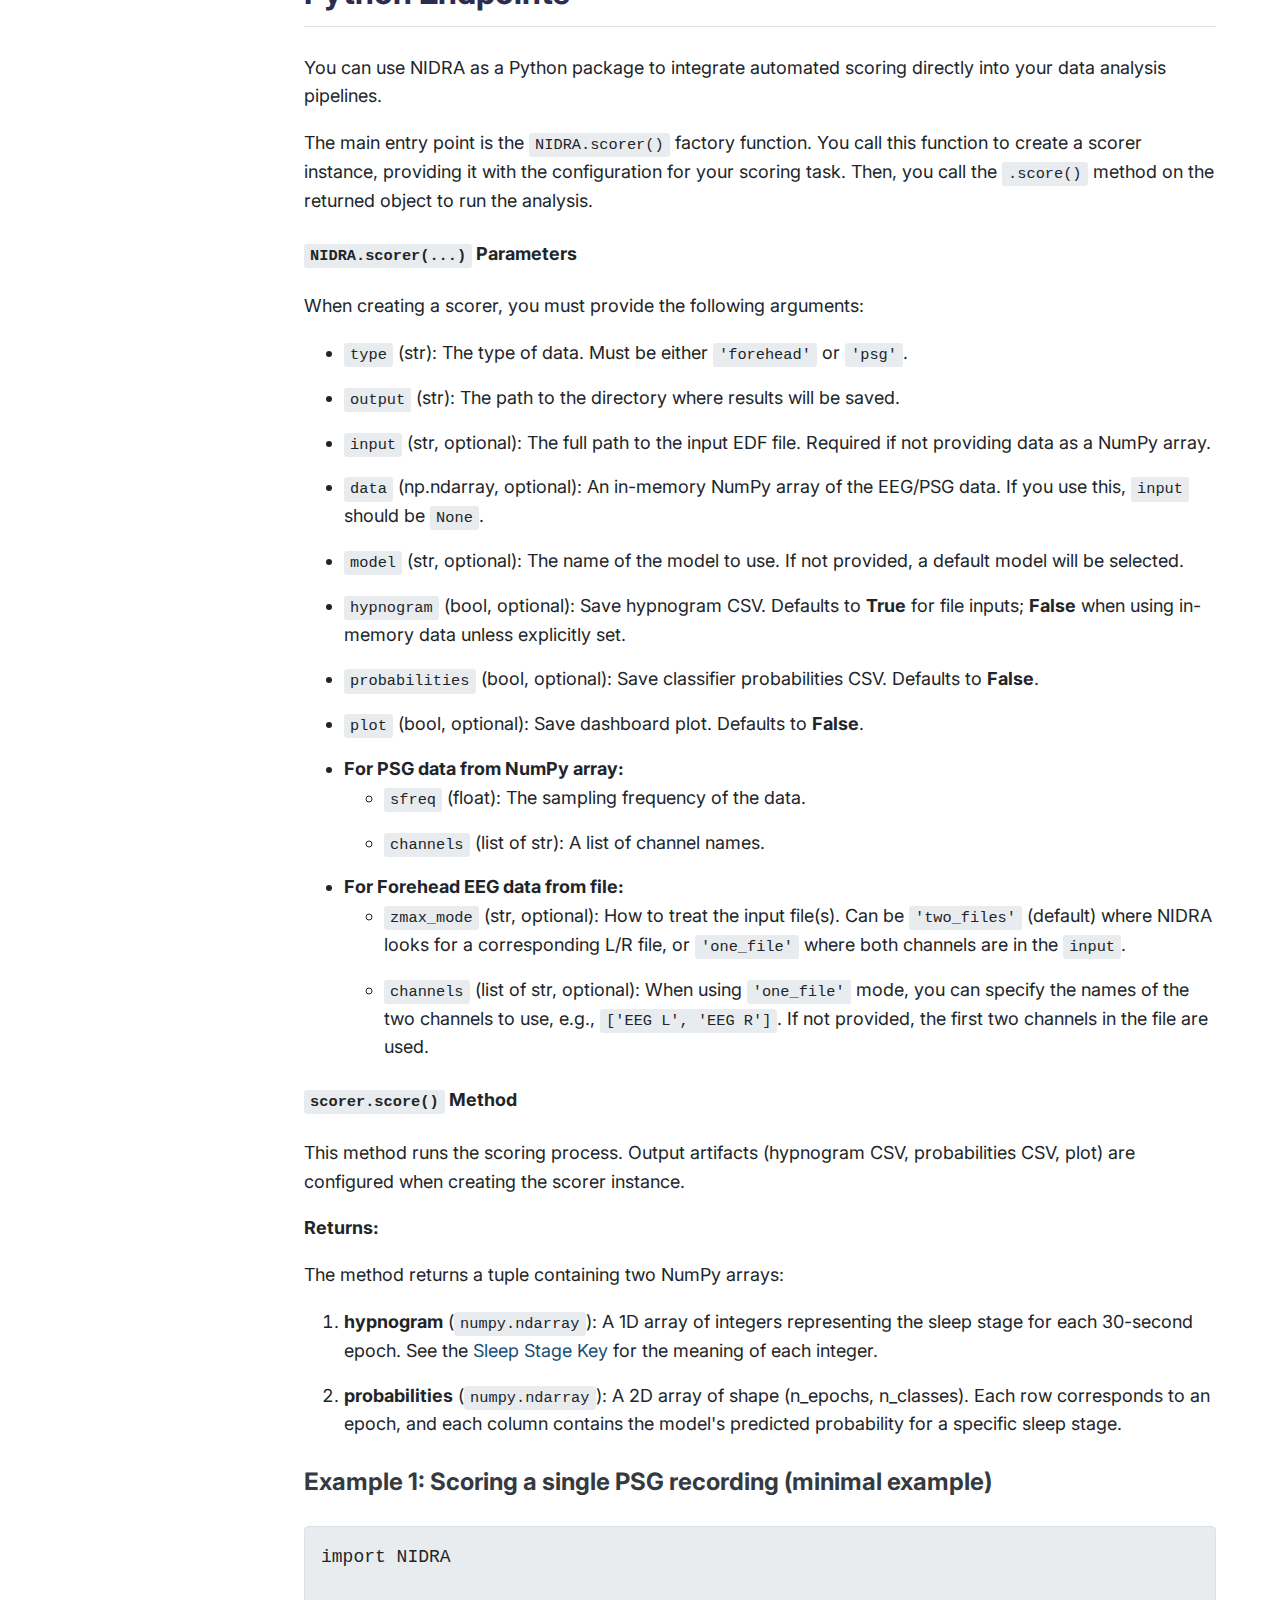
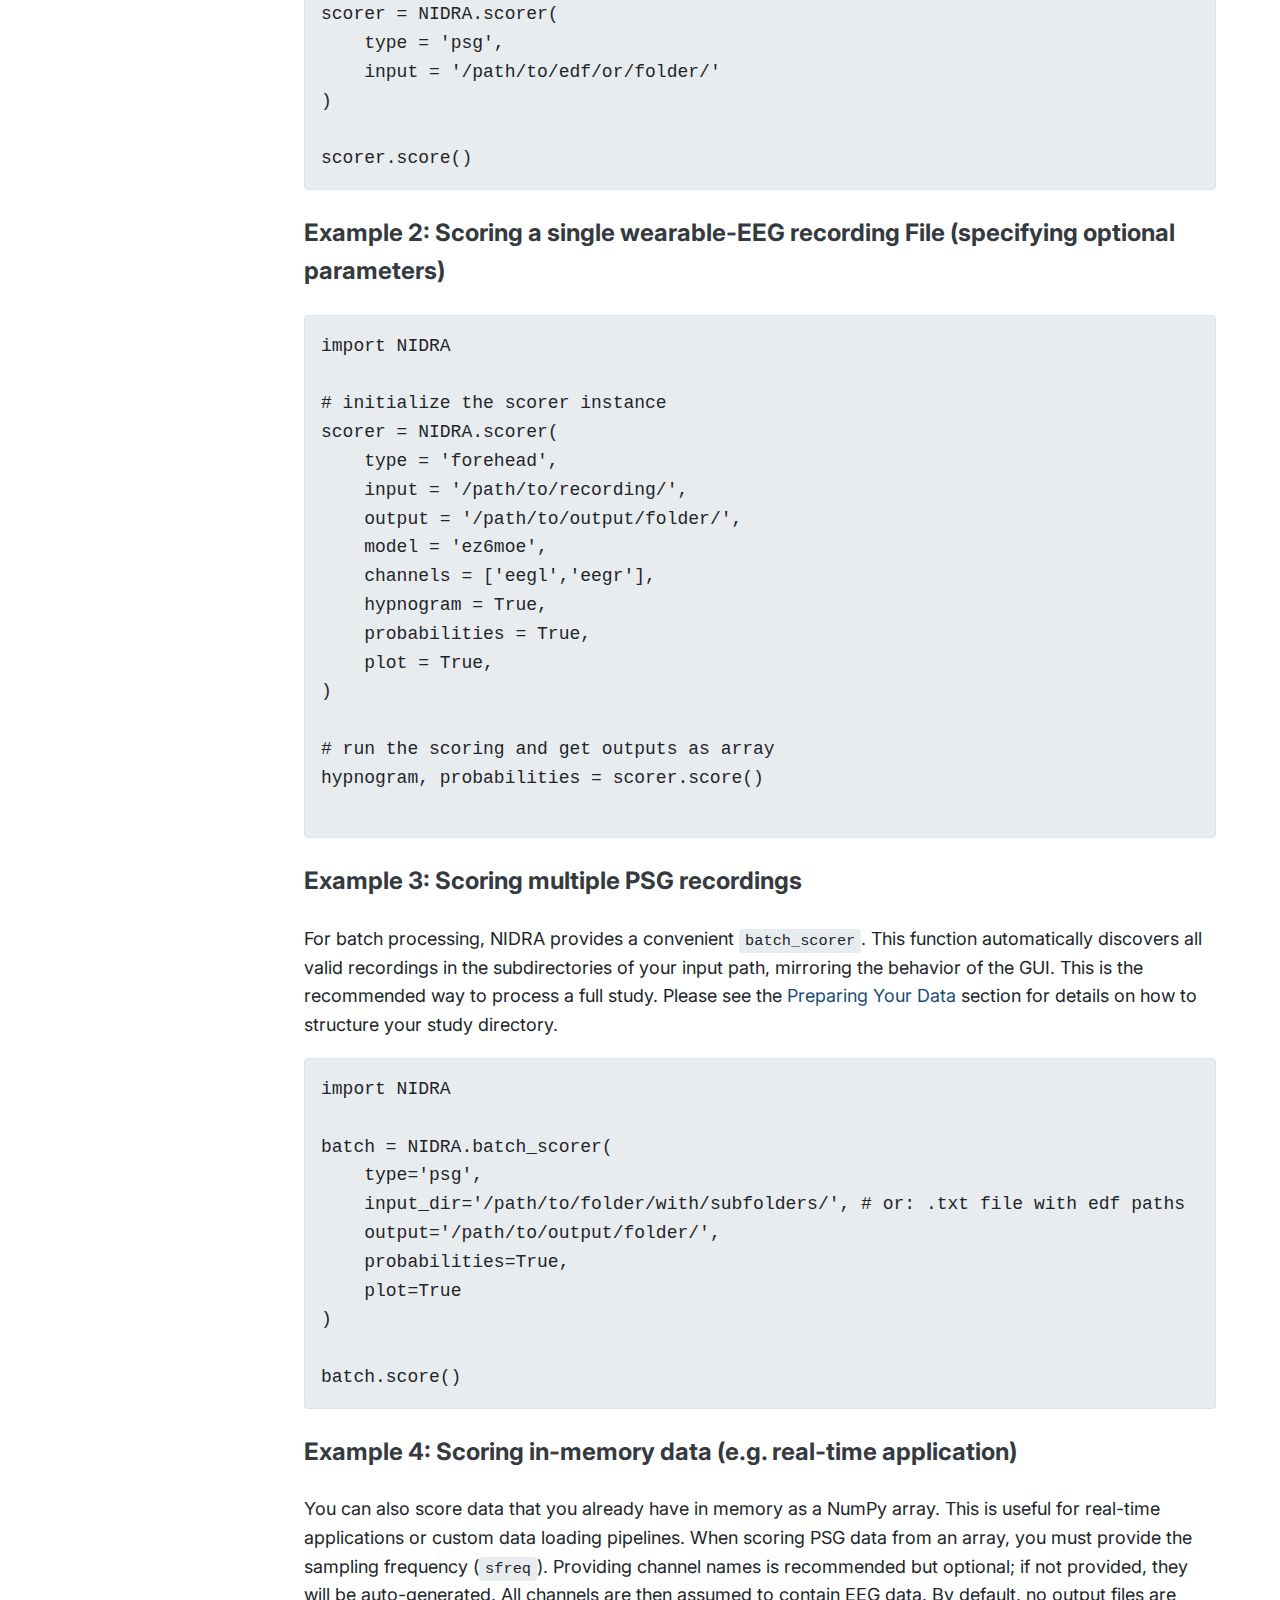
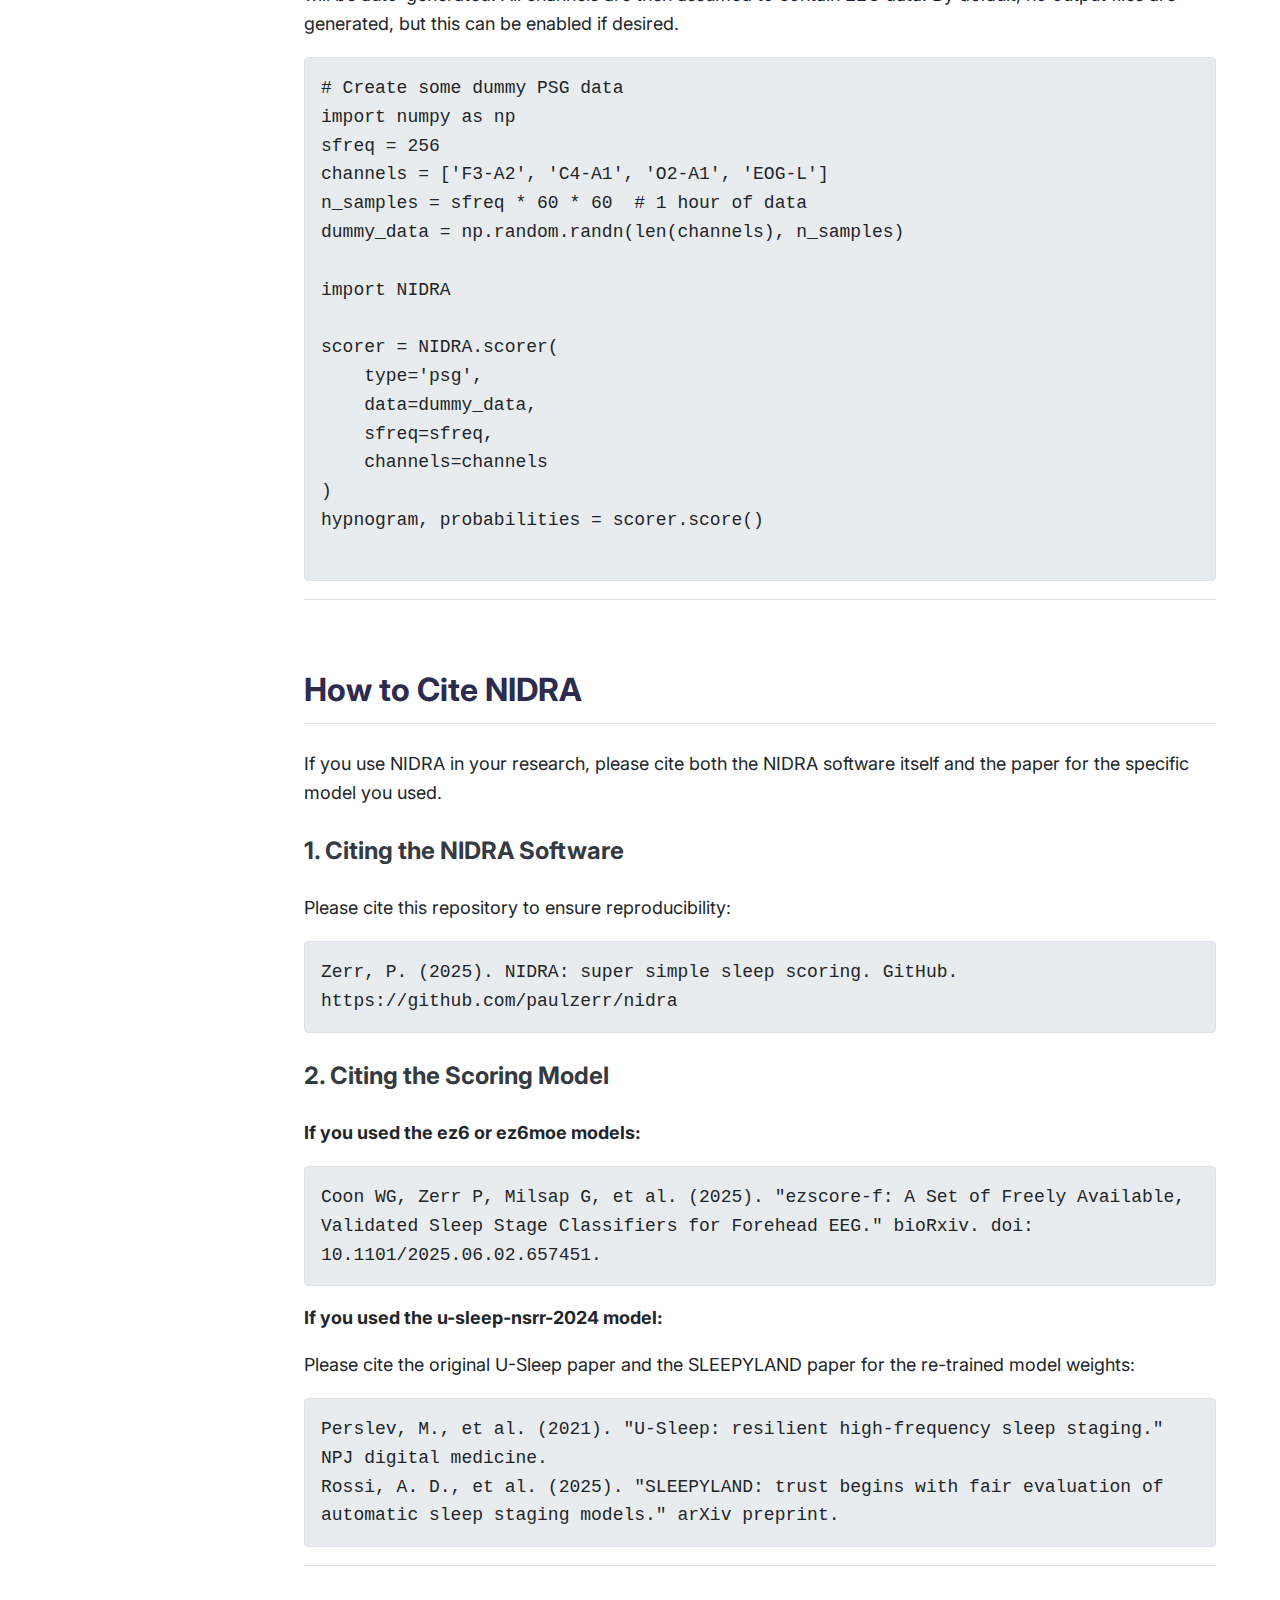
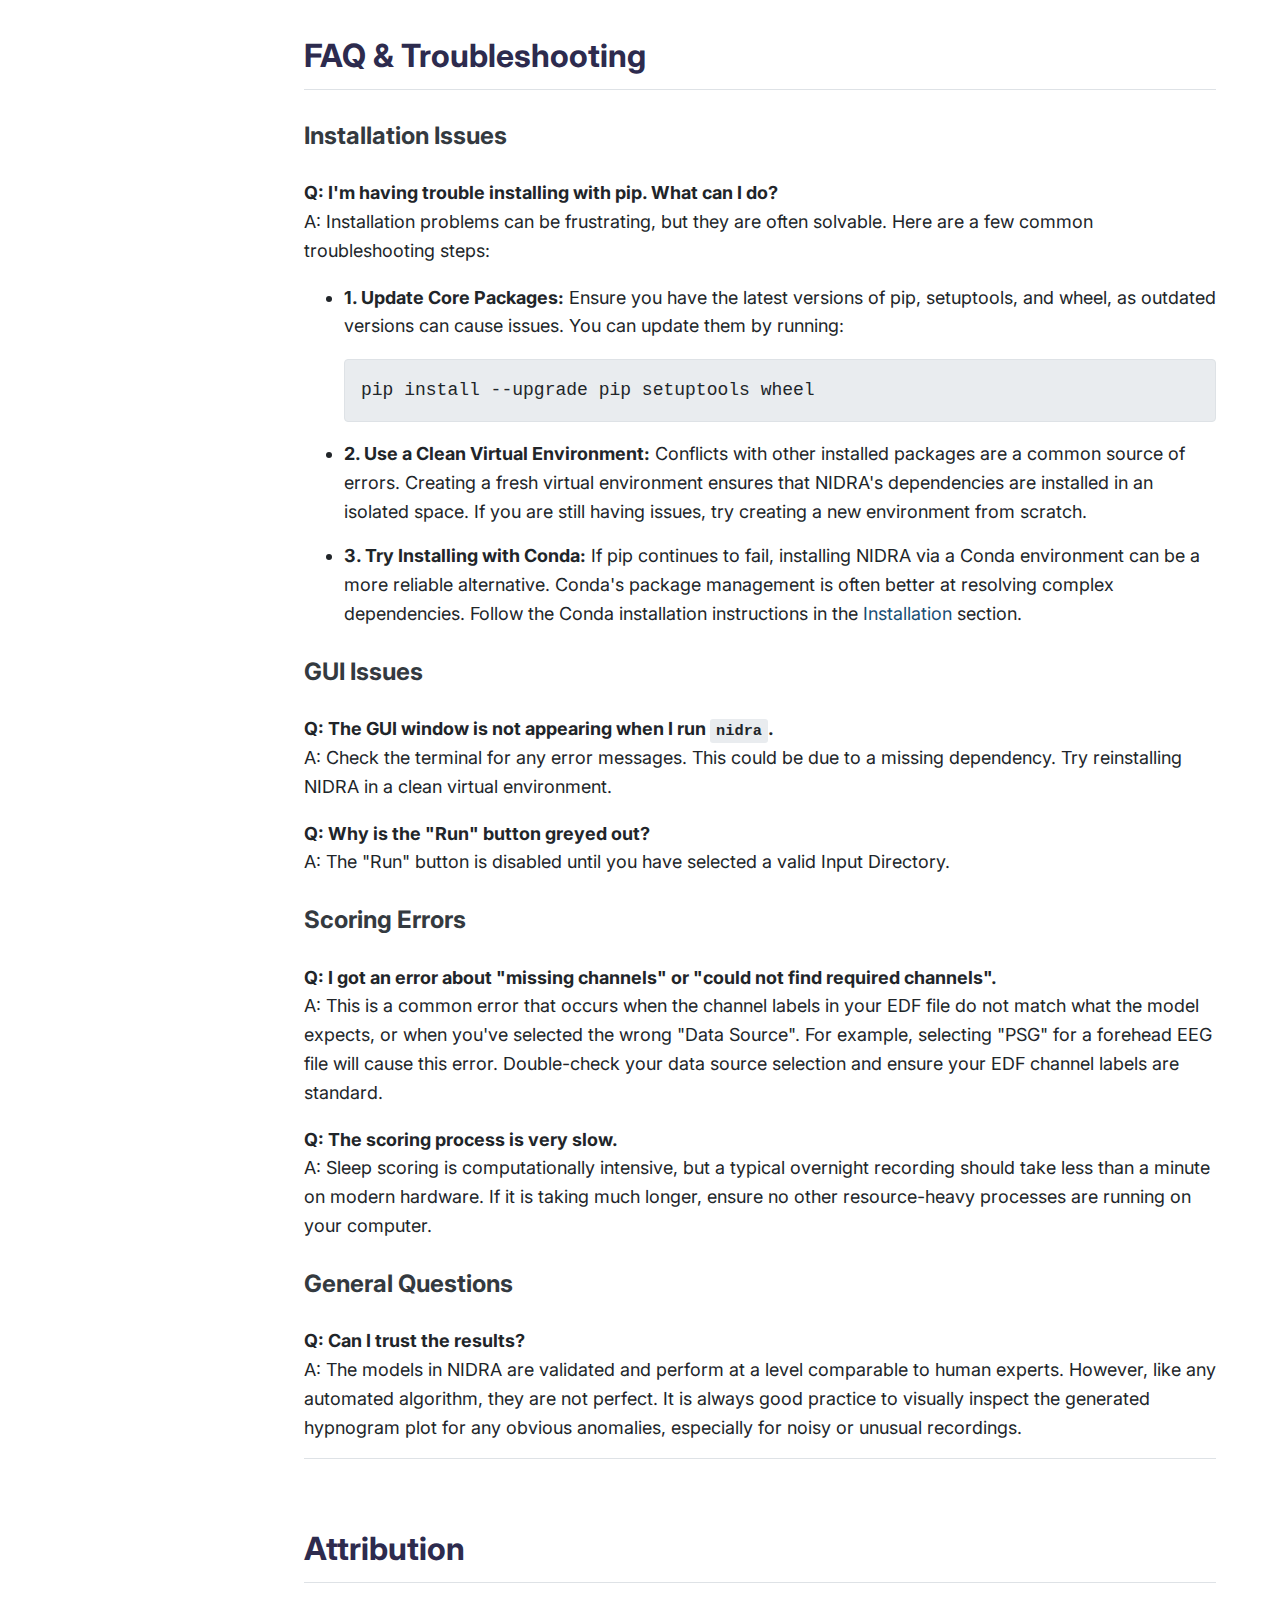
<file: docs/manual_backup.html>
<!DOCTYPE html>
<html lang="en">
<head>
    <meta charset="UTF-8">
    <meta name="viewport" content="width=device-width, initial-scale=1.0">
    <title>NIDRA</title>
    <link rel="stylesheet" href="style.css">
    <link rel="preconnect" href="https://fonts.googleapis.com">
    <link rel="preconnect" href="https://fonts.gstatic.com" crossorigin>
    <link href="https://fonts.googleapis.com/css2?family=Inter:wght@400;600&display=swap" rel="stylesheet">
</head>
<body>
    <nav class="sidebar">
            <h2>Manual</h2>
        <ul>
            <li><a href="#installation">Installation</a></li>
            <li><a href="#preparing-data">Preparing Your Data</a></li>
            <li><a href="#gui-walkthrough">GUI </a></li>
            <li><a href="#model-performance">Model Validation</a></li>
            <li><a href="#understanding-results">Understanding Results</a></li>
            <li><a href="#python-package">Python Endpoints</a></li>
            <li><a href="#how-to-cite">How to Cite</a></li>
            <li><a href="#faq">FAQ+Troubleshooting</a></li>
            <li><a href="#contact">Contact</a></li>
        </ul>
    </nav>
    <main class="content">
        <section id="introduction">
            <div class="intro-container">
                <div class="intro-logo">
                    <img src="logo.png" alt="NIDRA Logo" class="logo">
                </div>
                <div>
                    <h1>NIDRA v0.1.1 - super simple sleep scoring</h1>
                    <a href="https://github.com/paulzerr/nidra" class="intro-link">https://github.com/paulzerr/nidra</a>
                    <p>An easy way to use powerful machine learning models to autoscore sleep recordings with excellent accuracy. No programming required, but Python endpoints are available. NIDRA can accurately score recordings from 2-channel EEG wearables such as ZMax (using ez6 and ez6moe models), as well as full PSG recordings (using U-Sleep 2.0 via sleepyland).</p>

                    <p><h2><strong>Download <a href="https://github.com/paulzerr/nidra/releases/latest/download/NIDRA.exe">NIDRA for Windows 10/11</a></strong></h1></p>
                <p></p>
                <br>
                </div>
            </div>
        </section>

        <section id="installation">
            <h2>Installation</h2>
            <h3>Option 1: Standalone installer</h3>
            <p>The easiest way to use NIDRA on Windows is to <a href="https://github.com/paulzerr/nidra/releases/latest/download/NIDRA.exe">download</a> the portable self-extracting archive which requires no installation.</p>
<p><strong>Note:</strong> due to the restrictive environment of Windows, you may see a "Search on app store" popup window. Click "No". You may also see the blue Smartscreen warning. In that case click "More info" and then "run anyway". Should this fail, try installing via pip (see below).</p>

            <br>
            <h3>Option 2: Install with pip</h3>
            <p>It is highly recommended to create a clean virtual environment to install NIDRA. This prevents conflicts with other packages. Python 3.10 recommended.</p>
            <p><strong>Windows:</strong></p>
            <pre><code>python -m venv nidra-env
nidra-env\Scripts\activate
pip install nidra</code></pre>
            <p><strong>Mac/Linux:</strong></p>
            <pre><code>python -m venv nidra-env
source nidra-env/bin/activate
pip install nidra</code></pre>
            <p><strong>Or install using Conda (Windows/Mac/Linux):</strong></p>
            First install e.g., <a href="https://www.anaconda.com/download/success">Miniconda</a>.</p>
            <pre><code>conda create -n nidra-env
conda activate nidra-env
pip install nidra</code></pre>
            <p><strong>Launch the graphical interface:</strong></p>
            <pre><code>nidra</code></pre>
            <p><strong>Note:</strong> If you installed via pip, the first time you run NIDRA, the necessary model files will be automatically downloaded from <a href="https://huggingface.co/pzerr/NIDRA_models/">https://huggingface.co/pzerr/NIDRA_models/</a> (~152MB). </p>
            <br>
            <h3>Option 3: Install from source</h3>
            <pre><code>git clone https://github.com/paulzerr/nidra.git
cd NIDRA
pip install .</code></pre>
        </section>

        <section id="gui-guide">
            <h2>Graphical User Interface (GUI)</h2>
            <p>The GUI provides an intuitive, point-and-click way to score sleep recordings. The easiest way to launch the GUI is by running the standalone executable. If you installed NIDRA as a package, you can launch it by opening your terminal and running the command: <code>nidra</code></p>
            <img src="gui.png" alt="Screenshot of the NIDRA GUI" style="width: 90%; display: block; margin: 20px 0;">
            <p><b>Fig.1</b> - Screenshot of the GUI</p>
            <h3>Quick Guide</h3>
            <ol>
                <li><strong>Input Folder</strong>: Select the directory containing the sleep recording data.</li>
                <li><strong>Output Folder</strong>: Select the directory where the results will be saved.</li>
                <li><strong>Scoring Mode</strong>: Choose to score a single recording, multiple recordings in subfolders, or use a text file with file paths.</li>
                <li><strong>Data Source</strong>: Select "Forehead EEG" (e.g., for ZMax files) or "PSG" (typical lab EEG sleep recording).</li>
                <li><strong>Model</strong>: Select a machine learning model to score your recordings with. </li>
                <li><strong>Options</strong>: Choose whether to generate probabilities, plots, and statistics.</li>
                <li><strong>Run</strong>: Start the scoring process.</li>
            </ol>
            <p>A more detailed walkthrough is provided in the sections below.</p>
        </section>

        <section id="preparing-data">
            <h2>Preparing Your Data</h2>
            <p>For NIDRA to process your recordings, your files and folders must be organized in a specific way.</p>

            <ul>
                <li><strong>File format:</strong> Currently NIDRA exclusively works with European Data Format (.edf) files.</li>
                <li><strong>Channel labels:</strong> Ideally your EDF files have standard channel labels (e.g., 'EEG Fpz-Cz', 'EOG left', 'Fp1', 'O2-M1') for PSG data, as NIDRA uses these to identify channel types.</li>
            </ul>

            <h3 id="scoring-options">Scoring Options</h3>
            <ul>
                <li><strong>Score single recording:</strong> Score a single recording. Specify the folder containing the edf file(s).</li>
                <li><strong>Score all recordings (in subfolders):</strong> Score multiple recordings (batch processing). NIDRA will look for subdirectories within your selected input folder and process each one as a separate recording.</li>
                <li><strong>Text file mode:</strong> You can use a <code>.txt</code> file with one absolute path to a single edf file to tell NIDRA which recordings to score.</li>
            </ul>

            <h3 id="source-file-configuration">Source file configuration</h3>
            <p>This determines how NIDRA uses the source files within a recording's folder.</p>
            <ul>
                <li><strong>One-file mode (default):</strong> For PSG recordings, you typically have one <code>.edf</code> file with multiple channels per recording session. Place each file in its own subdirectory.</li>
                <li><strong>Two-file mode (e.g., ZMax recordings):</strong> For ZMax recordings you can specify that recordings exist as two separate EDF files (ZMax standard output) for the left and right channels. These two files must be located in the same folder.</li>
            </ul>

            <p>Whether you are scoring a single file or batch processing, NIDRA expects each recording session to be in its own folder. When using the "Score all subdirectories" mode, NIDRA will treat every subfolder in your input directory as a separate recording.</p>
            <p><strong>Structure for Forehead EEG (e.g., ZMax):</strong></p>
            <p>For two-channel forehead EEG data, the left and right channel files must be in the same directory. For ZMax data, these are typically named <code>EEG_L.edf</code> and <code>EEG_R.edf</code>.</p>
            <pre>
forehead_study/
├── subject_01/
|   ├── EEG_L.edf
|   └── EEG_R.edf
├── subject_02/
|   ├── night01_L.edf
|   └── night01_R.edf
</pre>
            <p><strong>Structure for PSG:</strong></p>
            <p>Similarly, for PSG data, each EDF file should be in its own directory. NIDRA can process multiple recordings in subdirectories, as shown in this example with three recordings:</p>
            <pre>
psg_study/
├── subject_02/
|   └── night_recording_1.edf
├── subject_03/
|   └── night_recording_2.edf
└── subject_04/
    └── another_night.edf
</pre>
        </section>

        <section id="gui-walkthrough">
            <h2>GUI Guide: A Step-by-Step Walkthrough</h2>
            <p>This guide provides a detailed walkthrough of how to score a sleep recording using the NIDRA graphical interface, from launching the application to interpreting your results.</p>
            <h3>Step 1: Launching the Application</h3>
            <p>The easiest way is to double-click the standalone executable file you downloaded. Alternatively, if you installed NIDRA as a package, open your terminal and type <code>nidra</code>, then press Enter. The main application window will appear.</p>
            <h3>Step 2: Setting Input and Output Paths</h3>
            <p>Your first step is to tell NIDRA where your data is and where the results should go.</p>
            <ul>
                <li><strong>Input Directory:</strong> Click the "Browse files..." button. A file dialog will open. Navigate to and select the folder that contains your sleep recording file(s). For batch processing, this would be your main project folder containing subdirectories for each subject.</li>
                <li><strong>Output Directory:</strong> Specify the folder where NIDRA will save the scoring results. If you leave this blank, NIDRA will automatically create a new folder named <code>autoscorer_output</code> inside your input directory. This is the recommended approach for keeping your data and results organized.</li>
            </ul>
            <h3>Step 3: Configuring the Scoring Mode</h3>
            <p>NIDRA offers two modes for processing:</p>
            <ul>
                <li><strong>Score single recording:</strong> Choose this if the folder you selected as your input contains the files for only one sleep session.</li>
                <li><strong>Score all recordings (in subfolders):</strong> Choose this for batch processing. NIDRA will look for subdirectories within your selected input folder and process each one as a separate recording.</li>
            </ul>
            <h3>Step 4: Selecting the Data Source and Model</h3>
            <p>This is a critical step to ensure high-quality scoring.</p>
            <ul>
                <li><strong>Data Source:</strong> Select the type of recording you have. Choose "Forehead EEG" for 2-channel wearable data or "PSG" for standard polysomnography data.</li>
                <li><strong>Model:</strong> The available models will change based on your data source. For forehead EEG, <code>ez6moe</code> is recommended for its high accuracy. For PSG, <code>u-sleep-nsrr-2024</code> is the standard choice.</li>
            </ul>
            <h3>Step 5: Running the Analysis and Monitoring Progress</h3>
            <p>Before starting, you can choose to generate probabilities, plots, and sleep statistics using the checkboxes. It is highly recommended to keep these enabled. Click the <strong>"Run NIDRA autoscoring"</strong> button to begin. The button will be disabled and read "Running..." during processing. You can monitor the real-time progress in the console panel on the right. This log will show which files are being processed and report any warnings or errors.</p>
        </section>

        <section id="model-performance">
            <h2>Model Validation and Performance</h2>
            <p>The models included in NIDRA have been rigorously validated against manually scored data from human experts. Below is a summary of their performance.</p>
            <h3>ez6 and ez6moe for Forehead EEG</h3>
            <p>The <code>ez6moe</code> model was validated against expert-scored PSG recordings. The confusion matrix below shows the model's predictions (y-axis) versus the expert labels (x-axis). The diagonal represents correct classifications. As you can see, the model shows high agreement with the expert scorer, particularly for Wake, N2, and REM sleep.</p>
            <img src="matrix.png" alt="Confusion matrix of the ez6moe model" style="width: 60%; max-width: 600px; display: block; margin: 20px 0;">
            <p><b>Fig.2</b> - Confusion matrix (vs. manually scored PSG) of the artefact-aware ez6moe model.</p>
            <p>Key performance metrics, such as accuracy and Cohen's Kappa (a measure of inter-rater agreement), are comparable to the agreement levels seen between different human experts. For full details, please refer to the original publication.</p>
            <h3>U-Sleep for PSG</h3>
            <p>The U-Sleep model is a well-established, state-of-the-art algorithm for PSG sleep scoring. The version used in NIDRA (<code>u-sleep-nsrr-2024</code>) is a robust implementation trained on a large dataset. It demonstrates high performance across diverse populations and recording conditions. For detailed performance metrics, please see the original U-Sleep and SLEEPYLAND publications linked in the Attribution section.</p>
        </section>

        <section id="understanding-results">
            <h2>Understanding Your Results</h2>
            <p>Once NIDRA has finished processing, you will find several output files in your specified output directory. Here's what they are and how to use them.</p>
            <h3>The Output Files</h3>
            <p>For each recording, NIDRA generates up to four files:</p>
            <ul>
                <li><strong>Hypnogram File (<code>..._hypnogram.csv</code>):</strong> A CSV file with a single column of numbers, where each number is the sleep stage for one 30-second epoch.</li>
                <li><strong>Probabilities File (<code>..._probabilities.csv</code>):</strong> This file contains the raw classifier probabilities for each sleep stage for every epoch. Each row corresponds to an epoch, and each column corresponds to a sleep stage (Wake, N1, N2, N3, REM, Artifact).</li>
                <li><strong>Dashboard Plot (<code>..._dashboard.png</code>):</strong> A graph with a hypnogram, a time-frequency representation, and a hypnodensity plot visualizing classifier probabilities.</li>
                <li><strong>Sleep Statistics (<code>..._sleep_statistics.csv</code>):</strong> A summary of sleep metrics like Total Sleep Time, Sleep Efficiency, and time spent in each stage.</li>
            </ul>

            <h3>Sleep Stage Key</h3>
            <p>The hypnogram uses the following standard numeric codes for sleep stages:</p>
            <ul>
                <li><strong>0:</strong> Wake</li>
                <li><strong>1:</strong> N1</li>
                <li><strong>2:</strong> N2</li>
                <li><strong>3:</strong> N3</li>
                <li><strong>5:</strong> REM</li>
                <li><strong>6:</strong> Artifact</li>
            </ul>
        </section>


        <section id="python-package">
            <h2>Python Endpoints</h2>
            <p>You can use NIDRA as a Python package to integrate automated scoring directly into your data analysis pipelines.</p>

            <p>The main entry point is the <code>NIDRA.scorer()</code> factory function. You call this function to create a scorer instance, providing it with the configuration for your scoring task. Then, you call the <code>.score()</code> method on the returned object to run the analysis.</p>

            <h4><code>NIDRA.scorer(...)</code> Parameters</h4>
            <p>When creating a scorer, you must provide the following arguments:</p>
            <ul>
                <li><code>type</code> (str): The type of data. Must be either <code>'forehead'</code> or <code>'psg'</code>.</li>
                <li><code>output</code> (str): The path to the directory where results will be saved.</li>
                <li><code>input</code> (str, optional): The full path to the input EDF file. Required if not providing data as a NumPy array.</li>
                <li><code>data</code> (np.ndarray, optional): An in-memory NumPy array of the EEG/PSG data. If you use this, <code>input</code> should be <code>None</code>.</li>
                <li><code>model</code> (str, optional): The name of the model to use. If not provided, a default model will be selected.</li>
                <li><code>hypnogram</code> (bool, optional): Save hypnogram CSV. Defaults to <strong>True</strong> for file inputs; <strong>False</strong> when using in-memory data unless explicitly set.</li>
                <li><code>probabilities</code> (bool, optional): Save classifier probabilities CSV. Defaults to <strong>False</strong>.</li>
                <li><code>plot</code> (bool, optional): Save dashboard plot. Defaults to <strong>False</strong>.</li>
                <li><strong>For PSG data from NumPy array:</strong>
                    <ul>
                        <li><code>sfreq</code> (float): The sampling frequency of the data.</li>
                        <li><code>channels</code> (list of str): A list of channel names.</li>
                    </ul>
                </li>
                <li><strong>For Forehead EEG data from file:</strong>
                    <ul>
                        <li><code>zmax_mode</code> (str, optional): How to treat the input file(s). Can be <code>'two_files'</code> (default) where NIDRA looks for a corresponding L/R file, or <code>'one_file'</code> where both channels are in the <code>input</code>.</li>
                        <li><code>channels</code> (list of str, optional): When using <code>'one_file'</code> mode, you can specify the names of the two channels to use, e.g., <code>['EEG L', 'EEG R']</code>. If not provided, the first two channels in the file are used.</li>
                    </ul>
                </li>
            </ul>

            <h4><code>scorer.score()</code> Method</h4>
            <p>This method runs the scoring process. Output artifacts (hypnogram CSV, probabilities CSV, plot) are configured when creating the scorer instance.</p>
            <p><strong>Returns:</strong></p>
            <p>The method returns a tuple containing two NumPy arrays:</p>
            <ol>
                <li><strong>hypnogram</strong> (<code>numpy.ndarray</code>): A 1D array of integers representing the sleep stage for each 30-second epoch. See the <a href="#understanding-results">Sleep Stage Key</a> for the meaning of each integer.</li>
                <li><strong>probabilities</strong> (<code>numpy.ndarray</code>): A 2D array of shape (n_epochs, n_classes). Each row corresponds to an epoch, and each column contains the model's predicted probability for a specific sleep stage.</li>
            </ol>

            <h3>Example 1: Scoring a single PSG recording (minimal example)</h3>
            <pre>
import NIDRA

scorer = NIDRA.scorer(
    type = 'psg',
    input = '/path/to/edf/or/folder/'
)

scorer.score()
</pre>

            <h3>Example 2: Scoring a single wearable-EEG recording File (specifying optional parameters)</h3>
            <pre>
import NIDRA

# initialize the scorer instance
scorer = NIDRA.scorer(
    type = 'forehead',
    input = '/path/to/recording/',
    output = '/path/to/output/folder/',
    model = 'ez6moe',
    channels = ['eegl','eegr'],
    hypnogram = True,
    probabilities = True,
    plot = True,
)

# run the scoring and get outputs as array
hypnogram, probabilities = scorer.score()

</pre>


            <h3>Example 3: Scoring multiple PSG recordings</h3>
            <p>For batch processing, NIDRA provides a convenient <code>batch_scorer</code>. This function automatically discovers all valid recordings in the subdirectories of your input path, mirroring the behavior of the GUI. This is the recommended way to process a full study. Please see the <a href="#preparing-data">Preparing Your Data</a> section for details on how to structure your study directory.</p>

            <pre>
import NIDRA

batch = NIDRA.batch_scorer(
    type='psg',
    input_dir='/path/to/folder/with/subfolders/', # or: .txt file with edf paths
    output='/path/to/output/folder/',
    probabilities=True,
    plot=True
)

batch.score()
</pre>
            <h3>Example 4: Scoring in-memory data (e.g. real-time application)</h3>
            <p>You can also score data that you already have in memory as a NumPy array. This is useful for real-time applications or custom data loading pipelines. When scoring PSG data from an array, you must provide the sampling frequency (<code>sfreq</code>). Providing channel names is recommended but optional; if not provided, they will be auto-generated. All channels are then assumed to contain EEG data. By default, no output files are generated, but this can be enabled if desired.</p>
            <pre>
# Create some dummy PSG data
import numpy as np
sfreq = 256
channels = ['F3-A2', 'C4-A1', 'O2-A1', 'EOG-L']
n_samples = sfreq * 60 * 60  # 1 hour of data
dummy_data = np.random.randn(len(channels), n_samples)

import NIDRA

scorer = NIDRA.scorer(
    type='psg',
    data=dummy_data,
    sfreq=sfreq,
    channels=channels
)
hypnogram, probabilities = scorer.score()

</pre>

        </section>

        <section id="how-to-cite">
            <h2>How to Cite NIDRA</h2>
            <p>If you use NIDRA in your research, please cite both the NIDRA software itself and the paper for the specific model you used.</p>
            <h3>1. Citing the NIDRA Software</h3>
            <p>Please cite this repository to ensure reproducibility:</p>
            <pre>
Zerr, P. (2025). NIDRA: super simple sleep scoring. GitHub. https://github.com/paulzerr/nidra
</pre>
            <h3>2. Citing the Scoring Model</h3>
            <p><strong>If you used the ez6 or ez6moe models:</strong></p>
            <pre>
Coon WG, Zerr P, Milsap G, et al. (2025). "ezscore-f: A Set of Freely Available, Validated Sleep Stage Classifiers for Forehead EEG." bioRxiv. doi: 10.1101/2025.06.02.657451.
</pre>
            <p><strong>If you used the u-sleep-nsrr-2024 model:</strong></p>
            <p>Please cite the original U-Sleep paper and the SLEEPYLAND paper for the re-trained model weights:</p>
            <pre>
Perslev, M., et al. (2021). "U-Sleep: resilient high-frequency sleep staging." NPJ digital medicine.
Rossi, A. D., et al. (2025). "SLEEPYLAND: trust begins with fair evaluation of automatic sleep staging models." arXiv preprint.
</pre>
        </section>

        <section id="faq">
            <h2>FAQ & Troubleshooting</h2>
            <h3>Installation Issues</h3>
            <p><strong>Q: I'm having trouble installing with pip. What can I do?</strong><br>
            A: Installation problems can be frustrating, but they are often solvable. Here are a few common troubleshooting steps:
            <ul>
                <li><strong>1. Update Core Packages:</strong> Ensure you have the latest versions of pip, setuptools, and wheel, as outdated versions can cause issues. You can update them by running:
                    <pre><code>pip install --upgrade pip setuptools wheel</code></pre>
                </li>
                <li><strong>2. Use a Clean Virtual Environment:</strong> Conflicts with other installed packages are a common source of errors. Creating a fresh virtual environment ensures that NIDRA's dependencies are installed in an isolated space. If you are still having issues, try creating a new environment from scratch.</li>
                <li><strong>3. Try Installing with Conda:</strong> If pip continues to fail, installing NIDRA via a Conda environment can be a more reliable alternative. Conda's package management is often better at resolving complex dependencies. Follow the Conda installation instructions in the <a href="#installation">Installation</a> section.</li>
            </ul></p>
            <h3>GUI Issues</h3>
            <p><strong>Q: The GUI window is not appearing when I run <code>nidra</code>.</strong><br>
            A: Check the terminal for any error messages. This could be due to a missing dependency. Try reinstalling NIDRA in a clean virtual environment.</p>
            <p><strong>Q: Why is the "Run" button greyed out?</strong><br>
            A: The "Run" button is disabled until you have selected a valid Input Directory.</p>
            <h3>Scoring Errors</h3>
            <p><strong>Q: I got an error about "missing channels" or "could not find required channels".</strong><br>
            A: This is a common error that occurs when the channel labels in your EDF file do not match what the model expects, or when you've selected the wrong "Data Source". For example, selecting "PSG" for a forehead EEG file will cause this error. Double-check your data source selection and ensure your EDF channel labels are standard.</p>
            <p><strong>Q: The scoring process is very slow.</strong><br>
            A: Sleep scoring is computationally intensive, but a typical overnight recording should take less than a minute on modern hardware. If it is taking much longer, ensure no other resource-heavy processes are running on your computer.</p>
            <h3>General Questions</h3>
            <p><strong>Q: Can I trust the results?</strong><br>
            A: The models in NIDRA are validated and perform at a level comparable to human experts. However, like any automated algorithm, they are not perfect. It is always good practice to visually inspect the generated hypnogram plot for any obvious anomalies, especially for noisy or unusual recordings.</p>
        </section>

        <section id="attribution">
            <h2>Attribution</h2>
            <p>ez6 and ez6moe models were developed by Coon et al., see:
            <br>Coon WG, Zerr P, Milsap G, Sikder N, Smith M, Dresler M, Reid M.
            <br>"ezscore-f: A Set of Freely Available, Validated Sleep Stage Classifiers for Forehead EEG."
            <br><a href="https://www.biorxiv.org/content/10.1101/2025.06.02.657451v1">https://www.biorxiv.org/content/10.1101/2025.06.02.657451v1</a>
            <br><a href="https://github.com/coonwg1/ezscore">github.com/coonwg1/ezscore</a></p>

            <p>U-Sleep models were developed by  Perslev et al., see:
            <br>Perslev, M., Darkner, S., Kempfner, L., Nikolic, M., Jennum, P. J., & Igel, C. (2021).
            <br>U-Sleep: resilient high-frequency sleep staging. NPJ digital medicine
            <br><a href="https://www.nature.com/articles/s41746-021-00440-5">https://www.nature.com/articles/s41746-021-00440-5</a>
            <br><a href="https://github.com/perslev/U-Time">https://github.com/perslev/U-Time</a></p>

            <p>The U-Sleep model weights used in this repo were re-trained by Rossi et al., see:
            <br>Rossi, A. D., Metaldi, M., Bechny, M., Filchenko, I., van der Meer, J., Schmidt, M. H., ... & Fiorillo, L. (2025).
            <br>SLEEPYLAND: trust begins with fair evaluation of automatic sleep staging models. arXiv preprint arXiv:2506.08574.
            <br><a href="https://arxiv.org/abs/2506.08574v1">https://arxiv.org/abs/2506.08574v1</a></p>
        </section>

        <section id="license">
            <h2>License</h2>
            <p>This project is licensed under the MIT License. See the LICENSE file for details.</p>
        </section>

        <section id="contact">
            <h2>Contact</h2>
            <p>For questions, bug reports, or feedback, please contact Paul Zerr at <a href="mailto:zerr.paul@gmail.com">zerr.paul@gmail.com</a>.</p>
        </section>

    </main>
</body>
</html>
</file>
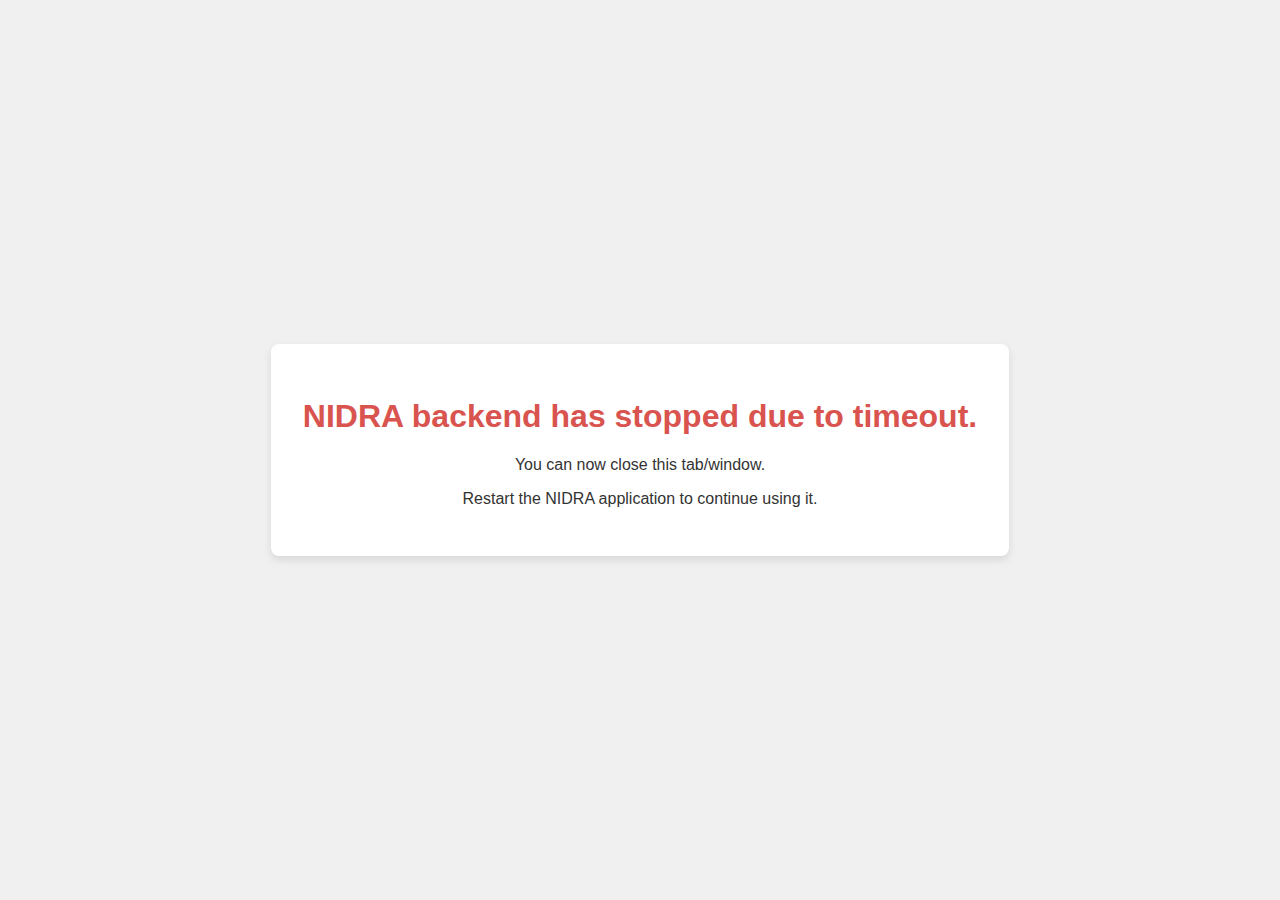
<file: NIDRA/nidra_gui/neutralino/resources/templates/stopped.html>
<!DOCTYPE html>
<html lang="en">
<head>
    <meta charset="UTF-8">
    <meta name="viewport" content="width=device-width, initial-scale=1.0">
    <title>NIDRA Backend Stopped</title>
    <style>
        body {
            font-family: sans-serif;
            background-color: #f0f0f0;
            color: #333;
            display: flex;
            justify-content: center;
            align-items: center;
            height: 100vh;
            margin: 0;
        }
        .container {
            text-align: center;
            padding: 2em;
            border-radius: 8px;
            background-color: #fff;
            box-shadow: 0 4px 8px rgba(0,0,0,0.1);
        }
        h1 {
            color: #d9534f;
        }
    </style>
</head>
<body>
    <div class="container">
        <h1>NIDRA backend has stopped due to timeout.</h1>
        <p>You can now close this tab/window.</p>
        <p>Restart the NIDRA application to continue using it.</p>
    </div>
</body>
</html>
</file>
<file: docs/style.css>
/* style.css */
:root {
    --background-color: #FFFFFF;
    --text-color: #212529;
    --primary-color: #2d2b4e;
    --sidebar-bg: #F8F9FA;
    --border-color: #DEE2E6;
    --code-bg: #E9ECEF;
    --font-family: 'Inter', -apple-system, BlinkMacSystemFont, "Segoe UI", Roboto, "Helvetica Neue", Arial, sans-serif;
}
html { scroll-behavior: smooth; }
body {
    font-family: var(--font-family);
    line-height: 1.6;
    color: var(--text-color);
    background-color: var(--background-color);
    margin: 0;
    font-size: 18px;
}
.sidebar {
    width: 240px;
    position: fixed;
    top: 0;
    left: 0;
    height: 100%;
    background-color: var(--sidebar-bg);
    border-right: 1px solid var(--border-color);
    padding: 2rem;
    box-sizing: border-box;
    overflow-y: auto;
}
.sidebar-header {
    margin-bottom: 1rem;
    border-bottom: 1px solid var(--border-color);
    padding-bottom: 1rem;
}
.sidebar-header h1 {
    margin: 0;
    font-size: 1.8rem;
    color: var(--text-color);
}
.sidebar-header span {
    font-size: 0.9rem;
    color: #6C757D;
}
.sidebar-logo {
    display: block;
    margin: -0.5rem auto 0.5rem;
    max-width: 80%;
    mix-blend-mode: multiply;
}
.sidebar ul {
    list-style: none;
    padding: 0;
    margin: 0;
}
.sidebar ul li a {
    display: block;
    padding: 0.1rem 0;
    color: #495057;
    text-decoration: none;
    transition: color 0.2s ease-in-out;
}
.sidebar ul li a:hover { color: var(--primary-color); }
.content {
    margin-left: 240px;
    padding: 2rem 4rem;
}
section {
    padding-top: 2rem;
    margin-bottom: 2rem;
    border-bottom: 1px solid var(--border-color);
}
section:last-child { border-bottom: none; }
h2 {
    font-size: 2rem;
    margin-top: 0;
    padding-bottom: 0.5rem;
    border-bottom: 1px solid var(--border-color);
    color: #2d2b4e;
}
h3 {
    font-size: 1.5rem;
    color: #343A40;
}
p, .content li { margin-bottom: 1rem; }
a {
    color: #184e75;
    text-decoration: none;
    transition: color 0.2s ease-in-out;
}
a:hover {
    color: #0278b3;
    text-decoration: none;
}
code {
    background-color: var(--code-bg);
    padding: 0.2em 0.4em;
    margin: 0;
    font-size: 85%;
    border-radius: 3px;
    font-family: SFMono-Regular, Menlo, Monaco, Consolas, "Liberation Mono", "Courier New", monospace;
}
pre {
    background-color: var(--code-bg);
    border: 1px solid var(--border-color);
    border-radius: 4px;
    padding: 1rem;
    white-space: pre-wrap;
    word-wrap: break-word;
}
pre code {
    background-color: transparent;
    padding: 0;
    font-size: 100%;
}
@media (max-width: 768px) {
    .sidebar {
        display: none;
    }
    .content {
        margin-left: 0;
        padding: 2rem 1.5rem;
    }
}
</file>
